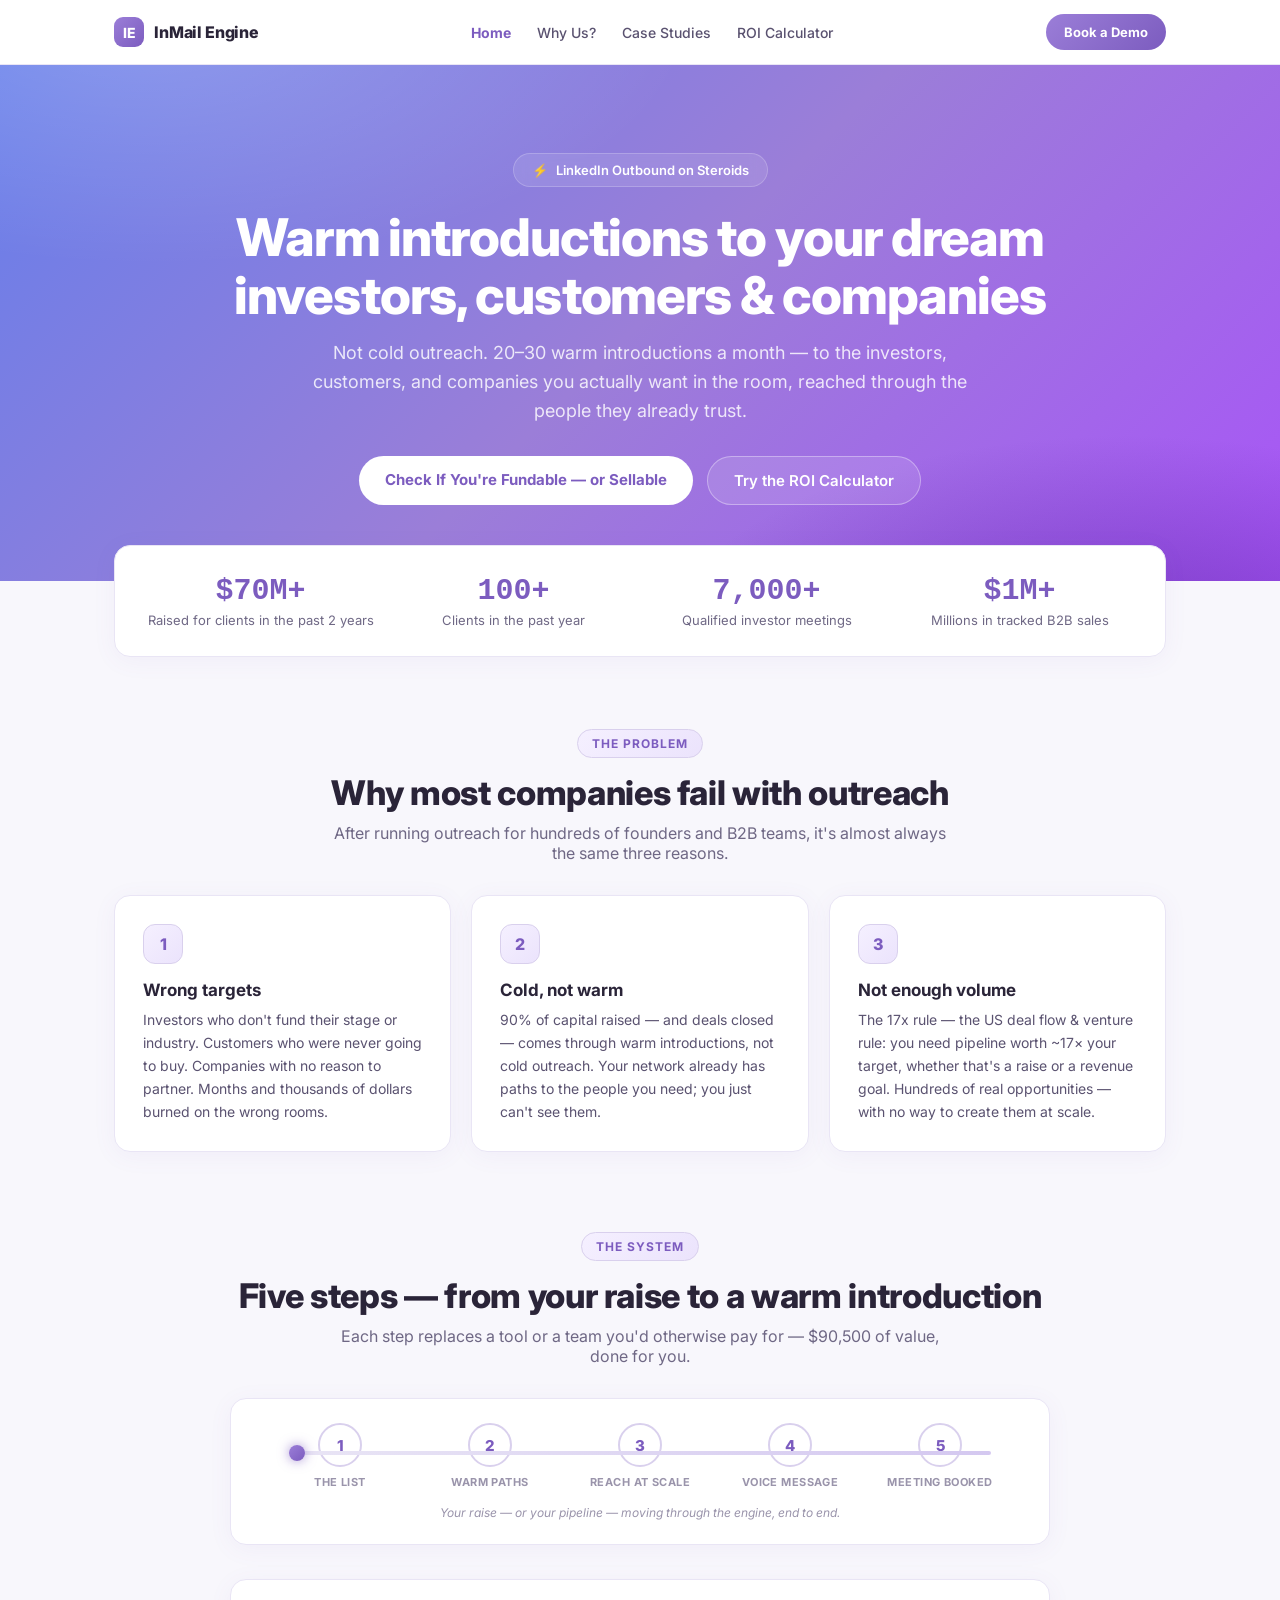
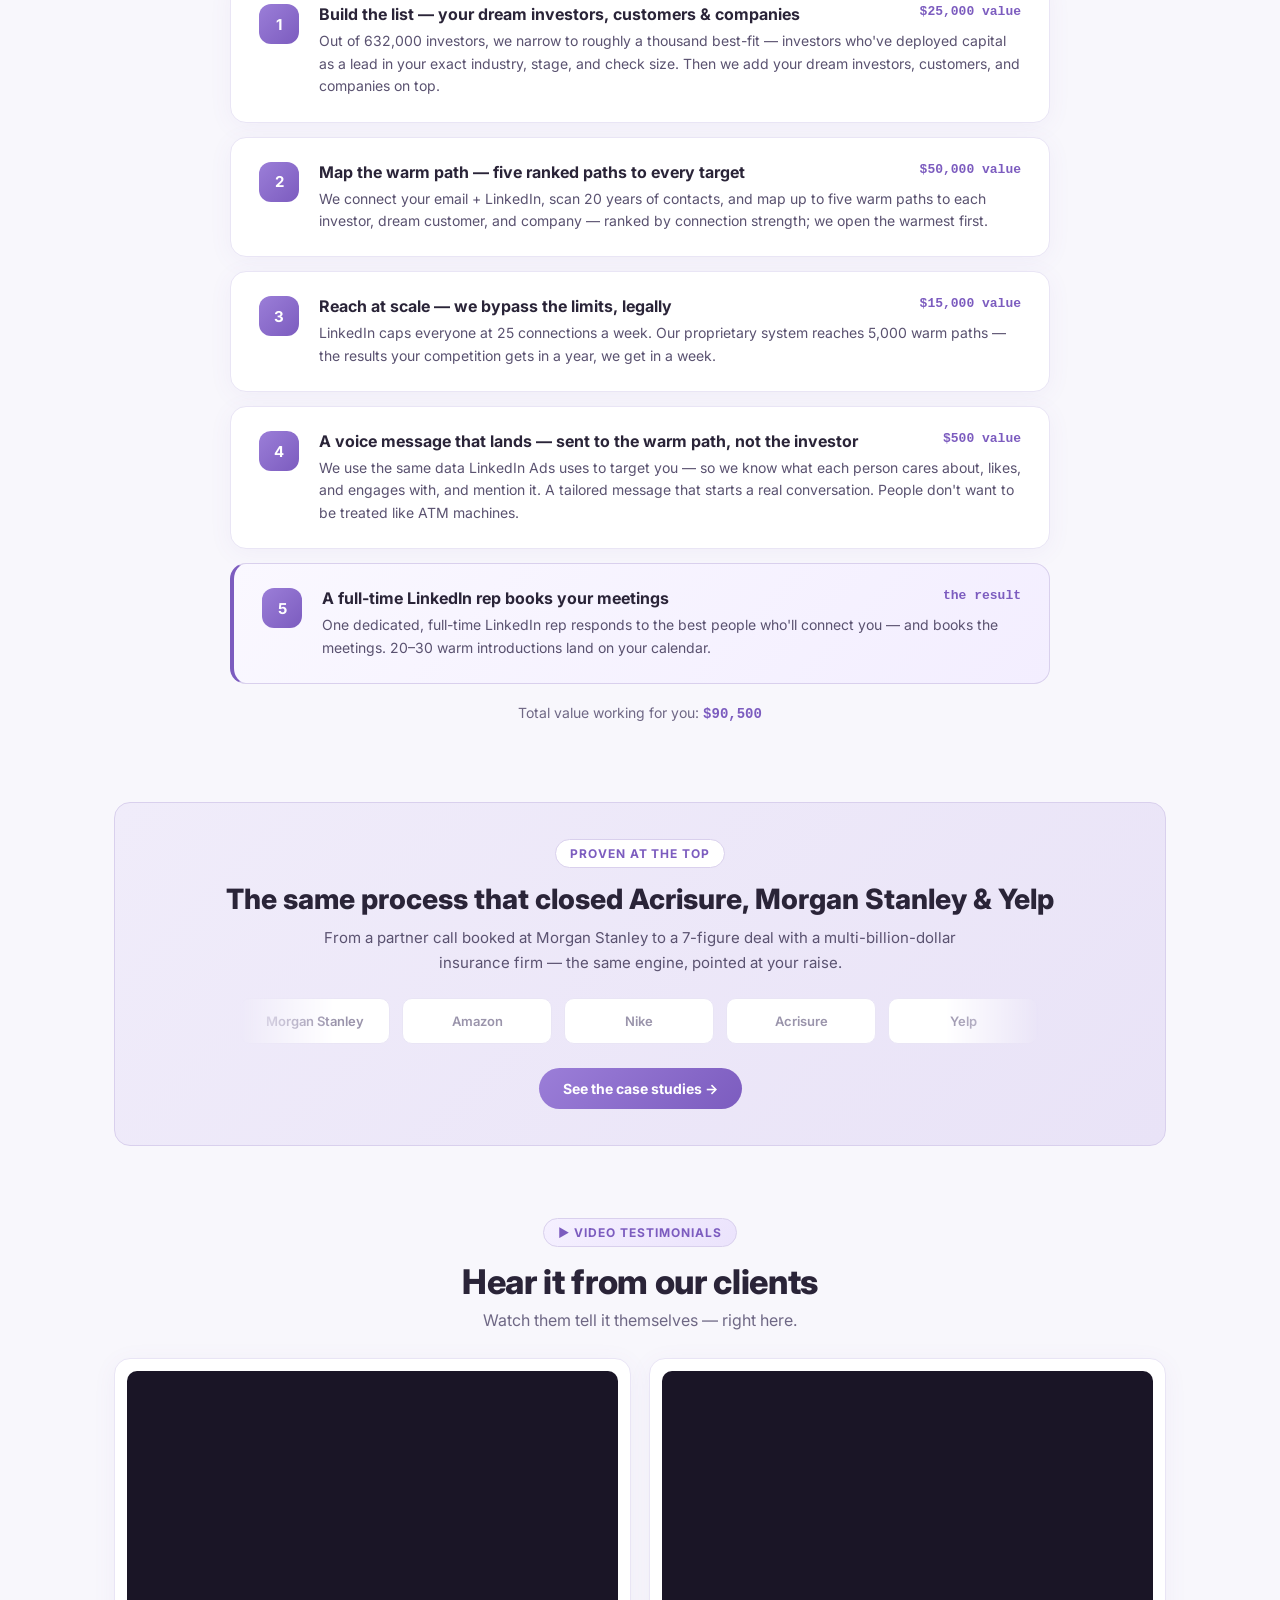
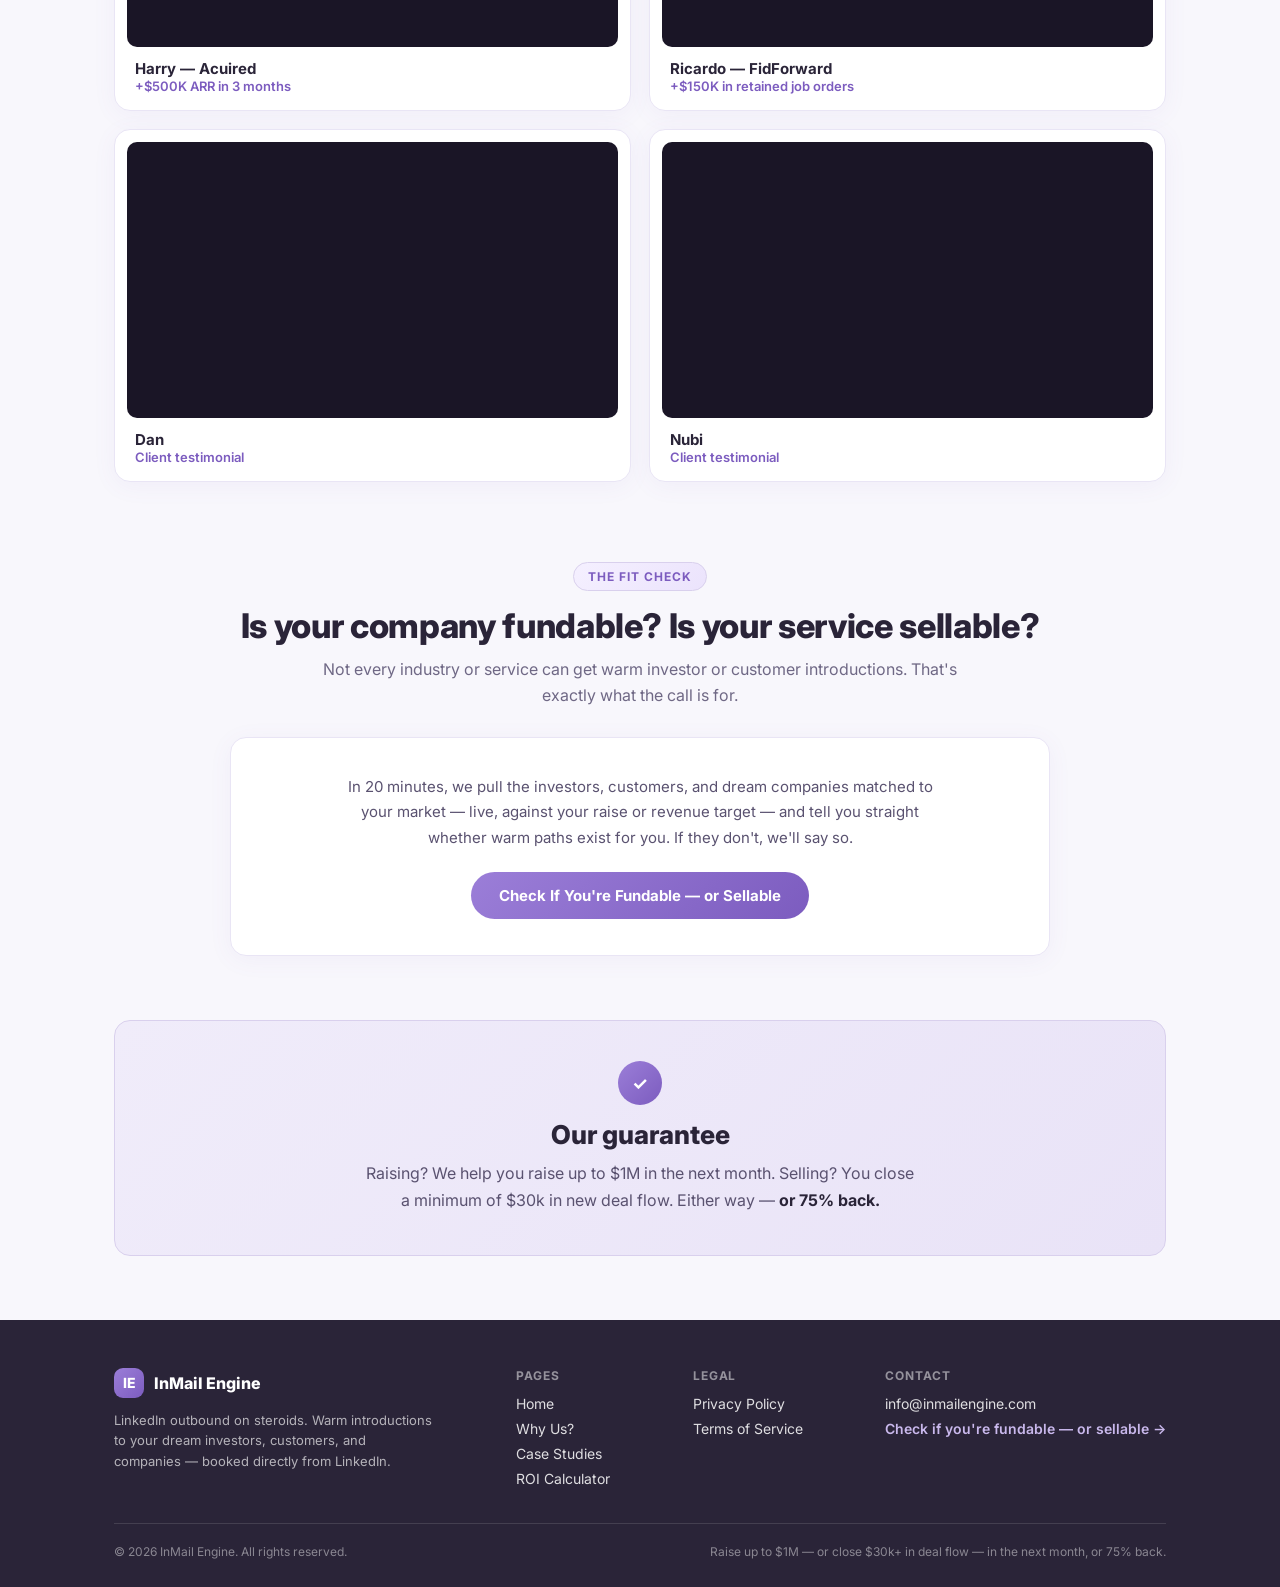
<file: index.html>
<!DOCTYPE html>
<html lang="en">
<head>
<meta charset="utf-8">
<meta name="viewport" content="width=device-width, initial-scale=1">
<title>InMail Engine — Warm Introductions to Your Dream Investors, Customers &amp; Companies</title>
<meta name="description" content="Not cold outreach. 20–30 warm introductions a month — to the investors, customers, and companies you actually want in the room, reached through the people they already trust.">
<link rel="preconnect" href="https://fonts.googleapis.com">
<link rel="preconnect" href="https://fonts.gstatic.com" crossorigin>
<link href="https://fonts.googleapis.com/css2?family=Inter:wght@300;400;500;600;700;800&display=swap" rel="stylesheet">
<link rel="stylesheet" href="/assets/site.css">
<style>
  @media (max-width: 640px) { .ie-hero-h1 { font-size: 32px !important; } }
</style>
</head>
<body>

<!-- NAV -->
<nav class="ie-nav">
  <div class="ie-nav-inner">
    <a href="/" class="ie-logo">
      <span class="ie-logo-mark">IE</span>
      <span style="font-weight: 800; font-size: 16px; letter-spacing: -0.01em">InMail Engine</span>
    </a>
    <div class="ie-nav-links">
      <a href="/" class="ie-nav-link active">Home</a>
      <a href="/why-us" class="ie-nav-link">Why Us?</a>
      <a href="/case-studies" class="ie-nav-link">Case Studies</a>
      <a href="/calculator" class="ie-nav-link">ROI Calculator</a>
    </div>
    <a href="https://calendly.com/inmailengine/funding-fit-audit-with-hezekiah" target="_blank" rel="noopener" class="ie-btn-nav">Book a Demo</a>
  </div>
</nav>

<!-- HERO -->
<div style="background: radial-gradient(900px 420px at 12% -10%, rgba(255,255,255,0.22), transparent 60%), radial-gradient(760px 360px at 88% 115%, rgba(76,29,149,0.5), transparent 62%), linear-gradient(135deg, #667eea 0%, #9b7ed8 50%, #a855f7 100%); color: #ffffff; text-align: center; padding: 88px 24px 76px">
  <div style="display: inline-flex; align-items: center; gap: 8px; background: rgba(255,255,255,0.1); border: 1px solid rgba(255,255,255,0.2); backdrop-filter: blur(8px); border-radius: 999px; padding: 8px 18px; font-size: 13px; font-weight: 600">
    <span>&#9889;</span><span>LinkedIn Outbound on Steroids</span>
  </div>
  <h1 class="ie-hero-h1" style="font-size: 52px; font-weight: 800; margin: 22px auto 14px; letter-spacing: -0.02em; max-width: 820px; line-height: 1.12">Warm introductions to your dream investors, customers &amp; companies</h1>
  <p style="color: rgba(255,255,255,0.82); font-size: 18px; max-width: 680px; margin: 0 auto 30px; line-height: 1.6">Not cold outreach. 20–30 warm introductions a month — to the investors, customers, and companies you actually want in the room, reached through the people they already trust.</p>
  <div style="display: flex; gap: 14px; justify-content: center; flex-wrap: wrap">
    <a href="https://calendly.com/inmailengine/funding-fit-audit-with-hezekiah" target="_blank" rel="noopener" class="ie-btn-hero-primary">Check If You're Fundable — or Sellable</a>
    <a href="/calculator" class="ie-btn-hero-secondary">Try the ROI Calculator</a>
  </div>
</div>

<!-- STATS STRIP -->
<div style="max-width: 1100px; margin: -36px auto 0; padding: 0 24px; position: relative">
  <div class="ie-grid3 ie-card" style="padding: 28px; display: grid; grid-template-columns: repeat(4, 1fr); gap: 18px; text-align: center">
    <div>
      <div class="ie-count" data-val="70" data-prefix="$" data-suffix="M+" style="font-size: 30px; font-weight: 800; color: #7c5cbf; font-family: 'SF Mono', Monaco, monospace">$70M+</div>
      <div style="font-size: 13px; color: #6f6885; margin-top: 4px">Raised for clients in the past 2 years</div>
    </div>
    <div>
      <div class="ie-count" data-val="100" data-suffix="+" style="font-size: 30px; font-weight: 800; color: #7c5cbf; font-family: 'SF Mono', Monaco, monospace">100+</div>
      <div style="font-size: 13px; color: #6f6885; margin-top: 4px">Clients in the past year</div>
    </div>
    <div>
      <div class="ie-count" data-val="7000" data-suffix="+" style="font-size: 30px; font-weight: 800; color: #7c5cbf; font-family: 'SF Mono', Monaco, monospace">7,000+</div>
      <div style="font-size: 13px; color: #6f6885; margin-top: 4px">Qualified investor meetings</div>
    </div>
    <div>
      <div class="ie-count" data-val="1" data-prefix="$" data-suffix="M+" style="font-size: 30px; font-weight: 800; color: #7c5cbf; font-family: 'SF Mono', Monaco, monospace">$1M+</div>
      <div style="font-size: 13px; color: #6f6885; margin-top: 4px">Millions in tracked B2B sales</div>
    </div>
  </div>
</div>

<div style="max-width: 1100px; margin: 0 auto; padding: 0 24px">

  <!-- PROBLEM -->
  <div class="ie-reveal" style="text-align: center; margin: 72px 0 32px">
    <div style="display: inline-flex; align-items: center; gap: 6px; background: linear-gradient(135deg, #f5f0ff, #ebe3fc); border: 1px solid #d9d0ed; color: #7c5cbf; border-radius: 999px; padding: 6px 14px; font-size: 12px; font-weight: 700; letter-spacing: 0.08em">THE PROBLEM</div>
    <h2 style="font-size: 34px; font-weight: 800; margin: 14px 0 10px; letter-spacing: -0.01em">Why most companies fail with outreach</h2>
    <p style="color: #6f6885; font-size: 16px; margin: 0 auto; max-width: 620px">After running outreach for hundreds of founders and B2B teams, it's almost always the same three reasons.</p>
  </div>
  <div class="ie-grid3 ie-reveal" style="display: grid; grid-template-columns: repeat(3, 1fr); gap: 20px">
    <div class="ie-card ie-card-lift" style="padding: 28px">
      <div style="width: 40px; height: 40px; border-radius: 12px; background: linear-gradient(135deg, #f5f0ff, #ebe3fc); border: 1px solid #d9d0ed; color: #7c5cbf; display: flex; align-items: center; justify-content: center; font-weight: 800; font-size: 16px; margin-bottom: 16px">1</div>
      <div style="font-weight: 700; font-size: 17px; margin-bottom: 8px">Wrong targets</div>
      <div style="font-size: 14px; color: #5a5270; line-height: 1.65">Investors who don't fund their stage or industry. Customers who were never going to buy. Companies with no reason to partner. Months and thousands of dollars burned on the wrong rooms.</div>
    </div>
    <div class="ie-card ie-card-lift" style="padding: 28px">
      <div style="width: 40px; height: 40px; border-radius: 12px; background: linear-gradient(135deg, #f5f0ff, #ebe3fc); border: 1px solid #d9d0ed; color: #7c5cbf; display: flex; align-items: center; justify-content: center; font-weight: 800; font-size: 16px; margin-bottom: 16px">2</div>
      <div style="font-weight: 700; font-size: 17px; margin-bottom: 8px">Cold, not warm</div>
      <div style="font-size: 14px; color: #5a5270; line-height: 1.65">90% of capital raised — and deals closed — comes through warm introductions, not cold outreach. Your network already has paths to the people you need; you just can't see them.</div>
    </div>
    <div class="ie-card ie-card-lift" style="padding: 28px">
      <div style="width: 40px; height: 40px; border-radius: 12px; background: linear-gradient(135deg, #f5f0ff, #ebe3fc); border: 1px solid #d9d0ed; color: #7c5cbf; display: flex; align-items: center; justify-content: center; font-weight: 800; font-size: 16px; margin-bottom: 16px">3</div>
      <div style="font-weight: 700; font-size: 17px; margin-bottom: 8px">Not enough volume</div>
      <div style="font-size: 14px; color: #5a5270; line-height: 1.65">The 17x rule — the US deal flow &amp; venture rule: you need pipeline worth ~17× your target, whether that's a raise or a revenue goal. Hundreds of real opportunities — with no way to create them at scale.</div>
    </div>
  </div>

  <!-- SYSTEM -->
  <div class="ie-reveal" style="text-align: center; margin: 80px 0 32px">
    <div style="display: inline-flex; align-items: center; gap: 6px; background: linear-gradient(135deg, #f5f0ff, #ebe3fc); border: 1px solid #d9d0ed; color: #7c5cbf; border-radius: 999px; padding: 6px 14px; font-size: 12px; font-weight: 700; letter-spacing: 0.08em">THE SYSTEM</div>
    <h2 style="font-size: 34px; font-weight: 800; margin: 14px 0 10px; letter-spacing: -0.01em">Five steps — from your raise to a warm introduction</h2>
    <p style="color: #6f6885; font-size: 16px; margin: 0 auto; max-width: 620px">Each step replaces a tool or a team you'd otherwise pay for — $90,500 of value, done for you.</p>
  </div>

  <!-- ANIMATED PIPELINE -->
  <div class="ie-reveal ie-card" style="max-width: 820px; margin: 0 auto 34px; padding: 30px 34px 24px">
    <div style="position: relative; height: 4px; background: linear-gradient(90deg, #e9e5f5, #d4c8f0); border-radius: 2px; margin: 22px 24px 0">
      <div style="position: absolute; top: -6px; width: 16px; height: 16px; border-radius: 50%; background: linear-gradient(135deg, #9b7ed8, #7c5cbf); box-shadow: 0 0 12px rgba(124,92,191,0.65); animation: ie-flow 8s linear infinite"></div>
    </div>
    <div style="display: flex; justify-content: space-between; margin-top: -32px">
      <div style="display: flex; flex-direction: column; align-items: center; gap: 8px; width: 20%">
        <div style="width: 44px; height: 44px; border-radius: 50%; background: #ffffff; border: 2px solid #d9d0ed; color: #7c5cbf; display: flex; align-items: center; justify-content: center; font-weight: 800; font-size: 15px; animation: ie-nodeflash 8s linear infinite; animation-delay: 0s">1</div>
        <div style="font-size: 11px; font-weight: 700; color: #9a94ab; text-align: center; letter-spacing: 0.04em; animation: ie-labelflash 8s linear infinite; animation-delay: 0s">THE LIST</div>
      </div>
      <div style="display: flex; flex-direction: column; align-items: center; gap: 8px; width: 20%">
        <div style="width: 44px; height: 44px; border-radius: 50%; background: #ffffff; border: 2px solid #d9d0ed; color: #7c5cbf; display: flex; align-items: center; justify-content: center; font-weight: 800; font-size: 15px; animation: ie-nodeflash 8s linear infinite; animation-delay: 1.85s">2</div>
        <div style="font-size: 11px; font-weight: 700; color: #9a94ab; text-align: center; letter-spacing: 0.04em; animation: ie-labelflash 8s linear infinite; animation-delay: 1.85s">WARM PATHS</div>
      </div>
      <div style="display: flex; flex-direction: column; align-items: center; gap: 8px; width: 20%">
        <div style="width: 44px; height: 44px; border-radius: 50%; background: #ffffff; border: 2px solid #d9d0ed; color: #7c5cbf; display: flex; align-items: center; justify-content: center; font-weight: 800; font-size: 15px; animation: ie-nodeflash 8s linear infinite; animation-delay: 3.75s">3</div>
        <div style="font-size: 11px; font-weight: 700; color: #9a94ab; text-align: center; letter-spacing: 0.04em; animation: ie-labelflash 8s linear infinite; animation-delay: 3.75s">REACH AT SCALE</div>
      </div>
      <div style="display: flex; flex-direction: column; align-items: center; gap: 8px; width: 20%">
        <div style="width: 44px; height: 44px; border-radius: 50%; background: #ffffff; border: 2px solid #d9d0ed; color: #7c5cbf; display: flex; align-items: center; justify-content: center; font-weight: 800; font-size: 15px; animation: ie-nodeflash 8s linear infinite; animation-delay: 5.65s">4</div>
        <div style="font-size: 11px; font-weight: 700; color: #9a94ab; text-align: center; letter-spacing: 0.04em; animation: ie-labelflash 8s linear infinite; animation-delay: 5.65s">VOICE MESSAGE</div>
      </div>
      <div style="display: flex; flex-direction: column; align-items: center; gap: 8px; width: 20%">
        <div style="width: 44px; height: 44px; border-radius: 50%; background: #ffffff; border: 2px solid #d9d0ed; color: #7c5cbf; display: flex; align-items: center; justify-content: center; font-weight: 800; font-size: 15px; animation: ie-nodeflash 8s linear infinite; animation-delay: 7.55s">5</div>
        <div style="font-size: 11px; font-weight: 700; color: #9a94ab; text-align: center; letter-spacing: 0.04em; animation: ie-labelflash 8s linear infinite; animation-delay: 7.55s">MEETING BOOKED</div>
      </div>
    </div>
    <div style="text-align: center; font-size: 12px; color: #9a94ab; font-style: italic; margin-top: 16px">Your raise — or your pipeline — moving through the engine, end to end.</div>
  </div>
  <div style="max-width: 820px; margin: 0 auto; display: flex; flex-direction: column; gap: 14px">
    <div class="ie-reveal ie-card" style="padding: 24px 28px; display: flex; gap: 20px; align-items: flex-start; transition-delay: 0s">
      <div style="flex: 0 0 auto; width: 40px; height: 40px; border-radius: 12px; background: linear-gradient(135deg, #9b7ed8, #7c5cbf); color: #ffffff; display: flex; align-items: center; justify-content: center; font-weight: 700; font-size: 15px">1</div>
      <div style="flex: 1">
        <div style="display: flex; justify-content: space-between; gap: 12px; flex-wrap: wrap">
          <div style="font-weight: 700; font-size: 16px">Build the list — your dream investors, customers &amp; companies</div>
          <div style="font-size: 13px; font-weight: 700; color: #7c5cbf; font-family: 'SF Mono', Monaco, monospace">$25,000 value</div>
        </div>
        <div style="font-size: 14px; color: #5a5270; line-height: 1.6; margin-top: 6px">Out of 632,000 investors, we narrow to roughly a thousand best-fit — investors who've deployed capital as a lead in your exact industry, stage, and check size. Then we add your dream investors, customers, and companies on top.</div>
      </div>
    </div>
    <div class="ie-reveal ie-card" style="padding: 24px 28px; display: flex; gap: 20px; align-items: flex-start; transition-delay: 0.12s">
      <div style="flex: 0 0 auto; width: 40px; height: 40px; border-radius: 12px; background: linear-gradient(135deg, #9b7ed8, #7c5cbf); color: #ffffff; display: flex; align-items: center; justify-content: center; font-weight: 700; font-size: 15px">2</div>
      <div style="flex: 1">
        <div style="display: flex; justify-content: space-between; gap: 12px; flex-wrap: wrap">
          <div style="font-weight: 700; font-size: 16px">Map the warm path — five ranked paths to every target</div>
          <div style="font-size: 13px; font-weight: 700; color: #7c5cbf; font-family: 'SF Mono', Monaco, monospace">$50,000 value</div>
        </div>
        <div style="font-size: 14px; color: #5a5270; line-height: 1.6; margin-top: 6px">We connect your email + LinkedIn, scan 20 years of contacts, and map up to five warm paths to each investor, dream customer, and company — ranked by connection strength; we open the warmest first.</div>
      </div>
    </div>
    <div class="ie-reveal ie-card" style="padding: 24px 28px; display: flex; gap: 20px; align-items: flex-start; transition-delay: 0.24s">
      <div style="flex: 0 0 auto; width: 40px; height: 40px; border-radius: 12px; background: linear-gradient(135deg, #9b7ed8, #7c5cbf); color: #ffffff; display: flex; align-items: center; justify-content: center; font-weight: 700; font-size: 15px">3</div>
      <div style="flex: 1">
        <div style="display: flex; justify-content: space-between; gap: 12px; flex-wrap: wrap">
          <div style="font-weight: 700; font-size: 16px">Reach at scale — we bypass the limits, legally</div>
          <div style="font-size: 13px; font-weight: 700; color: #7c5cbf; font-family: 'SF Mono', Monaco, monospace">$15,000 value</div>
        </div>
        <div style="font-size: 14px; color: #5a5270; line-height: 1.6; margin-top: 6px">LinkedIn caps everyone at 25 connections a week. Our proprietary system reaches 5,000 warm paths — the results your competition gets in a year, we get in a week.</div>
      </div>
    </div>
    <div class="ie-reveal ie-card" style="padding: 24px 28px; display: flex; gap: 20px; align-items: flex-start; transition-delay: 0.36s">
      <div style="flex: 0 0 auto; width: 40px; height: 40px; border-radius: 12px; background: linear-gradient(135deg, #9b7ed8, #7c5cbf); color: #ffffff; display: flex; align-items: center; justify-content: center; font-weight: 700; font-size: 15px">4</div>
      <div style="flex: 1">
        <div style="display: flex; justify-content: space-between; gap: 12px; flex-wrap: wrap">
          <div style="font-weight: 700; font-size: 16px">A voice message that lands — sent to the warm path, not the investor</div>
          <div style="font-size: 13px; font-weight: 700; color: #7c5cbf; font-family: 'SF Mono', Monaco, monospace">$500 value</div>
        </div>
        <div style="font-size: 14px; color: #5a5270; line-height: 1.6; margin-top: 6px">We use the same data LinkedIn Ads uses to target you — so we know what each person cares about, likes, and engages with, and mention it. A tailored message that starts a real conversation. People don't want to be treated like ATM machines.</div>
      </div>
    </div>
    <div class="ie-reveal" style="background: linear-gradient(135deg, #faf8ff, #f3eeff); border: 1px solid #d9d0ed; border-left: 4px solid #7c5cbf; border-radius: 16px; padding: 24px 28px; display: flex; gap: 20px; align-items: flex-start; transition-delay: 0.48s">
      <div style="flex: 0 0 auto; width: 40px; height: 40px; border-radius: 12px; background: linear-gradient(135deg, #9b7ed8, #7c5cbf); color: #ffffff; display: flex; align-items: center; justify-content: center; font-weight: 700; font-size: 15px">5</div>
      <div style="flex: 1">
        <div style="display: flex; justify-content: space-between; gap: 12px; flex-wrap: wrap">
          <div style="font-weight: 700; font-size: 16px">A full-time LinkedIn rep books your meetings</div>
          <div style="font-size: 13px; font-weight: 700; color: #7c5cbf; font-family: 'SF Mono', Monaco, monospace">the result</div>
        </div>
        <div style="font-size: 14px; color: #5a5270; line-height: 1.6; margin-top: 6px">One dedicated, full-time LinkedIn rep responds to the best people who'll connect you — and books the meetings. 20–30 warm introductions land on your calendar.</div>
      </div>
    </div>
    <div style="text-align: center; font-size: 14px; color: #6f6885; padding-top: 6px">Total value working for you: <span style="font-weight: 800; color: #7c5cbf; font-family: 'SF Mono', Monaco, monospace">$90,500</span></div>
  </div>

  <!-- BIG CASE STUDY STRIP -->
  <div class="ie-reveal" style="background: linear-gradient(135deg, #f0ecfa, #e9e3f7); border: 1px solid #d9d0ed; border-radius: 16px; padding: 36px 32px; margin-top: 80px; text-align: center">
    <div style="display: inline-flex; align-items: center; gap: 6px; background: #ffffff; border: 1px solid #d9d0ed; color: #7c5cbf; border-radius: 999px; padding: 6px 14px; font-size: 12px; font-weight: 700; letter-spacing: 0.08em">PROVEN AT THE TOP</div>
    <h2 style="font-size: 28px; font-weight: 800; margin: 14px 0 10px">The same process that closed Acrisure, Morgan Stanley &amp; Yelp</h2>
    <p style="color: #5a5270; font-size: 15px; max-width: 640px; margin: 0 auto 22px; line-height: 1.65">From a partner call booked at Morgan Stanley to a 7-figure deal with a multi-billion-dollar insurance firm — the same engine, pointed at your raise.</p>
    <div style="overflow: hidden; max-width: 800px; margin: 0 auto 24px; mask-image: linear-gradient(90deg, transparent, #000 12%, #000 88%, transparent); -webkit-mask-image: linear-gradient(90deg, transparent, #000 12%, #000 88%, transparent)">
      <div style="display: flex; gap: 12px; width: max-content; animation: ie-marquee 20s linear infinite">
        <div style="min-width: 150px; background: #ffffff; border: 1px solid #e9e5f5; border-radius: 10px; padding: 14px 16px; font-size: 13px; font-weight: 600; color: #9a94ab; text-align: center; white-space: nowrap">Morgan Stanley</div>
        <div style="min-width: 150px; background: #ffffff; border: 1px solid #e9e5f5; border-radius: 10px; padding: 14px 16px; font-size: 13px; font-weight: 600; color: #9a94ab; text-align: center; white-space: nowrap">Amazon</div>
        <div style="min-width: 150px; background: #ffffff; border: 1px solid #e9e5f5; border-radius: 10px; padding: 14px 16px; font-size: 13px; font-weight: 600; color: #9a94ab; text-align: center; white-space: nowrap">Nike</div>
        <div style="min-width: 150px; background: #ffffff; border: 1px solid #e9e5f5; border-radius: 10px; padding: 14px 16px; font-size: 13px; font-weight: 600; color: #9a94ab; text-align: center; white-space: nowrap">Acrisure</div>
        <div style="min-width: 150px; background: #ffffff; border: 1px solid #e9e5f5; border-radius: 10px; padding: 14px 16px; font-size: 13px; font-weight: 600; color: #9a94ab; text-align: center; white-space: nowrap">Yelp</div>
        <div style="min-width: 150px; background: #ffffff; border: 1px solid #e9e5f5; border-radius: 10px; padding: 14px 16px; font-size: 13px; font-weight: 600; color: #9a94ab; text-align: center; white-space: nowrap">Morgan Stanley</div>
        <div style="min-width: 150px; background: #ffffff; border: 1px solid #e9e5f5; border-radius: 10px; padding: 14px 16px; font-size: 13px; font-weight: 600; color: #9a94ab; text-align: center; white-space: nowrap">Amazon</div>
        <div style="min-width: 150px; background: #ffffff; border: 1px solid #e9e5f5; border-radius: 10px; padding: 14px 16px; font-size: 13px; font-weight: 600; color: #9a94ab; text-align: center; white-space: nowrap">Nike</div>
        <div style="min-width: 150px; background: #ffffff; border: 1px solid #e9e5f5; border-radius: 10px; padding: 14px 16px; font-size: 13px; font-weight: 600; color: #9a94ab; text-align: center; white-space: nowrap">Acrisure</div>
        <div style="min-width: 150px; background: #ffffff; border: 1px solid #e9e5f5; border-radius: 10px; padding: 14px 16px; font-size: 13px; font-weight: 600; color: #9a94ab; text-align: center; white-space: nowrap">Yelp</div>
      </div>
    </div>
    <a href="/case-studies" class="ie-btn-gradient" style="font-size: 14px; padding: 12px 24px">See the case studies →</a>
  </div>

  <!-- VIDEO TESTIMONIALS -->
  <div class="ie-reveal" style="text-align: center; margin: 72px 0 28px">
    <div style="display: inline-flex; align-items: center; gap: 6px; background: linear-gradient(135deg, #f5f0ff, #ebe3fc); border: 1px solid #d9d0ed; color: #7c5cbf; border-radius: 999px; padding: 6px 14px; font-size: 12px; font-weight: 700; letter-spacing: 0.08em">&#9654; VIDEO TESTIMONIALS</div>
    <h2 style="font-size: 34px; font-weight: 800; margin: 14px 0 8px; letter-spacing: -0.01em">Hear it from our clients</h2>
    <p style="color: #6f6885; font-size: 16px; margin: 0">Watch them tell it themselves — right here.</p>
  </div>
  <div class="ie-grid2 ie-reveal" style="display: grid; grid-template-columns: 1fr 1fr; gap: 18px">
    <div class="ie-card" style="padding: 12px 12px 16px">
      <div style="position: relative; padding-bottom: 56.25%; height: 0; border-radius: 10px; overflow: hidden; background: #1a1526">
        <iframe src="https://player.vimeo.com/video/1075993790" frameborder="0" allow="autoplay; fullscreen; picture-in-picture" allowfullscreen style="position: absolute; top: 0; left: 0; width: 100%; height: 100%"></iframe>
      </div>
      <div style="padding: 12px 8px 0">
        <div style="font-weight: 700; font-size: 15px">Harry — Acuired</div>
        <div style="font-size: 13px; color: #7c5cbf; font-weight: 600">+$500K ARR in 3 months</div>
      </div>
    </div>
    <div class="ie-card" style="padding: 12px 12px 16px">
      <div style="position: relative; padding-bottom: 56.25%; height: 0; border-radius: 10px; overflow: hidden; background: #1a1526">
        <iframe src="https://player.vimeo.com/video/1149347819" frameborder="0" allow="autoplay; fullscreen; picture-in-picture" allowfullscreen style="position: absolute; top: 0; left: 0; width: 100%; height: 100%"></iframe>
      </div>
      <div style="padding: 12px 8px 0">
        <div style="font-weight: 700; font-size: 15px">Ricardo — FidForward</div>
        <div style="font-size: 13px; color: #7c5cbf; font-weight: 600">+$150K in retained job orders</div>
      </div>
    </div>
    <div class="ie-card" style="padding: 12px 12px 16px">
      <div style="position: relative; padding-bottom: 56.25%; height: 0; border-radius: 10px; overflow: hidden; background: #1a1526">
        <iframe src="https://player.vimeo.com/video/925294931" frameborder="0" allow="autoplay; fullscreen; picture-in-picture" allowfullscreen style="position: absolute; top: 0; left: 0; width: 100%; height: 100%"></iframe>
      </div>
      <div style="padding: 12px 8px 0">
        <div style="font-weight: 700; font-size: 15px">Dan</div>
        <div style="font-size: 13px; color: #7c5cbf; font-weight: 600">Client testimonial</div>
      </div>
    </div>
    <div class="ie-card" style="padding: 12px 12px 16px">
      <div style="position: relative; padding-bottom: 56.25%; height: 0; border-radius: 10px; overflow: hidden; background: #1a1526">
        <iframe src="https://player.vimeo.com/video/1149346822" frameborder="0" allow="autoplay; fullscreen; picture-in-picture" allowfullscreen style="position: absolute; top: 0; left: 0; width: 100%; height: 100%"></iframe>
      </div>
      <div style="padding: 12px 8px 0">
        <div style="font-weight: 700; font-size: 15px">Nubi</div>
        <div style="font-size: 13px; color: #7c5cbf; font-weight: 600">Client testimonial</div>
      </div>
    </div>
  </div>

  <!-- FIT CHECK -->
  <div class="ie-reveal" style="text-align: center; margin: 80px 0 28px">
    <div style="display: inline-flex; align-items: center; gap: 6px; background: linear-gradient(135deg, #f5f0ff, #ebe3fc); border: 1px solid #d9d0ed; color: #7c5cbf; border-radius: 999px; padding: 6px 14px; font-size: 12px; font-weight: 700; letter-spacing: 0.08em">THE FIT CHECK</div>
    <h2 style="font-size: 34px; font-weight: 800; margin: 14px 0 10px; letter-spacing: -0.01em">Is your company fundable? Is your service sellable?</h2>
    <p style="color: #6f6885; font-size: 16px; margin: 0 auto; max-width: 640px; line-height: 1.65">Not every industry or service can get warm investor or customer introductions. That's exactly what the call is for.</p>
  </div>
  <div class="ie-reveal ie-card" style="padding: 36px 32px; max-width: 820px; margin: 0 auto; text-align: center">
    <p style="font-size: 15px; color: #5a5270; line-height: 1.7; max-width: 620px; margin: 0 auto 22px">In 20 minutes, we pull the investors, customers, and dream companies matched to your market — live, against your raise or revenue target — and tell you straight whether warm paths exist for you. If they don't, we'll say so.</p>
    <a href="https://calendly.com/inmailengine/funding-fit-audit-with-hezekiah" target="_blank" rel="noopener" class="ie-btn-gradient" style="font-size: 15px; padding: 14px 28px">Check If You're Fundable — or Sellable</a>
  </div>

  <!-- GUARANTEE -->
  <div class="ie-reveal" style="background: linear-gradient(135deg, #f0ecfa, #e9e3f7); border: 1px solid #d9d0ed; border-radius: 16px; padding: 40px 32px; margin-top: 64px; text-align: center">
    <div style="width: 44px; height: 44px; border-radius: 50%; background: linear-gradient(135deg, #9b7ed8, #7c5cbf); color: #ffffff; display: flex; align-items: center; justify-content: center; font-size: 18px; font-weight: 700; margin: 0 auto 14px">&#10003;</div>
    <h2 style="font-size: 26px; font-weight: 800; margin: 0 0 10px">Our guarantee</h2>
    <p style="font-size: 16px; color: #5a5270; line-height: 1.7; max-width: 560px; margin: 0 auto">Raising? We help you raise up to $1M in the next month. Selling? You close a minimum of $30k in new deal flow. Either way — <strong style="color: #2a2438">or 75% back.</strong></p>
  </div>
</div>

<!-- FOOTER -->
<footer style="background: #2a2438; color: #ffffff; margin-top: 64px">
  <div style="max-width: 1100px; margin: 0 auto; padding: 48px 24px 28px">
    <div style="display: flex; flex-wrap: wrap; gap: 40px; justify-content: space-between">
      <div style="max-width: 320px">
        <div style="display: flex; align-items: center; gap: 10px; margin-bottom: 12px">
          <span class="ie-logo-mark">IE</span>
          <span style="font-weight: 800; font-size: 16px">InMail Engine</span>
        </div>
        <div style="font-size: 13px; color: rgba(255,255,255,0.65); line-height: 1.6">LinkedIn outbound on steroids. Warm introductions to your dream investors, customers, and companies — booked directly from LinkedIn.</div>
      </div>
      <div>
        <div style="font-size: 12px; font-weight: 700; letter-spacing: 0.08em; color: rgba(255,255,255,0.5); margin-bottom: 12px">PAGES</div>
        <div style="display: flex; flex-direction: column; gap: 8px">
          <a href="/" class="ie-footer-link">Home</a>
          <a href="/why-us" class="ie-footer-link">Why Us?</a>
          <a href="/case-studies" class="ie-footer-link">Case Studies</a>
          <a href="/calculator" class="ie-footer-link">ROI Calculator</a>
        </div>
      </div>
      <div>
        <div style="font-size: 12px; font-weight: 700; letter-spacing: 0.08em; color: rgba(255,255,255,0.5); margin-bottom: 12px">LEGAL</div>
        <div style="display: flex; flex-direction: column; gap: 8px">
          <a href="/privacy-policy" class="ie-footer-link">Privacy Policy</a>
          <a href="/terms-of-service" class="ie-footer-link">Terms of Service</a>
        </div>
      </div>
      <div>
        <div style="font-size: 12px; font-weight: 700; letter-spacing: 0.08em; color: rgba(255,255,255,0.5); margin-bottom: 12px">CONTACT</div>
        <div style="display: flex; flex-direction: column; gap: 8px">
          <a href="mailto:info@inmailengine.com" class="ie-footer-link">info@inmailengine.com</a>
          <a href="https://calendly.com/inmailengine/funding-fit-audit-with-hezekiah" target="_blank" rel="noopener" class="ie-footer-cta">Check if you're fundable — or sellable →</a>
        </div>
      </div>
    </div>
    <div style="border-top: 1px solid rgba(255,255,255,0.12); margin-top: 36px; padding-top: 20px; display: flex; flex-wrap: wrap; gap: 12px; justify-content: space-between; font-size: 12px; color: rgba(255,255,255,0.45)">
      <span>© 2026 InMail Engine. All rights reserved.</span>
      <span>Raise up to $1M — or close $30k+ in deal flow — in the next month, or 75% back.</span>
    </div>
  </div>
</footer>

<script src="/assets/site.js"></script>
</body>
</html>
</file>
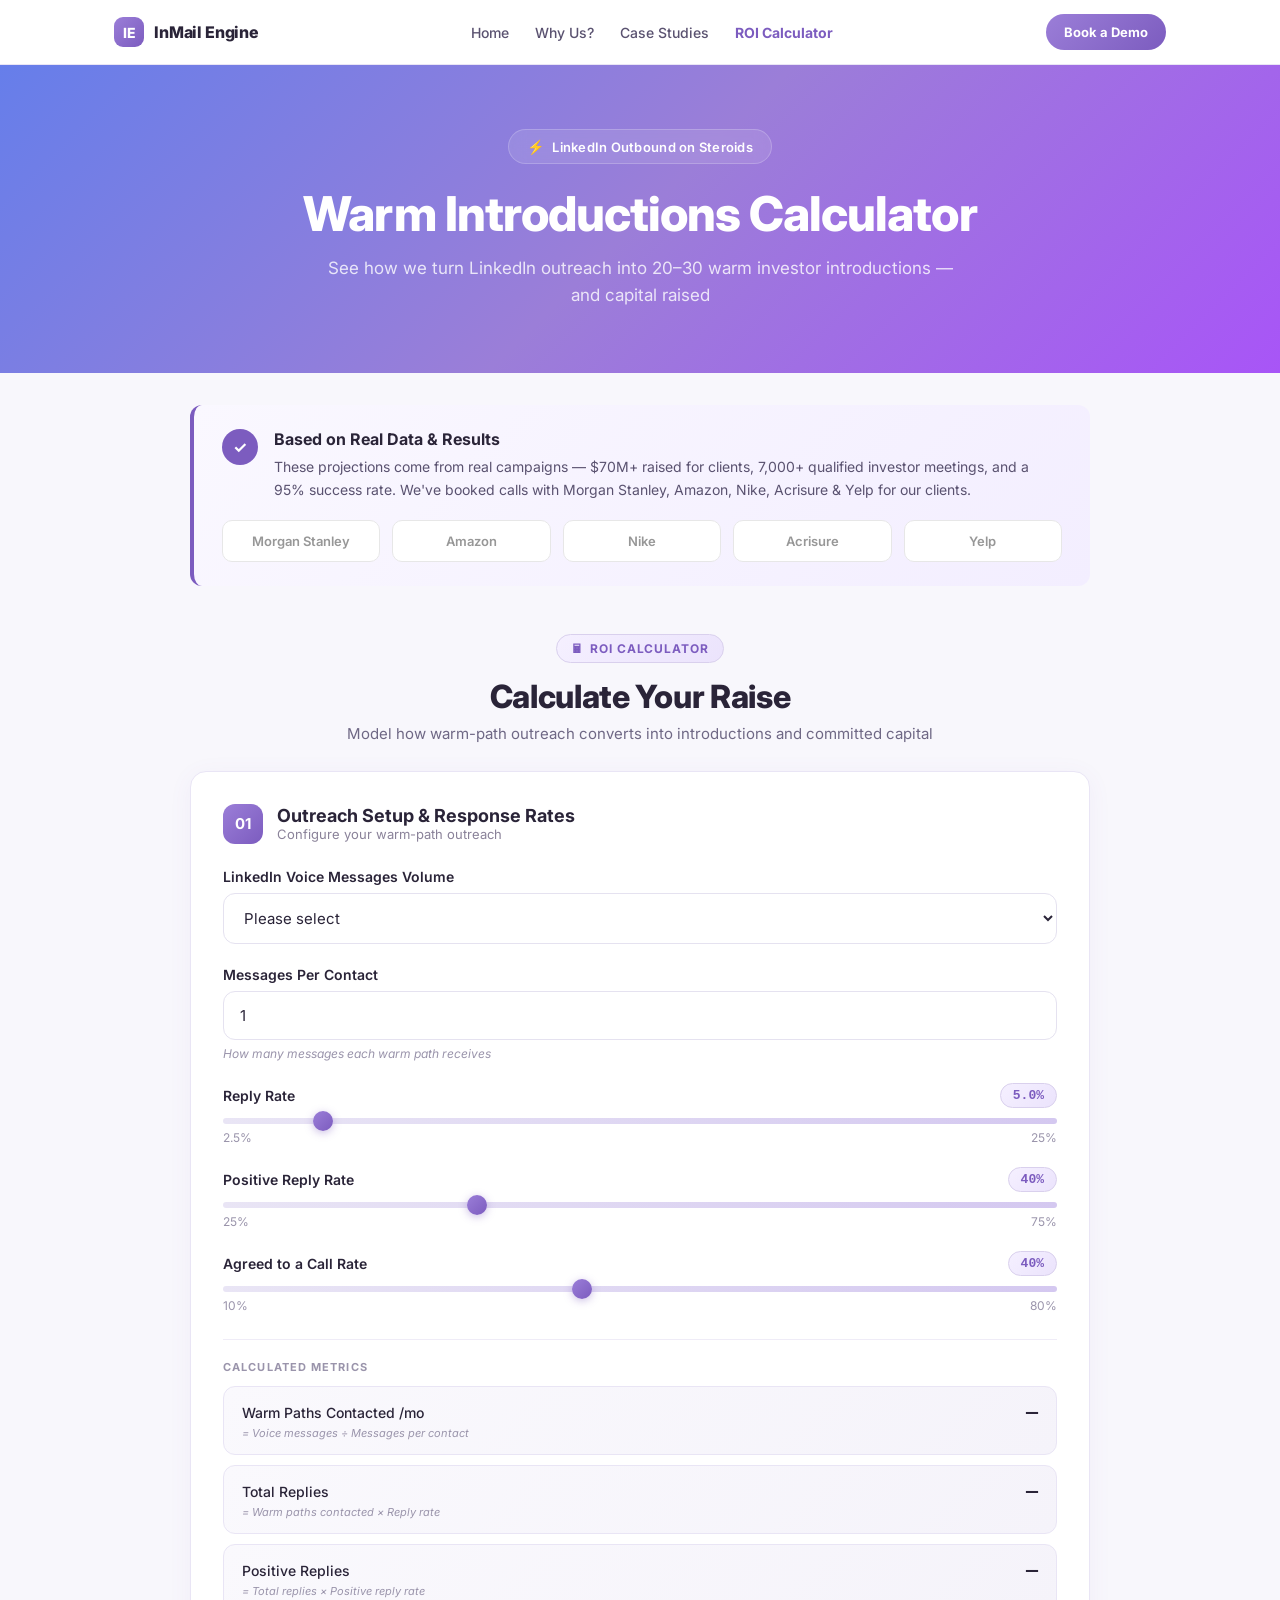
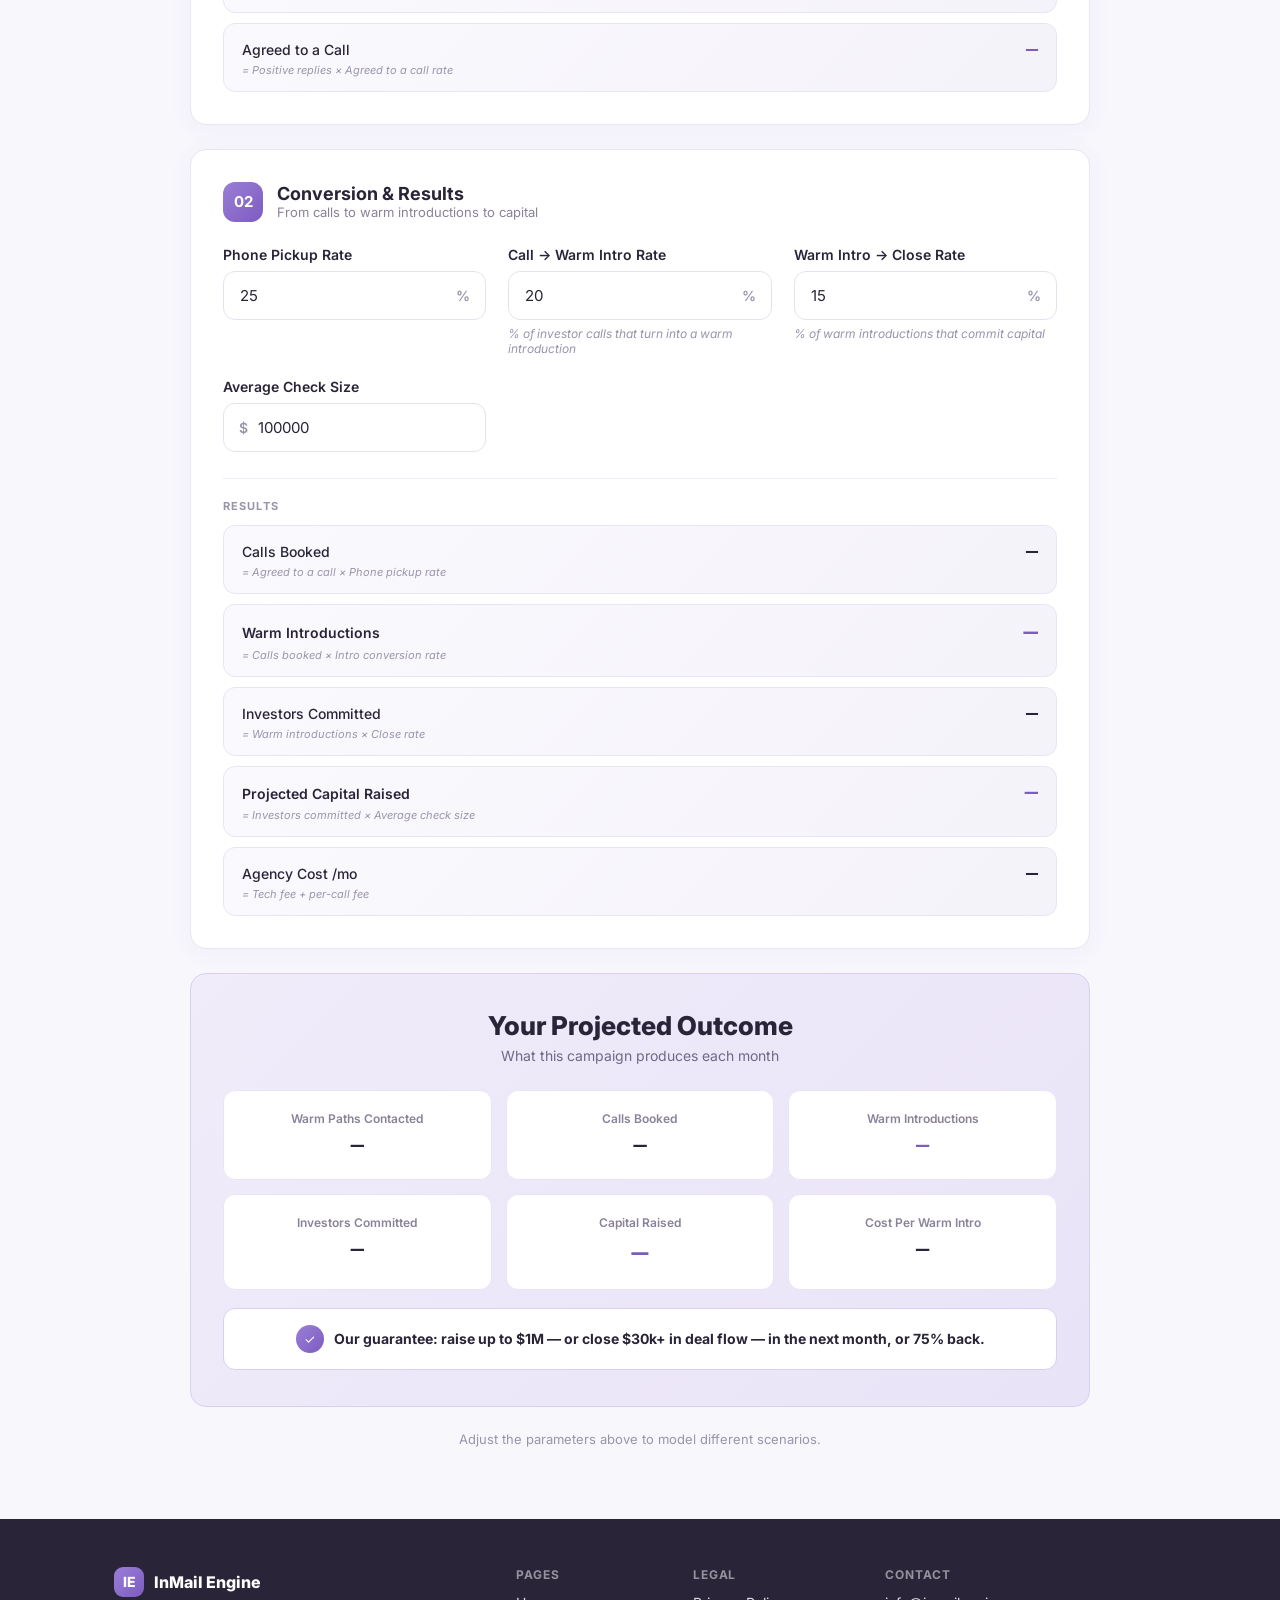
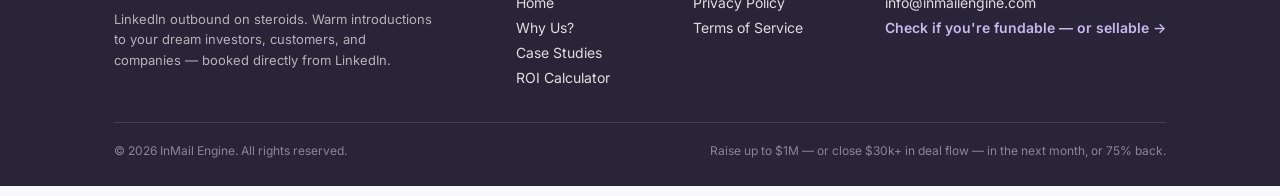
<file: calculator.html>
<!DOCTYPE html>
<html lang="en">
<head>
<meta charset="utf-8">
<meta name="viewport" content="width=device-width, initial-scale=1">
<title>Warm Introductions Calculator — InMail Engine</title>
<meta name="description" content="See how we turn LinkedIn outreach into 20–30 warm investor introductions — and capital raised. Model your raise with real campaign data.">
<link rel="preconnect" href="https://fonts.googleapis.com">
<link rel="preconnect" href="https://fonts.gstatic.com" crossorigin>
<link href="https://fonts.googleapis.com/css2?family=Inter:wght@300;400;500;600;700;800&display=swap" rel="stylesheet">
<link rel="stylesheet" href="/assets/site.css">
<style>
  input[type="range"].wi-slider {
    -webkit-appearance: none; appearance: none; width: 100%; height: 6px; border-radius: 3px;
    background: linear-gradient(90deg, #e9e5f5, #d4c8f0); outline: none; margin: 10px 0 6px;
  }
  input[type="range"].wi-slider::-webkit-slider-thumb {
    -webkit-appearance: none; appearance: none; width: 20px; height: 20px; border-radius: 50%;
    background: linear-gradient(135deg, #9b7ed8, #7c5cbf); cursor: pointer; border: none;
    box-shadow: 0 2px 8px rgba(124,92,191,0.4); transition: transform 0.2s;
  }
  input[type="range"].wi-slider::-webkit-slider-thumb:hover { transform: scale(1.1); }
  input[type="range"].wi-slider::-moz-range-thumb {
    width: 20px; height: 20px; border-radius: 50%;
    background: linear-gradient(135deg, #9b7ed8, #7c5cbf); cursor: pointer; border: none;
    box-shadow: 0 2px 8px rgba(124,92,191,0.4); transition: transform 0.2s;
  }
  input[type="range"].wi-slider::-moz-range-thumb:hover { transform: scale(1.1); }
  .wi-input { width: 100%; background: #ffffff; border: 1px solid #e5e2f0; border-radius: 12px; padding: 14px 16px; font-size: 15px; font-family: 'Inter', sans-serif; color: #2a2438; transition: border-color 0.2s, box-shadow 0.2s; }
  .wi-input:focus { border-color: #9b7ed8 !important; box-shadow: 0 0 0 3px rgba(155,126,216,0.15) !important; outline: none; }
  .wi-metric { background: linear-gradient(135deg, #faf9fd, #f5f3fa); border: 1px solid #e9e5f5; border-radius: 12px; padding: 14px 18px; }
  .wi-pill { background: linear-gradient(135deg, #f5f0ff, #ebe3fc); border: 1px solid #d9d0ed; color: #7c5cbf; border-radius: 999px; padding: 4px 12px; font-size: 13px; font-weight: 700; font-family: 'SF Mono', Monaco, monospace; }
  .wi-summary-cell { background: #ffffff; border: 1px solid #e9e5f5; border-radius: 12px; padding: 20px 14px; text-align: center; transition: transform 0.2s; }
  .wi-summary-cell:hover { transform: translateY(-2px); }
  @media (max-width: 640px) {
    .wi-card { padding: 24px !important; }
    .wi-summary-grid { grid-template-columns: 1fr !important; }
    .wi-logo-strip { flex-wrap: wrap !important; }
  }
</style>
</head>
<body>

<!-- NAV -->
<nav class="ie-nav">
  <div class="ie-nav-inner">
    <a href="/" class="ie-logo">
      <span class="ie-logo-mark">IE</span>
      <span style="font-weight: 800; font-size: 16px; letter-spacing: -0.01em">InMail Engine</span>
    </a>
    <div class="ie-nav-links">
      <a href="/" class="ie-nav-link">Home</a>
      <a href="/why-us" class="ie-nav-link">Why Us?</a>
      <a href="/case-studies" class="ie-nav-link">Case Studies</a>
      <a href="/calculator" class="ie-nav-link active">ROI Calculator</a>
    </div>
    <a href="https://calendly.com/inmailengine/funding-fit-audit-with-hezekiah" target="_blank" rel="noopener" class="ie-btn-nav">Book a Demo</a>
  </div>
</nav>

<!-- HERO -->
<div style="background: linear-gradient(135deg, #667eea 0%, #9b7ed8 50%, #a855f7 100%); color: #ffffff; text-align: center; padding: 64px 24px">
  <div style="display: inline-flex; align-items: center; gap: 8px; background: rgba(255,255,255,0.1); border: 1px solid rgba(255,255,255,0.2); backdrop-filter: blur(8px); border-radius: 999px; padding: 8px 18px; font-size: 13px; font-weight: 600; letter-spacing: 0.02em">
    <span style="font-size: 14px">&#9889;</span>
    <span>LinkedIn Outbound on Steroids</span>
  </div>
  <h1 class="ie-hero-h1" style="font-size: 48px; font-weight: 800; margin: 20px 0 12px; letter-spacing: -0.02em">Warm Introductions Calculator</h1>
  <p style="color: rgba(255,255,255,0.8); font-size: 17px; max-width: 640px; margin: 0 auto; line-height: 1.6">See how we turn LinkedIn outreach into 20–30 warm investor introductions — and capital raised</p>
</div>

<div style="max-width: 1100px; margin: 0 auto; padding: 0 24px">

  <!-- CREDIBILITY BANNER -->
  <div style="background: linear-gradient(135deg, #faf8ff, #f3eeff); border-left: 4px solid #7c5cbf; border-radius: 12px; padding: 24px 28px; margin: 32px auto 0; max-width: 900px">
    <div style="display: flex; gap: 16px; align-items: flex-start">
      <div style="flex: 0 0 auto; width: 36px; height: 36px; border-radius: 50%; background: #7c5cbf; color: #ffffff; display: flex; align-items: center; justify-content: center; font-size: 16px; font-weight: 700">&#10003;</div>
      <div>
        <div style="font-weight: 700; font-size: 16px; margin-bottom: 6px">Based on Real Data &amp; Results</div>
        <div style="font-size: 14px; line-height: 1.65; color: #5a5270">These projections come from real campaigns — $70M+ raised for clients, 7,000+ qualified investor meetings, and a 95% success rate. We've booked calls with Morgan Stanley, Amazon, Nike, Acrisure &amp; Yelp for our clients.</div>
      </div>
    </div>
    <div class="wi-logo-strip" style="display: flex; gap: 12px; margin-top: 18px; justify-content: space-between">
      <div style="flex: 1; min-width: 120px; background: #ffffff; border: 1px solid #e9e5f5; border-radius: 10px; padding: 12px 8px; text-align: center; font-size: 13px; font-weight: 600; color: #9a94ab; filter: grayscale(1)">Morgan Stanley</div>
      <div style="flex: 1; min-width: 120px; background: #ffffff; border: 1px solid #e9e5f5; border-radius: 10px; padding: 12px 8px; text-align: center; font-size: 13px; font-weight: 600; color: #9a94ab; filter: grayscale(1)">Amazon</div>
      <div style="flex: 1; min-width: 120px; background: #ffffff; border: 1px solid #e9e5f5; border-radius: 10px; padding: 12px 8px; text-align: center; font-size: 13px; font-weight: 600; color: #9a94ab; filter: grayscale(1)">Nike</div>
      <div style="flex: 1; min-width: 120px; background: #ffffff; border: 1px solid #e9e5f5; border-radius: 10px; padding: 12px 8px; text-align: center; font-size: 13px; font-weight: 600; color: #9a94ab; filter: grayscale(1)">Acrisure</div>
      <div style="flex: 1; min-width: 120px; background: #ffffff; border: 1px solid #e9e5f5; border-radius: 10px; padding: 12px 8px; text-align: center; font-size: 13px; font-weight: 600; color: #9a94ab; filter: grayscale(1)">Yelp</div>
    </div>
  </div>

  <!-- CALCULATOR HEADER -->
  <div style="text-align: center; margin: 48px 0 28px">
    <div class="ie-badge"><span>&#128425;</span><span>ROI CALCULATOR</span></div>
    <h2 style="font-size: 32px; font-weight: 800; margin: 14px 0 8px; letter-spacing: -0.01em">Calculate Your Raise</h2>
    <p style="color: #6f6885; font-size: 15px; margin: 0">Model how warm-path outreach converts into introductions and committed capital</p>
  </div>

  <div style="max-width: 900px; margin: 0 auto; display: flex; flex-direction: column; gap: 24px">

    <!-- CARD 01 -->
    <div class="wi-card ie-card" style="padding: 32px">
      <div style="display: flex; align-items: center; gap: 14px; margin-bottom: 24px">
        <div style="width: 40px; height: 40px; border-radius: 12px; background: linear-gradient(135deg, #9b7ed8, #7c5cbf); color: #ffffff; display: flex; align-items: center; justify-content: center; font-weight: 700; font-size: 15px">01</div>
        <div>
          <div style="font-weight: 700; font-size: 18px">Outreach Setup &amp; Response Rates</div>
          <div style="font-size: 13px; color: #8a8299">Configure your warm-path outreach</div>
        </div>
      </div>

      <div style="display: flex; flex-direction: column; gap: 22px">
        <div>
          <label style="display: block; font-size: 14px; font-weight: 600; margin-bottom: 8px" for="wi-volume">LinkedIn Voice Messages Volume</label>
          <select class="wi-input" id="wi-volume" style="cursor: pointer">
            <option value="0" selected>Please select</option>
            <option value="10000">10,000 LinkedIn Voice Messages / mo</option>
            <option value="20000">20,000 LinkedIn Voice Messages / mo</option>
            <option value="60000">60,000 LinkedIn Voice Messages / mo</option>
          </select>
        </div>

        <div>
          <label style="display: block; font-size: 14px; font-weight: 600; margin-bottom: 8px" for="wi-mpc">Messages Per Contact</label>
          <input class="wi-input" id="wi-mpc" type="number" min="1" max="10" step="1" value="1">
          <div style="font-size: 12px; color: #9a94ab; font-style: italic; margin-top: 6px">How many messages each warm path receives</div>
        </div>

        <div>
          <div style="display: flex; justify-content: space-between; align-items: center">
            <label style="font-size: 14px; font-weight: 600" for="wi-reply">Reply Rate</label>
            <span class="wi-pill" id="wi-reply-label">5.0%</span>
          </div>
          <input type="range" class="wi-slider" id="wi-reply" min="2.5" max="25" step="0.5" value="5">
          <div style="display: flex; justify-content: space-between; font-size: 12px; color: #9a94ab">
            <span>2.5%</span><span>25%</span>
          </div>
        </div>

        <div>
          <div style="display: flex; justify-content: space-between; align-items: center">
            <label style="font-size: 14px; font-weight: 600" for="wi-posreply">Positive Reply Rate</label>
            <span class="wi-pill" id="wi-posreply-label">40%</span>
          </div>
          <input type="range" class="wi-slider" id="wi-posreply" min="25" max="75" step="1" value="40">
          <div style="display: flex; justify-content: space-between; font-size: 12px; color: #9a94ab">
            <span>25%</span><span>75%</span>
          </div>
        </div>

        <div>
          <div style="display: flex; justify-content: space-between; align-items: center">
            <label style="font-size: 14px; font-weight: 600" for="wi-agreed">Agreed to a Call Rate</label>
            <span class="wi-pill" id="wi-agreed-label">40%</span>
          </div>
          <input type="range" class="wi-slider" id="wi-agreed" min="10" max="80" step="1" value="40">
          <div style="display: flex; justify-content: space-between; font-size: 12px; color: #9a94ab">
            <span>10%</span><span>80%</span>
          </div>
        </div>
      </div>

      <div style="border-top: 1px solid #efecf7; margin-top: 26px; padding-top: 20px">
        <div style="font-size: 11px; font-weight: 700; letter-spacing: 0.1em; color: #9a94ab; margin-bottom: 12px">CALCULATED METRICS</div>
        <div style="display: flex; flex-direction: column; gap: 10px">
          <div class="wi-metric">
            <div style="display: flex; justify-content: space-between; align-items: center; gap: 12px">
              <span style="font-size: 14px; font-weight: 500">Warm Paths Contacted /mo</span>
              <span style="font-family: 'SF Mono', Monaco, monospace; font-size: 20px; font-weight: 700" id="wi-contacted">—</span>
            </div>
            <div style="font-size: 11px; font-style: italic; color: #9a94ab; margin-top: 2px">= Voice messages ÷ Messages per contact</div>
          </div>
          <div class="wi-metric">
            <div style="display: flex; justify-content: space-between; align-items: center; gap: 12px">
              <span style="font-size: 14px; font-weight: 500">Total Replies</span>
              <span style="font-family: 'SF Mono', Monaco, monospace; font-size: 20px; font-weight: 700" id="wi-replies">—</span>
            </div>
            <div style="font-size: 11px; font-style: italic; color: #9a94ab; margin-top: 2px">= Warm paths contacted × Reply rate</div>
          </div>
          <div class="wi-metric">
            <div style="display: flex; justify-content: space-between; align-items: center; gap: 12px">
              <span style="font-size: 14px; font-weight: 500">Positive Replies</span>
              <span style="font-family: 'SF Mono', Monaco, monospace; font-size: 20px; font-weight: 700" id="wi-posreplies">—</span>
            </div>
            <div style="font-size: 11px; font-style: italic; color: #9a94ab; margin-top: 2px">= Total replies × Positive reply rate</div>
          </div>
          <div class="wi-metric">
            <div style="display: flex; justify-content: space-between; align-items: center; gap: 12px">
              <span style="font-size: 14px; font-weight: 500">Agreed to a Call</span>
              <span style="font-family: 'SF Mono', Monaco, monospace; font-size: 20px; font-weight: 700; color: #7c5cbf" id="wi-agreedcount">—</span>
            </div>
            <div style="font-size: 11px; font-style: italic; color: #9a94ab; margin-top: 2px">= Positive replies × Agreed to a call rate</div>
          </div>
        </div>
      </div>
    </div>

    <!-- CARD 02 -->
    <div class="wi-card ie-card" style="padding: 32px">
      <div style="display: flex; align-items: center; gap: 14px; margin-bottom: 24px">
        <div style="width: 40px; height: 40px; border-radius: 12px; background: linear-gradient(135deg, #9b7ed8, #7c5cbf); color: #ffffff; display: flex; align-items: center; justify-content: center; font-weight: 700; font-size: 15px">02</div>
        <div>
          <div style="font-weight: 700; font-size: 18px">Conversion &amp; Results</div>
          <div style="font-size: 13px; color: #8a8299">From calls to warm introductions to capital</div>
        </div>
      </div>

      <div style="display: grid; grid-template-columns: repeat(auto-fit, minmax(240px, 1fr)); gap: 22px">
        <div>
          <label style="display: block; font-size: 14px; font-weight: 600; margin-bottom: 8px" for="wi-pickup">Phone Pickup Rate</label>
          <div style="position: relative">
            <input class="wi-input" id="wi-pickup" type="number" min="0" max="100" step="1" value="25" style="padding-right: 42px">
            <span style="position: absolute; right: 16px; top: 50%; transform: translateY(-50%); color: #9a94ab; font-size: 14px; font-weight: 600; pointer-events: none">%</span>
          </div>
        </div>
        <div>
          <label style="display: block; font-size: 14px; font-weight: 600; margin-bottom: 8px" for="wi-introrate">Call → Warm Intro Rate</label>
          <div style="position: relative">
            <input class="wi-input" id="wi-introrate" type="number" min="0" max="100" step="1" value="20" style="padding-right: 42px">
            <span style="position: absolute; right: 16px; top: 50%; transform: translateY(-50%); color: #9a94ab; font-size: 14px; font-weight: 600; pointer-events: none">%</span>
          </div>
          <div style="font-size: 12px; color: #9a94ab; font-style: italic; margin-top: 6px">% of investor calls that turn into a warm introduction</div>
        </div>
        <div>
          <label style="display: block; font-size: 14px; font-weight: 600; margin-bottom: 8px" for="wi-closerate">Warm Intro → Close Rate</label>
          <div style="position: relative">
            <input class="wi-input" id="wi-closerate" type="number" min="0" max="100" step="1" value="15" style="padding-right: 42px">
            <span style="position: absolute; right: 16px; top: 50%; transform: translateY(-50%); color: #9a94ab; font-size: 14px; font-weight: 600; pointer-events: none">%</span>
          </div>
          <div style="font-size: 12px; color: #9a94ab; font-style: italic; margin-top: 6px">% of warm introductions that commit capital</div>
        </div>
        <div>
          <label style="display: block; font-size: 14px; font-weight: 600; margin-bottom: 8px" for="wi-checksize">Average Check Size</label>
          <div style="position: relative">
            <span style="position: absolute; left: 16px; top: 50%; transform: translateY(-50%); color: #9a94ab; font-size: 14px; font-weight: 600; pointer-events: none">$</span>
            <input class="wi-input" id="wi-checksize" type="number" min="0" step="5000" value="100000" style="padding-left: 34px">
          </div>
        </div>
      </div>

      <div style="border-top: 1px solid #efecf7; margin-top: 26px; padding-top: 20px">
        <div style="font-size: 11px; font-weight: 700; letter-spacing: 0.1em; color: #9a94ab; margin-bottom: 12px">RESULTS</div>
        <div style="display: flex; flex-direction: column; gap: 10px">
          <div class="wi-metric">
            <div style="display: flex; justify-content: space-between; align-items: center; gap: 12px">
              <span style="font-size: 14px; font-weight: 500">Calls Booked</span>
              <span style="font-family: 'SF Mono', Monaco, monospace; font-size: 20px; font-weight: 700" id="wi-callsbooked">—</span>
            </div>
            <div style="font-size: 11px; font-style: italic; color: #9a94ab; margin-top: 2px">= Agreed to a call × Phone pickup rate</div>
          </div>
          <div class="wi-metric">
            <div style="display: flex; justify-content: space-between; align-items: center; gap: 12px">
              <span style="font-size: 14px; font-weight: 600">Warm Introductions</span>
              <span style="font-family: 'SF Mono', Monaco, monospace; font-size: 24px; font-weight: 700; color: #7c5cbf" id="wi-warmintros">—</span>
            </div>
            <div style="font-size: 11px; font-style: italic; color: #9a94ab; margin-top: 2px">= Calls booked × Intro conversion rate</div>
          </div>
          <div class="wi-metric">
            <div style="display: flex; justify-content: space-between; align-items: center; gap: 12px">
              <span style="font-size: 14px; font-weight: 500">Investors Committed</span>
              <span style="font-family: 'SF Mono', Monaco, monospace; font-size: 20px; font-weight: 700" id="wi-committed">—</span>
            </div>
            <div style="font-size: 11px; font-style: italic; color: #9a94ab; margin-top: 2px">= Warm introductions × Close rate</div>
          </div>
          <div class="wi-metric">
            <div style="display: flex; justify-content: space-between; align-items: center; gap: 12px">
              <span style="font-size: 14px; font-weight: 600">Projected Capital Raised</span>
              <span style="font-family: 'SF Mono', Monaco, monospace; font-size: 22px; font-weight: 700; color: #7c5cbf" id="wi-capital">—</span>
            </div>
            <div style="font-size: 11px; font-style: italic; color: #9a94ab; margin-top: 2px">= Investors committed × Average check size</div>
          </div>
          <div class="wi-metric">
            <div style="display: flex; justify-content: space-between; align-items: center; gap: 12px">
              <span style="font-size: 14px; font-weight: 500">Agency Cost /mo</span>
              <span style="font-family: 'SF Mono', Monaco, monospace; font-size: 20px; font-weight: 700" id="wi-agencycost">—</span>
            </div>
            <div style="font-size: 11px; font-style: italic; color: #9a94ab; margin-top: 2px">= Tech fee + per-call fee</div>
          </div>
        </div>
      </div>
    </div>

    <!-- SUMMARY -->
    <div class="wi-card" style="background: linear-gradient(135deg, #f0ecfa, #e9e3f7); border: 1px solid #d9d0ed; border-radius: 16px; padding: 36px 32px">
      <div style="text-align: center; margin-bottom: 26px">
        <h2 style="font-size: 26px; font-weight: 800; margin: 0 0 6px">Your Projected Outcome</h2>
        <p style="color: #6f6885; font-size: 14px; margin: 0">What this campaign produces each month</p>
      </div>
      <div class="wi-summary-grid" style="display: grid; grid-template-columns: repeat(3, 1fr); gap: 14px">
        <div class="wi-summary-cell">
          <div style="font-size: 12px; font-weight: 600; color: #8a8299; margin-bottom: 8px">Warm Paths Contacted</div>
          <div style="font-family: 'SF Mono', Monaco, monospace; font-size: 22px; font-weight: 700" id="wi-s-contacted">—</div>
        </div>
        <div class="wi-summary-cell">
          <div style="font-size: 12px; font-weight: 600; color: #8a8299; margin-bottom: 8px">Calls Booked</div>
          <div style="font-family: 'SF Mono', Monaco, monospace; font-size: 22px; font-weight: 700" id="wi-s-callsbooked">—</div>
        </div>
        <div class="wi-summary-cell">
          <div style="font-size: 12px; font-weight: 600; color: #8a8299; margin-bottom: 8px">Warm Introductions</div>
          <div style="font-family: 'SF Mono', Monaco, monospace; font-size: 22px; font-weight: 700; color: #7c5cbf" id="wi-s-warmintros">—</div>
        </div>
        <div class="wi-summary-cell">
          <div style="font-size: 12px; font-weight: 600; color: #8a8299; margin-bottom: 8px">Investors Committed</div>
          <div style="font-family: 'SF Mono', Monaco, monospace; font-size: 22px; font-weight: 700" id="wi-s-committed">—</div>
        </div>
        <div class="wi-summary-cell">
          <div style="font-size: 12px; font-weight: 600; color: #8a8299; margin-bottom: 8px">Capital Raised</div>
          <div style="font-family: 'SF Mono', Monaco, monospace; font-size: 28px; font-weight: 800; color: #7c5cbf" id="wi-s-capital">—</div>
        </div>
        <div class="wi-summary-cell">
          <div style="font-size: 12px; font-weight: 600; color: #8a8299; margin-bottom: 8px">Cost Per Warm Intro</div>
          <div style="font-family: 'SF Mono', Monaco, monospace; font-size: 22px; font-weight: 700" id="wi-s-costperintro">—</div>
        </div>
      </div>
      <div style="display: flex; align-items: center; justify-content: center; gap: 10px; background: #ffffff; border: 1px solid #d9d0ed; border-radius: 12px; padding: 16px 20px; margin-top: 18px">
        <span style="width: 28px; height: 28px; border-radius: 50%; background: linear-gradient(135deg, #9b7ed8, #7c5cbf); color: #ffffff; display: flex; align-items: center; justify-content: center; font-size: 13px; flex: 0 0 auto">&#10003;</span>
        <span style="font-weight: 700; font-size: 14px; text-align: center">Our guarantee: raise up to $1M — or close $30k+ in deal flow — in the next month, or 75% back.</span>
      </div>
    </div>

    <div style="text-align: center; font-size: 13px; color: #9a94ab; padding-bottom: 8px">Adjust the parameters above to model different scenarios.</div>
  </div>
</div>

<!-- FOOTER -->
<footer style="background: #2a2438; color: #ffffff; margin-top: 64px">
  <div style="max-width: 1100px; margin: 0 auto; padding: 48px 24px 28px">
    <div style="display: flex; flex-wrap: wrap; gap: 40px; justify-content: space-between">
      <div style="max-width: 320px">
        <div style="display: flex; align-items: center; gap: 10px; margin-bottom: 12px">
          <span class="ie-logo-mark">IE</span>
          <span style="font-weight: 800; font-size: 16px">InMail Engine</span>
        </div>
        <div style="font-size: 13px; color: rgba(255,255,255,0.65); line-height: 1.6">LinkedIn outbound on steroids. Warm introductions to your dream investors, customers, and companies — booked directly from LinkedIn.</div>
      </div>
      <div>
        <div style="font-size: 12px; font-weight: 700; letter-spacing: 0.08em; color: rgba(255,255,255,0.5); margin-bottom: 12px">PAGES</div>
        <div style="display: flex; flex-direction: column; gap: 8px">
          <a href="/" class="ie-footer-link">Home</a>
          <a href="/why-us" class="ie-footer-link">Why Us?</a>
          <a href="/case-studies" class="ie-footer-link">Case Studies</a>
          <a href="/calculator" class="ie-footer-link">ROI Calculator</a>
        </div>
      </div>
      <div>
        <div style="font-size: 12px; font-weight: 700; letter-spacing: 0.08em; color: rgba(255,255,255,0.5); margin-bottom: 12px">LEGAL</div>
        <div style="display: flex; flex-direction: column; gap: 8px">
          <a href="/privacy-policy" class="ie-footer-link">Privacy Policy</a>
          <a href="/terms-of-service" class="ie-footer-link">Terms of Service</a>
        </div>
      </div>
      <div>
        <div style="font-size: 12px; font-weight: 700; letter-spacing: 0.08em; color: rgba(255,255,255,0.5); margin-bottom: 12px">CONTACT</div>
        <div style="display: flex; flex-direction: column; gap: 8px">
          <a href="mailto:info@inmailengine.com" class="ie-footer-link">info@inmailengine.com</a>
          <a href="https://calendly.com/inmailengine/funding-fit-audit-with-hezekiah" target="_blank" rel="noopener" class="ie-footer-cta">Check if you're fundable — or sellable →</a>
        </div>
      </div>
    </div>
    <div style="border-top: 1px solid rgba(255,255,255,0.12); margin-top: 36px; padding-top: 20px; display: flex; flex-wrap: wrap; gap: 12px; justify-content: space-between; font-size: 12px; color: rgba(255,255,255,0.45)">
      <span>© 2026 InMail Engine. All rights reserved.</span>
      <span>Raise up to $1M — or close $30k+ in deal flow — in the next month, or 75% back.</span>
    </div>
  </div>
</footer>

<script src="/assets/site.js"></script>
<script>
(function () {
  var PACKAGE_COST = { 10000: 1240, 20000: 2390, 60000: 7240 };
  var PER_CALL_FEE = 300;
  var DASH = '—';

  function $(id) { return document.getElementById(id); }
  function fmtNum(n) { return n.toLocaleString('en-US'); }
  function fmtCur(n) {
    return new Intl.NumberFormat('en-US', { style: 'currency', currency: 'USD', maximumFractionDigits: 0 }).format(n);
  }
  function clampInt(v, min, max) {
    var n = Math.floor(Number(v));
    if (isNaN(n)) return min;
    return Math.min(max, Math.max(min, n));
  }

  function update() {
    var volume = Number($('wi-volume').value);
    var mpc = clampInt($('wi-mpc').value, 1, 10);
    var replyRate = Number($('wi-reply').value);
    var posReplyRate = Number($('wi-posreply').value);
    var agreedRate = Number($('wi-agreed').value);
    var pickupRate = clampInt($('wi-pickup').value, 0, 100);
    var introRate = clampInt($('wi-introrate').value, 0, 100);
    var closeRate = clampInt($('wi-closerate').value, 0, 100);
    var checkSize = Math.max(0, Number($('wi-checksize').value) || 0);

    $('wi-reply-label').textContent = replyRate.toFixed(1) + '%';
    $('wi-posreply-label').textContent = Math.round(posReplyRate) + '%';
    $('wi-agreed-label').textContent = Math.round(agreedRate) + '%';

    var selected = volume > 0;
    var contacted = 0, replies = 0, posReplies = 0, agreed = 0, callsBooked = 0,
        warmIntros = 0, committed = 0, capital = 0, agencyCost = 0;
    var costPerIntro = DASH;

    if (selected) {
      contacted = Math.floor(volume / mpc);
      replies = Math.floor(contacted * replyRate / 100);
      posReplies = Math.floor(replies * posReplyRate / 100);
      agreed = Math.floor(posReplies * agreedRate / 100);
      callsBooked = Math.floor(agreed * pickupRate / 100);
      warmIntros = Math.floor(callsBooked * introRate / 100);
      committed = Math.floor(warmIntros * closeRate / 100);
      capital = committed * checkSize;
      agencyCost = (PACKAGE_COST[volume] || 0) + callsBooked * PER_CALL_FEE;
      costPerIntro = warmIntros > 0 ? fmtCur(agencyCost / warmIntros) : DASH;
    }

    $('wi-contacted').textContent = selected ? fmtNum(contacted) : DASH;
    $('wi-replies').textContent = selected ? fmtNum(replies) : DASH;
    $('wi-posreplies').textContent = selected ? fmtNum(posReplies) : DASH;
    $('wi-agreedcount').textContent = selected ? fmtNum(agreed) : DASH;
    $('wi-callsbooked').textContent = selected ? fmtNum(callsBooked) : DASH;
    $('wi-warmintros').textContent = selected ? fmtNum(warmIntros) : DASH;
    $('wi-committed').textContent = selected ? fmtNum(committed) : DASH;
    $('wi-capital').textContent = selected ? fmtCur(capital) : DASH;
    $('wi-agencycost').textContent = selected ? fmtCur(agencyCost) : DASH;

    $('wi-s-contacted').textContent = selected ? fmtNum(contacted) : DASH;
    $('wi-s-callsbooked').textContent = selected ? fmtNum(callsBooked) : DASH;
    $('wi-s-warmintros').textContent = selected ? fmtNum(warmIntros) : DASH;
    $('wi-s-committed').textContent = selected ? fmtNum(committed) : DASH;
    $('wi-s-capital').textContent = selected ? fmtCur(capital) : DASH;
    $('wi-s-costperintro').textContent = costPerIntro;
  }

  ['wi-volume', 'wi-mpc', 'wi-reply', 'wi-posreply', 'wi-agreed', 'wi-pickup', 'wi-introrate', 'wi-closerate', 'wi-checksize']
    .forEach(function (id) {
      $(id).addEventListener('input', update);
      $(id).addEventListener('change', update);
    });
  update();
})();
</script>
</body>
</html>
</file>
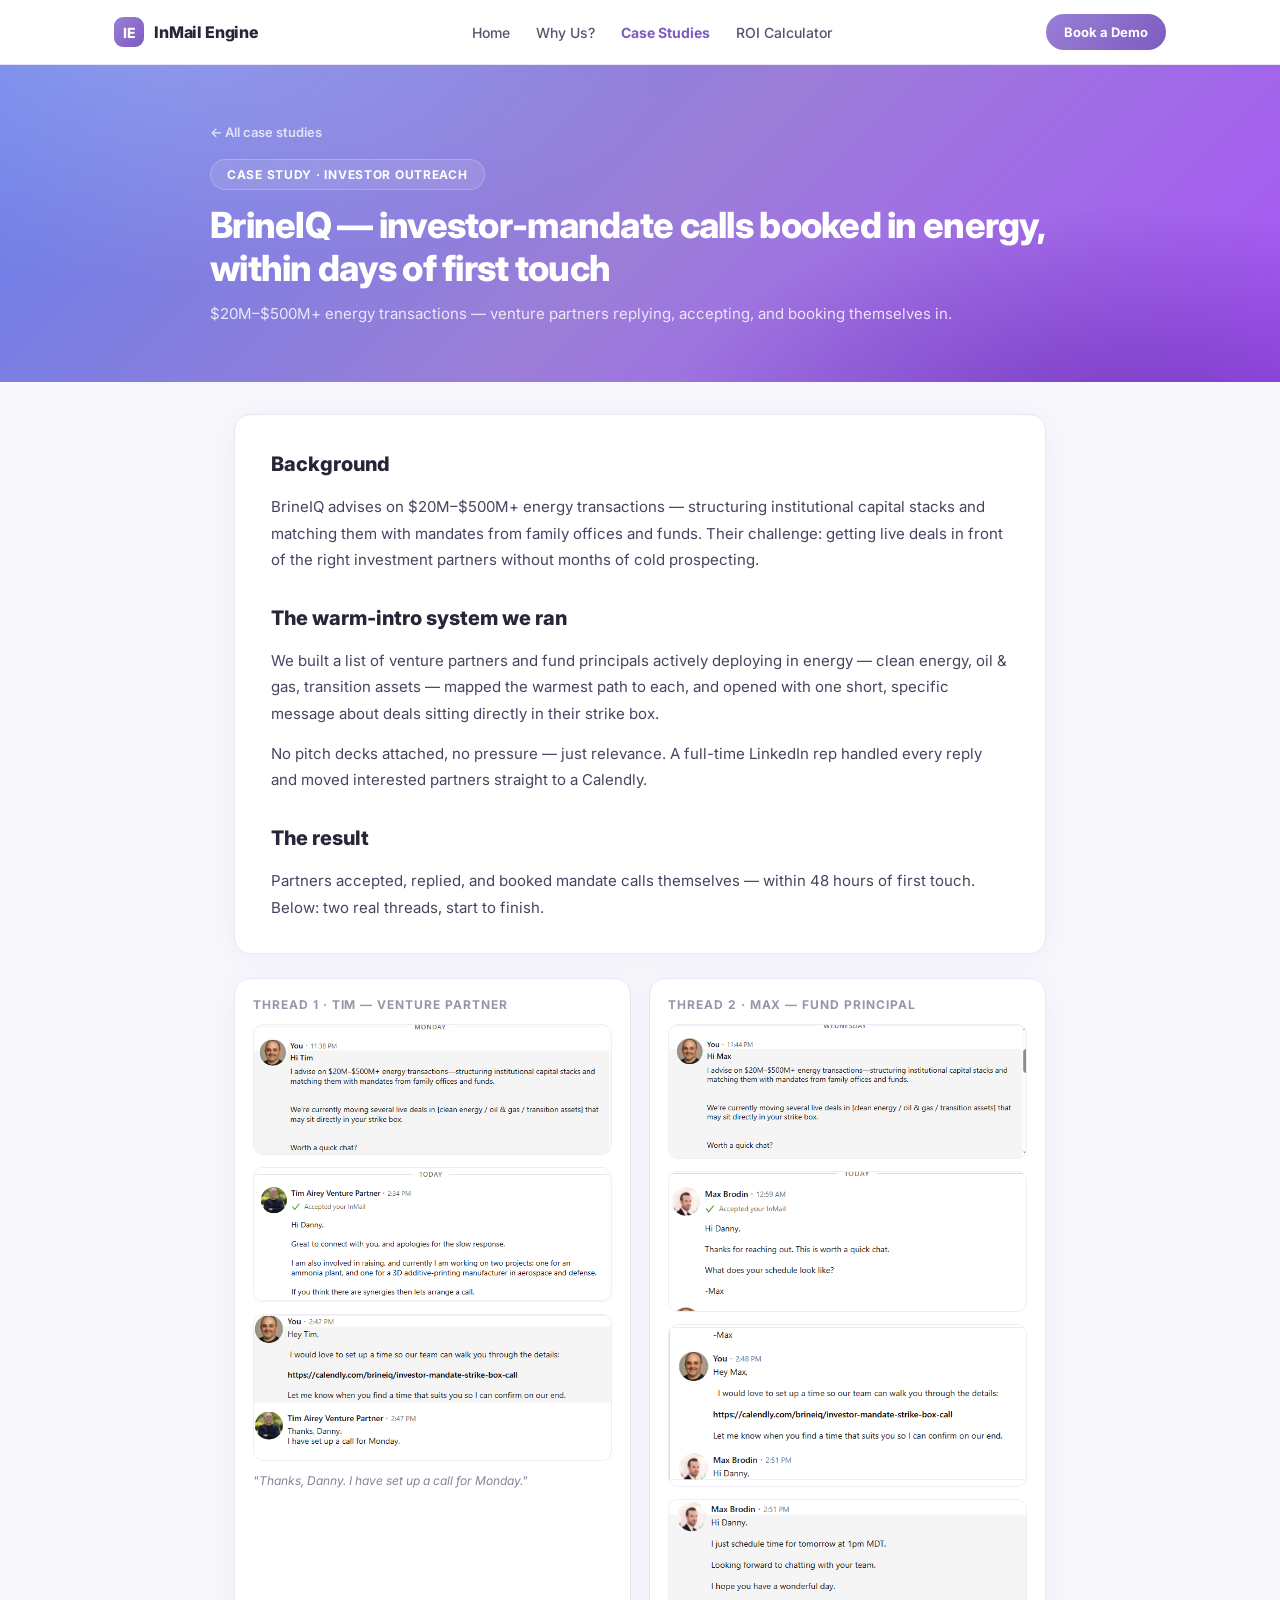
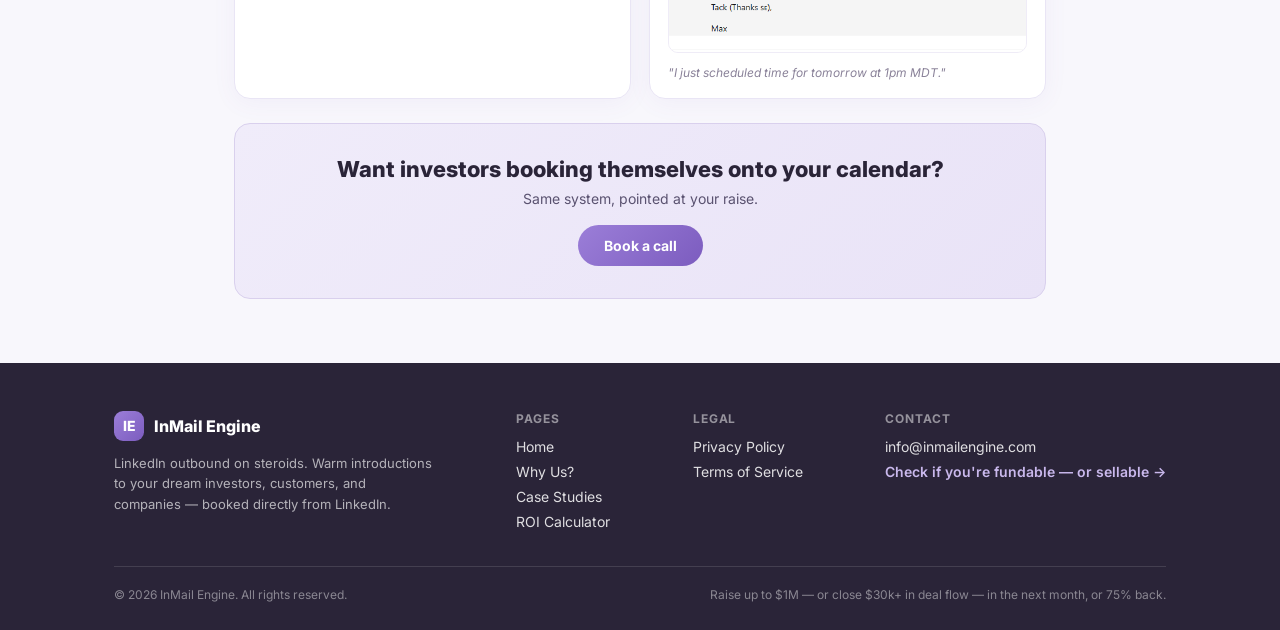
<file: case-brineiq.html>
<!DOCTYPE html>
<html lang="en">
<head>
<meta charset="utf-8">
<meta name="viewport" content="width=device-width, initial-scale=1">
<title>Case Study: BrineIQ — InMail Engine</title>
<meta name="description" content="BrineIQ — investor-mandate calls booked in energy, within days of first touch. $20M–$500M+ energy transactions.">
<link rel="preconnect" href="https://fonts.googleapis.com">
<link rel="preconnect" href="https://fonts.gstatic.com" crossorigin>
<link href="https://fonts.googleapis.com/css2?family=Inter:wght@300;400;500;600;700;800&display=swap" rel="stylesheet">
<link rel="stylesheet" href="/assets/site.css">
<style>
  @media (max-width: 640px) { .ie-hero-h1 { font-size: 28px !important; } }
</style>
</head>
<body>

<!-- NAV -->
<nav class="ie-nav">
  <div class="ie-nav-inner">
    <a href="/" class="ie-logo">
      <span class="ie-logo-mark">IE</span>
      <span style="font-weight: 800; font-size: 16px; letter-spacing: -0.01em">InMail Engine</span>
    </a>
    <div class="ie-nav-links">
      <a href="/" class="ie-nav-link">Home</a>
      <a href="/why-us" class="ie-nav-link">Why Us?</a>
      <a href="/case-studies" class="ie-nav-link active">Case Studies</a>
      <a href="/calculator" class="ie-nav-link">ROI Calculator</a>
    </div>
    <a href="https://calendly.com/inmailengine/funding-fit-audit-with-hezekiah" target="_blank" rel="noopener" class="ie-btn-nav">Book a Demo</a>
  </div>
</nav>

<!-- HERO -->
<div style="background: radial-gradient(900px 420px at 12% -10%, rgba(255,255,255,0.22), transparent 60%), radial-gradient(760px 360px at 88% 115%, rgba(76,29,149,0.5), transparent 62%), linear-gradient(135deg, #667eea 0%, #9b7ed8 50%, #a855f7 100%); color: #ffffff; padding: 56px 24px">
  <div style="max-width: 860px; margin: 0 auto">
    <a href="/case-studies" style="color: rgba(255,255,255,0.75); font-size: 13px; font-weight: 600">← All case studies</a>
    <div style="display: flex; align-items: center; gap: 8px; background: rgba(255,255,255,0.1); border: 1px solid rgba(255,255,255,0.2); border-radius: 999px; padding: 7px 16px; font-size: 12px; font-weight: 700; letter-spacing: 0.06em; margin: 18px 0 0; width: fit-content">CASE STUDY · INVESTOR OUTREACH</div>
    <h1 class="ie-hero-h1" style="font-size: 36px; font-weight: 800; margin: 14px 0 12px; letter-spacing: -0.02em; line-height: 1.2">BrineIQ — investor-mandate calls booked in energy, within days of first touch</h1>
    <p style="color: rgba(255,255,255,0.82); font-size: 15px; margin: 0; line-height: 1.6">$20M–$500M+ energy transactions — venture partners replying, accepting, and booking themselves in.</p>
  </div>
</div>

<div style="max-width: 860px; margin: 0 auto; padding: 0 24px">

  <div class="ie-reveal ie-card" style="padding: 32px 36px; margin-top: 32px; font-size: 15px; color: #4a4360; line-height: 1.75">
    <h2 style="font-size: 20px; font-weight: 800; color: #2a2438; margin: 0 0 12px">Background</h2>
    <p style="margin: 0">BrineIQ advises on $20M–$500M+ energy transactions — structuring institutional capital stacks and matching them with mandates from family offices and funds. Their challenge: getting live deals in front of the right investment partners without months of cold prospecting.</p>

    <h2 style="font-size: 20px; font-weight: 800; color: #2a2438; margin: 28px 0 12px">The warm-intro system we ran</h2>
    <p style="margin: 0 0 14px">We built a list of venture partners and fund principals actively deploying in energy — clean energy, oil &amp; gas, transition assets — mapped the warmest path to each, and opened with one short, specific message about deals sitting directly in their strike box.</p>
    <p style="margin: 0">No pitch decks attached, no pressure — just relevance. A full-time LinkedIn rep handled every reply and moved interested partners straight to a Calendly.</p>

    <h2 style="font-size: 20px; font-weight: 800; color: #2a2438; margin: 28px 0 12px">The result</h2>
    <p style="margin: 0">Partners accepted, replied, and booked mandate calls themselves — within 48 hours of first touch. Below: two real threads, start to finish.</p>
  </div>

  <div class="ie-grid2 ie-reveal" style="display: grid; grid-template-columns: 1fr 1fr; gap: 18px; margin-top: 24px">
    <div class="ie-card" style="padding: 18px; display: flex; flex-direction: column; gap: 12px">
      <div style="font-size: 12px; font-weight: 700; letter-spacing: 0.08em; color: #9a94ab">THREAD 1 · TIM — VENTURE PARTNER</div>
      <img src="/assets/case-studies/brineiq-tim-1.png" alt="First-touch message to Tim" style="width: 100%; border-radius: 10px; display: block; border: 1px solid #efecf7" onerror="this.style.display='none'">
      <img src="/assets/case-studies/brineiq-tim-2.png" alt="Tim accepts the InMail and replies" style="width: 100%; border-radius: 10px; display: block; border: 1px solid #efecf7" onerror="this.style.display='none'">
      <img src="/assets/case-studies/brineiq-tim-3.png" alt="Tim books a call for Monday" style="width: 100%; border-radius: 10px; display: block; border: 1px solid #efecf7" onerror="this.style.display='none'">
      <div style="font-size: 12px; color: #8a8299; font-style: italic">"Thanks, Danny. I have set up a call for Monday."</div>
    </div>
    <div class="ie-card" style="padding: 18px; display: flex; flex-direction: column; gap: 12px">
      <div style="font-size: 12px; font-weight: 700; letter-spacing: 0.08em; color: #9a94ab">THREAD 2 · MAX — FUND PRINCIPAL</div>
      <img src="/assets/case-studies/brineiq-max-1.png" alt="First-touch message to Max" style="width: 100%; border-radius: 10px; display: block; border: 1px solid #efecf7" onerror="this.style.display='none'">
      <img src="/assets/case-studies/brineiq-max-2.png" alt="Max accepts the InMail and replies" style="width: 100%; border-radius: 10px; display: block; border: 1px solid #efecf7" onerror="this.style.display='none'">
      <img src="/assets/case-studies/brineiq-max-3.png" alt="Calendly sent to Max" style="width: 100%; border-radius: 10px; display: block; border: 1px solid #efecf7" onerror="this.style.display='none'">
      <img src="/assets/case-studies/brineiq-max-4.png" alt="Max schedules for 1pm the next day" style="width: 100%; border-radius: 10px; display: block; border: 1px solid #efecf7" onerror="this.style.display='none'">
      <div style="font-size: 12px; color: #8a8299; font-style: italic">"I just scheduled time for tomorrow at 1pm MDT."</div>
    </div>
  </div>

  <div class="ie-reveal" style="background: linear-gradient(135deg, #f0ecfa, #e9e3f7); border: 1px solid #d9d0ed; border-radius: 16px; padding: 32px; margin-top: 24px; text-align: center">
    <h2 style="font-size: 22px; font-weight: 800; margin: 0 0 8px">Want investors booking themselves onto your calendar?</h2>
    <p style="color: #5a5270; font-size: 14px; margin: 0 0 18px">Same system, pointed at your raise.</p>
    <a href="https://calendly.com/inmailengine/funding-fit-audit-with-hezekiah" target="_blank" rel="noopener" class="ie-btn-gradient" style="font-size: 14px; padding: 12px 26px">Book a call</a>
  </div>
</div>

<!-- FOOTER -->
<footer style="background: #2a2438; color: #ffffff; margin-top: 64px">
  <div style="max-width: 1100px; margin: 0 auto; padding: 48px 24px 28px">
    <div style="display: flex; flex-wrap: wrap; gap: 40px; justify-content: space-between">
      <div style="max-width: 320px">
        <div style="display: flex; align-items: center; gap: 10px; margin-bottom: 12px">
          <span class="ie-logo-mark">IE</span>
          <span style="font-weight: 800; font-size: 16px">InMail Engine</span>
        </div>
        <div style="font-size: 13px; color: rgba(255,255,255,0.65); line-height: 1.6">LinkedIn outbound on steroids. Warm introductions to your dream investors, customers, and companies — booked directly from LinkedIn.</div>
      </div>
      <div>
        <div style="font-size: 12px; font-weight: 700; letter-spacing: 0.08em; color: rgba(255,255,255,0.5); margin-bottom: 12px">PAGES</div>
        <div style="display: flex; flex-direction: column; gap: 8px">
          <a href="/" class="ie-footer-link">Home</a>
          <a href="/why-us" class="ie-footer-link">Why Us?</a>
          <a href="/case-studies" class="ie-footer-link">Case Studies</a>
          <a href="/calculator" class="ie-footer-link">ROI Calculator</a>
        </div>
      </div>
      <div>
        <div style="font-size: 12px; font-weight: 700; letter-spacing: 0.08em; color: rgba(255,255,255,0.5); margin-bottom: 12px">LEGAL</div>
        <div style="display: flex; flex-direction: column; gap: 8px">
          <a href="/privacy-policy" class="ie-footer-link">Privacy Policy</a>
          <a href="/terms-of-service" class="ie-footer-link">Terms of Service</a>
        </div>
      </div>
      <div>
        <div style="font-size: 12px; font-weight: 700; letter-spacing: 0.08em; color: rgba(255,255,255,0.5); margin-bottom: 12px">CONTACT</div>
        <div style="display: flex; flex-direction: column; gap: 8px">
          <a href="mailto:info@inmailengine.com" class="ie-footer-link">info@inmailengine.com</a>
          <a href="https://calendly.com/inmailengine/funding-fit-audit-with-hezekiah" target="_blank" rel="noopener" class="ie-footer-cta">Check if you're fundable — or sellable →</a>
        </div>
      </div>
    </div>
    <div style="border-top: 1px solid rgba(255,255,255,0.12); margin-top: 36px; padding-top: 20px; display: flex; flex-wrap: wrap; gap: 12px; justify-content: space-between; font-size: 12px; color: rgba(255,255,255,0.45)">
      <span>© 2026 InMail Engine. All rights reserved.</span>
      <span>Raise up to $1M — or close $30k+ in deal flow — in the next month, or 75% back.</span>
    </div>
  </div>
</footer>

<script src="/assets/site.js"></script>
</body>
</html>
</file>
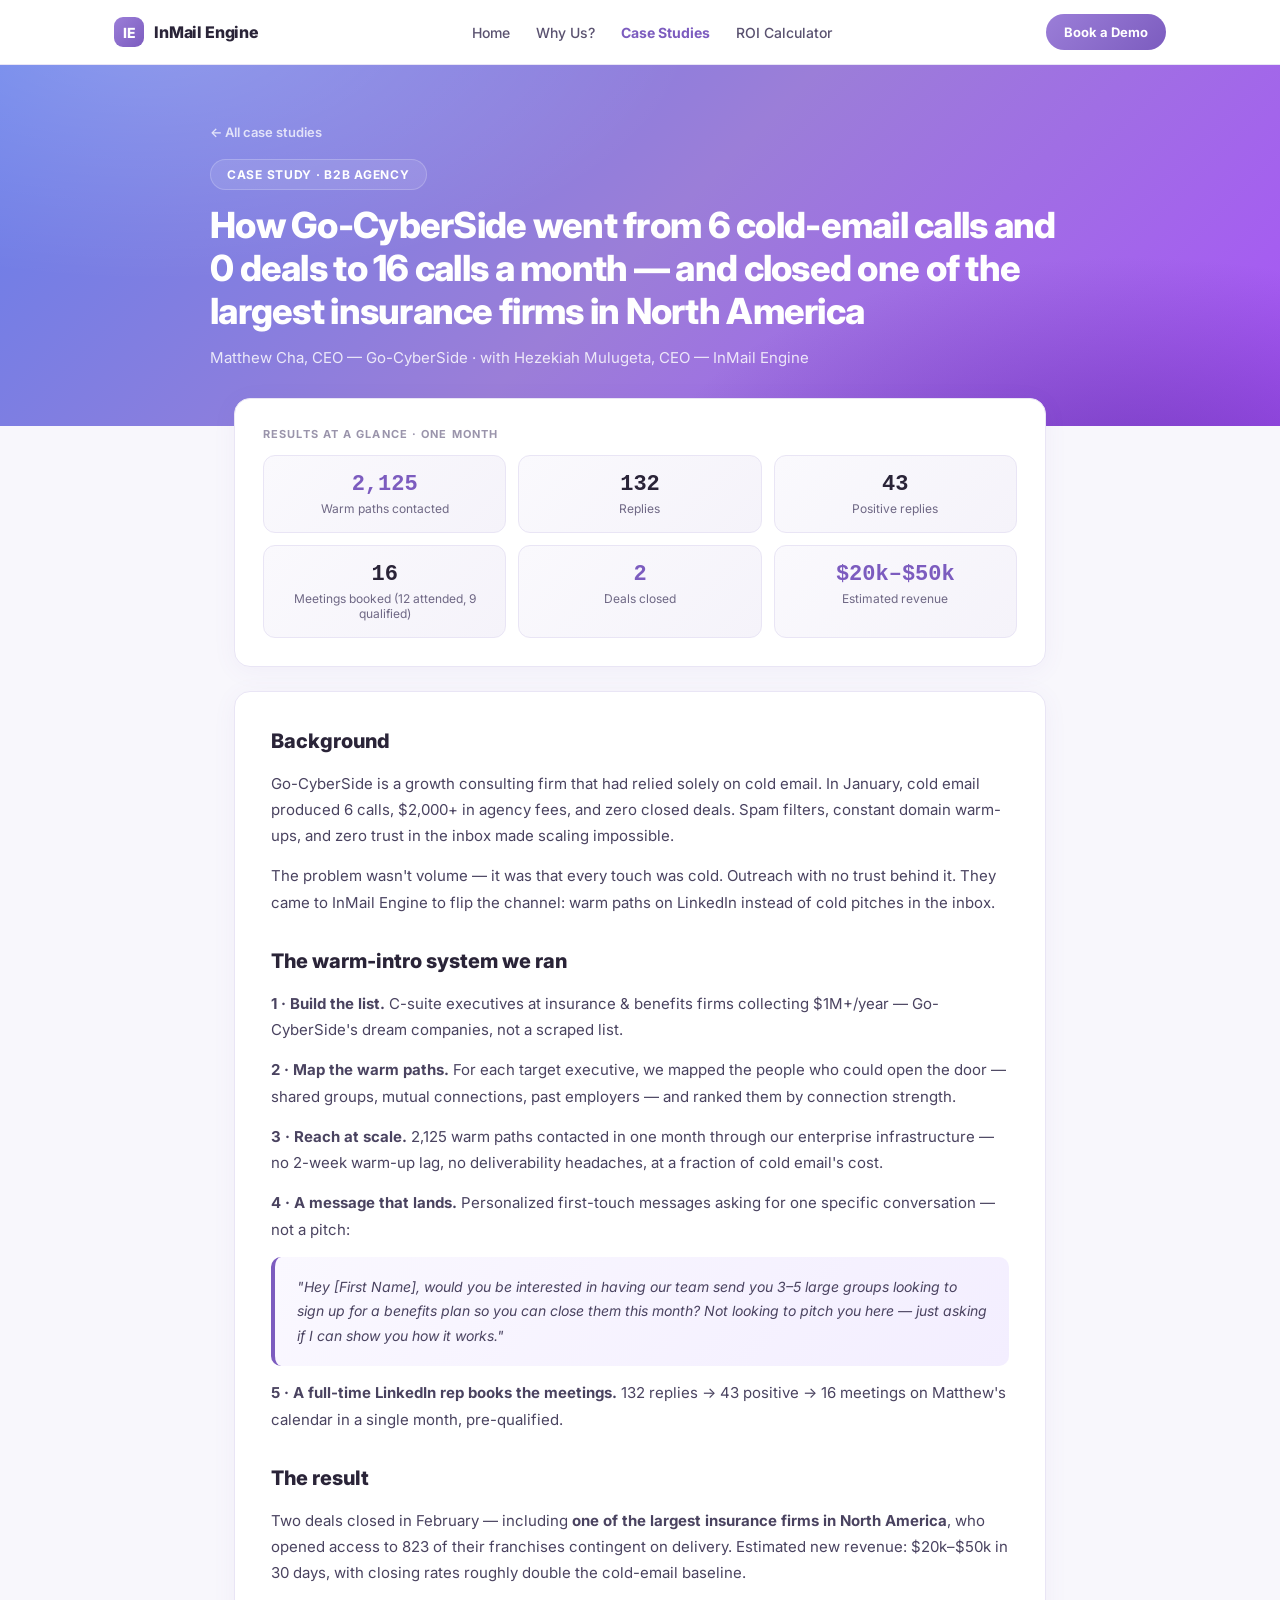
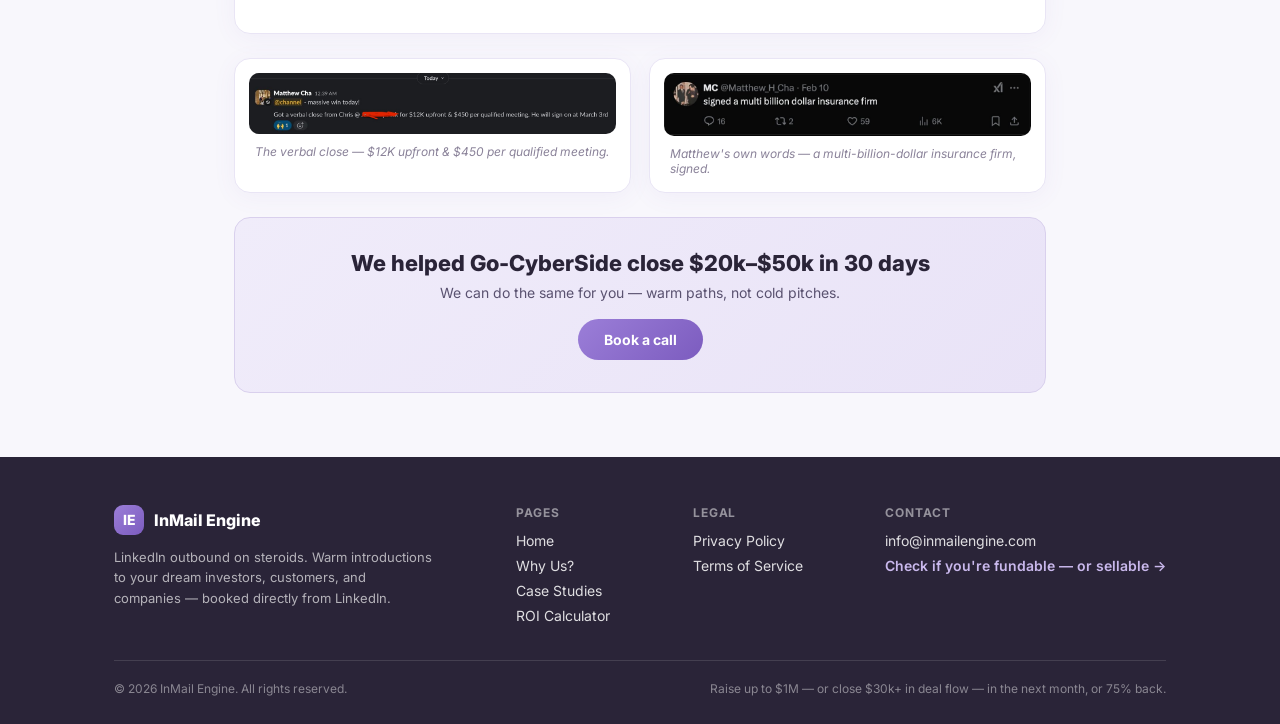
<file: case-go-cyberside.html>
<!DOCTYPE html>
<html lang="en">
<head>
<meta charset="utf-8">
<meta name="viewport" content="width=device-width, initial-scale=1">
<title>Case Study: Go-CyberSide — InMail Engine</title>
<meta name="description" content="How Go-CyberSide went from 6 cold-email calls and 0 deals to 16 calls a month — and closed one of the largest insurance firms in North America.">
<link rel="preconnect" href="https://fonts.googleapis.com">
<link rel="preconnect" href="https://fonts.gstatic.com" crossorigin>
<link href="https://fonts.googleapis.com/css2?family=Inter:wght@300;400;500;600;700;800&display=swap" rel="stylesheet">
<link rel="stylesheet" href="/assets/site.css">
<style>
  @media (max-width: 640px) { .ie-hero-h1 { font-size: 28px !important; } }
</style>
</head>
<body>

<!-- NAV -->
<nav class="ie-nav">
  <div class="ie-nav-inner">
    <a href="/" class="ie-logo">
      <span class="ie-logo-mark">IE</span>
      <span style="font-weight: 800; font-size: 16px; letter-spacing: -0.01em">InMail Engine</span>
    </a>
    <div class="ie-nav-links">
      <a href="/" class="ie-nav-link">Home</a>
      <a href="/why-us" class="ie-nav-link">Why Us?</a>
      <a href="/case-studies" class="ie-nav-link active">Case Studies</a>
      <a href="/calculator" class="ie-nav-link">ROI Calculator</a>
    </div>
    <a href="https://calendly.com/inmailengine/funding-fit-audit-with-hezekiah" target="_blank" rel="noopener" class="ie-btn-nav">Book a Demo</a>
  </div>
</nav>

<!-- HERO -->
<div style="background: radial-gradient(900px 420px at 12% -10%, rgba(255,255,255,0.22), transparent 60%), radial-gradient(760px 360px at 88% 115%, rgba(76,29,149,0.5), transparent 62%), linear-gradient(135deg, #667eea 0%, #9b7ed8 50%, #a855f7 100%); color: #ffffff; padding: 56px 24px">
  <div style="max-width: 860px; margin: 0 auto">
    <a href="/case-studies" style="color: rgba(255,255,255,0.75); font-size: 13px; font-weight: 600">← All case studies</a>
    <div style="display: flex; align-items: center; gap: 8px; background: rgba(255,255,255,0.1); border: 1px solid rgba(255,255,255,0.2); border-radius: 999px; padding: 7px 16px; font-size: 12px; font-weight: 700; letter-spacing: 0.06em; margin: 18px 0 0; width: fit-content">CASE STUDY · B2B AGENCY</div>
    <h1 class="ie-hero-h1" style="font-size: 36px; font-weight: 800; margin: 14px 0 12px; letter-spacing: -0.02em; line-height: 1.2">How Go-CyberSide went from 6 cold-email calls and 0 deals to 16 calls a month — and closed one of the largest insurance firms in North America</h1>
    <p style="color: rgba(255,255,255,0.82); font-size: 15px; margin: 0; line-height: 1.6">Matthew Cha, CEO — Go-CyberSide · with Hezekiah Mulugeta, CEO — InMail Engine</p>
  </div>
</div>

<div style="max-width: 860px; margin: 0 auto; padding: 0 24px">

  <div class="ie-card" style="padding: 28px; margin-top: -28px; position: relative">
    <div style="font-size: 11px; font-weight: 700; letter-spacing: 0.1em; color: #9a94ab; margin-bottom: 14px">RESULTS AT A GLANCE · ONE MONTH</div>
    <div class="ie-grid3" style="display: grid; grid-template-columns: repeat(3, 1fr); gap: 12px">
      <div style="background: linear-gradient(135deg, #faf9fd, #f5f3fa); border: 1px solid #e9e5f5; border-radius: 12px; padding: 16px; text-align: center">
        <div style="font-family: 'SF Mono', Monaco, monospace; font-size: 22px; font-weight: 800; color: #7c5cbf">2,125</div>
        <div style="font-size: 12px; color: #6f6885; margin-top: 4px">Warm paths contacted</div>
      </div>
      <div style="background: linear-gradient(135deg, #faf9fd, #f5f3fa); border: 1px solid #e9e5f5; border-radius: 12px; padding: 16px; text-align: center">
        <div style="font-family: 'SF Mono', Monaco, monospace; font-size: 22px; font-weight: 800">132</div>
        <div style="font-size: 12px; color: #6f6885; margin-top: 4px">Replies</div>
      </div>
      <div style="background: linear-gradient(135deg, #faf9fd, #f5f3fa); border: 1px solid #e9e5f5; border-radius: 12px; padding: 16px; text-align: center">
        <div style="font-family: 'SF Mono', Monaco, monospace; font-size: 22px; font-weight: 800">43</div>
        <div style="font-size: 12px; color: #6f6885; margin-top: 4px">Positive replies</div>
      </div>
      <div style="background: linear-gradient(135deg, #faf9fd, #f5f3fa); border: 1px solid #e9e5f5; border-radius: 12px; padding: 16px; text-align: center">
        <div style="font-family: 'SF Mono', Monaco, monospace; font-size: 22px; font-weight: 800">16</div>
        <div style="font-size: 12px; color: #6f6885; margin-top: 4px">Meetings booked (12 attended, 9 qualified)</div>
      </div>
      <div style="background: linear-gradient(135deg, #faf9fd, #f5f3fa); border: 1px solid #e9e5f5; border-radius: 12px; padding: 16px; text-align: center">
        <div style="font-family: 'SF Mono', Monaco, monospace; font-size: 22px; font-weight: 800; color: #7c5cbf">2</div>
        <div style="font-size: 12px; color: #6f6885; margin-top: 4px">Deals closed</div>
      </div>
      <div style="background: linear-gradient(135deg, #faf9fd, #f5f3fa); border: 1px solid #e9e5f5; border-radius: 12px; padding: 16px; text-align: center">
        <div style="font-family: 'SF Mono', Monaco, monospace; font-size: 22px; font-weight: 800; color: #7c5cbf">$20k–$50k</div>
        <div style="font-size: 12px; color: #6f6885; margin-top: 4px">Estimated revenue</div>
      </div>
    </div>
  </div>

  <div class="ie-reveal ie-card" style="padding: 32px 36px; margin-top: 24px; font-size: 15px; color: #4a4360; line-height: 1.75">
    <h2 style="font-size: 20px; font-weight: 800; color: #2a2438; margin: 0 0 12px">Background</h2>
    <p style="margin: 0 0 14px">Go-CyberSide is a growth consulting firm that had relied solely on cold email. In January, cold email produced 6 calls, $2,000+ in agency fees, and zero closed deals. Spam filters, constant domain warm-ups, and zero trust in the inbox made scaling impossible.</p>
    <p style="margin: 0">The problem wasn't volume — it was that every touch was cold. Outreach with no trust behind it. They came to InMail Engine to flip the channel: warm paths on LinkedIn instead of cold pitches in the inbox.</p>

    <h2 style="font-size: 20px; font-weight: 800; color: #2a2438; margin: 28px 0 12px">The warm-intro system we ran</h2>
    <p style="margin: 0 0 14px"><strong>1 · Build the list.</strong> C-suite executives at insurance &amp; benefits firms collecting $1M+/year — Go-CyberSide's dream companies, not a scraped list.</p>
    <p style="margin: 0 0 14px"><strong>2 · Map the warm paths.</strong> For each target executive, we mapped the people who could open the door — shared groups, mutual connections, past employers — and ranked them by connection strength.</p>
    <p style="margin: 0 0 14px"><strong>3 · Reach at scale.</strong> 2,125 warm paths contacted in one month through our enterprise infrastructure — no 2-week warm-up lag, no deliverability headaches, at a fraction of cold email's cost.</p>
    <p style="margin: 0 0 14px"><strong>4 · A message that lands.</strong> Personalized first-touch messages asking for one specific conversation — not a pitch:</p>
    <div style="background: linear-gradient(135deg, #faf8ff, #f3eeff); border-left: 4px solid #7c5cbf; border-radius: 10px; padding: 18px 22px; margin: 0 0 14px; font-size: 14px; font-style: italic">"Hey [First Name], would you be interested in having our team send you 3–5 large groups looking to sign up for a benefits plan so you can close them this month? Not looking to pitch you here — just asking if I can show you how it works."</div>
    <p style="margin: 0"><strong>5 · A full-time LinkedIn rep books the meetings.</strong> 132 replies → 43 positive → 16 meetings on Matthew's calendar in a single month, pre-qualified.</p>

    <h2 style="font-size: 20px; font-weight: 800; color: #2a2438; margin: 28px 0 12px">The result</h2>
    <p style="margin: 0 0 14px">Two deals closed in February — including <strong>one of the largest insurance firms in North America</strong>, who opened access to 823 of their franchises contingent on delivery. Estimated new revenue: $20k–$50k in 30 days, with closing rates roughly double the cold-email baseline.</p>
  </div>

  <div class="ie-grid2 ie-reveal" style="display: grid; grid-template-columns: 1fr 1fr; gap: 18px; margin-top: 24px">
    <div class="ie-card" style="padding: 14px">
      <img src="/assets/case-studies/gocyberside-slack.jpeg" alt="Slack message from Matthew Cha announcing a verbal close" style="width: 100%; border-radius: 10px; display: block" onerror="this.style.display='none'">
      <div style="font-size: 12px; color: #8a8299; padding: 10px 6px 2px; font-style: italic">The verbal close — $12K upfront &amp; $450 per qualified meeting.</div>
    </div>
    <div class="ie-card" style="padding: 14px">
      <img src="/assets/case-studies/gocyberside-tweet.jpeg" alt="Tweet from Matthew Cha: signed a multi billion dollar insurance firm" style="width: 100%; border-radius: 10px; display: block" onerror="this.style.display='none'">
      <div style="font-size: 12px; color: #8a8299; padding: 10px 6px 2px; font-style: italic">Matthew's own words — a multi-billion-dollar insurance firm, signed.</div>
    </div>
  </div>

  <div class="ie-reveal" style="background: linear-gradient(135deg, #f0ecfa, #e9e3f7); border: 1px solid #d9d0ed; border-radius: 16px; padding: 32px; margin-top: 24px; text-align: center">
    <h2 style="font-size: 22px; font-weight: 800; margin: 0 0 8px">We helped Go-CyberSide close $20k–$50k in 30 days</h2>
    <p style="color: #5a5270; font-size: 14px; margin: 0 0 18px">We can do the same for you — warm paths, not cold pitches.</p>
    <a href="https://calendly.com/inmailengine/funding-fit-audit-with-hezekiah" target="_blank" rel="noopener" class="ie-btn-gradient" style="font-size: 14px; padding: 12px 26px">Book a call</a>
  </div>
</div>

<!-- FOOTER -->
<footer style="background: #2a2438; color: #ffffff; margin-top: 64px">
  <div style="max-width: 1100px; margin: 0 auto; padding: 48px 24px 28px">
    <div style="display: flex; flex-wrap: wrap; gap: 40px; justify-content: space-between">
      <div style="max-width: 320px">
        <div style="display: flex; align-items: center; gap: 10px; margin-bottom: 12px">
          <span class="ie-logo-mark">IE</span>
          <span style="font-weight: 800; font-size: 16px">InMail Engine</span>
        </div>
        <div style="font-size: 13px; color: rgba(255,255,255,0.65); line-height: 1.6">LinkedIn outbound on steroids. Warm introductions to your dream investors, customers, and companies — booked directly from LinkedIn.</div>
      </div>
      <div>
        <div style="font-size: 12px; font-weight: 700; letter-spacing: 0.08em; color: rgba(255,255,255,0.5); margin-bottom: 12px">PAGES</div>
        <div style="display: flex; flex-direction: column; gap: 8px">
          <a href="/" class="ie-footer-link">Home</a>
          <a href="/why-us" class="ie-footer-link">Why Us?</a>
          <a href="/case-studies" class="ie-footer-link">Case Studies</a>
          <a href="/calculator" class="ie-footer-link">ROI Calculator</a>
        </div>
      </div>
      <div>
        <div style="font-size: 12px; font-weight: 700; letter-spacing: 0.08em; color: rgba(255,255,255,0.5); margin-bottom: 12px">LEGAL</div>
        <div style="display: flex; flex-direction: column; gap: 8px">
          <a href="/privacy-policy" class="ie-footer-link">Privacy Policy</a>
          <a href="/terms-of-service" class="ie-footer-link">Terms of Service</a>
        </div>
      </div>
      <div>
        <div style="font-size: 12px; font-weight: 700; letter-spacing: 0.08em; color: rgba(255,255,255,0.5); margin-bottom: 12px">CONTACT</div>
        <div style="display: flex; flex-direction: column; gap: 8px">
          <a href="mailto:info@inmailengine.com" class="ie-footer-link">info@inmailengine.com</a>
          <a href="https://calendly.com/inmailengine/funding-fit-audit-with-hezekiah" target="_blank" rel="noopener" class="ie-footer-cta">Check if you're fundable — or sellable →</a>
        </div>
      </div>
    </div>
    <div style="border-top: 1px solid rgba(255,255,255,0.12); margin-top: 36px; padding-top: 20px; display: flex; flex-wrap: wrap; gap: 12px; justify-content: space-between; font-size: 12px; color: rgba(255,255,255,0.45)">
      <span>© 2026 InMail Engine. All rights reserved.</span>
      <span>Raise up to $1M — or close $30k+ in deal flow — in the next month, or 75% back.</span>
    </div>
  </div>
</footer>

<script src="/assets/site.js"></script>
</body>
</html>
</file>
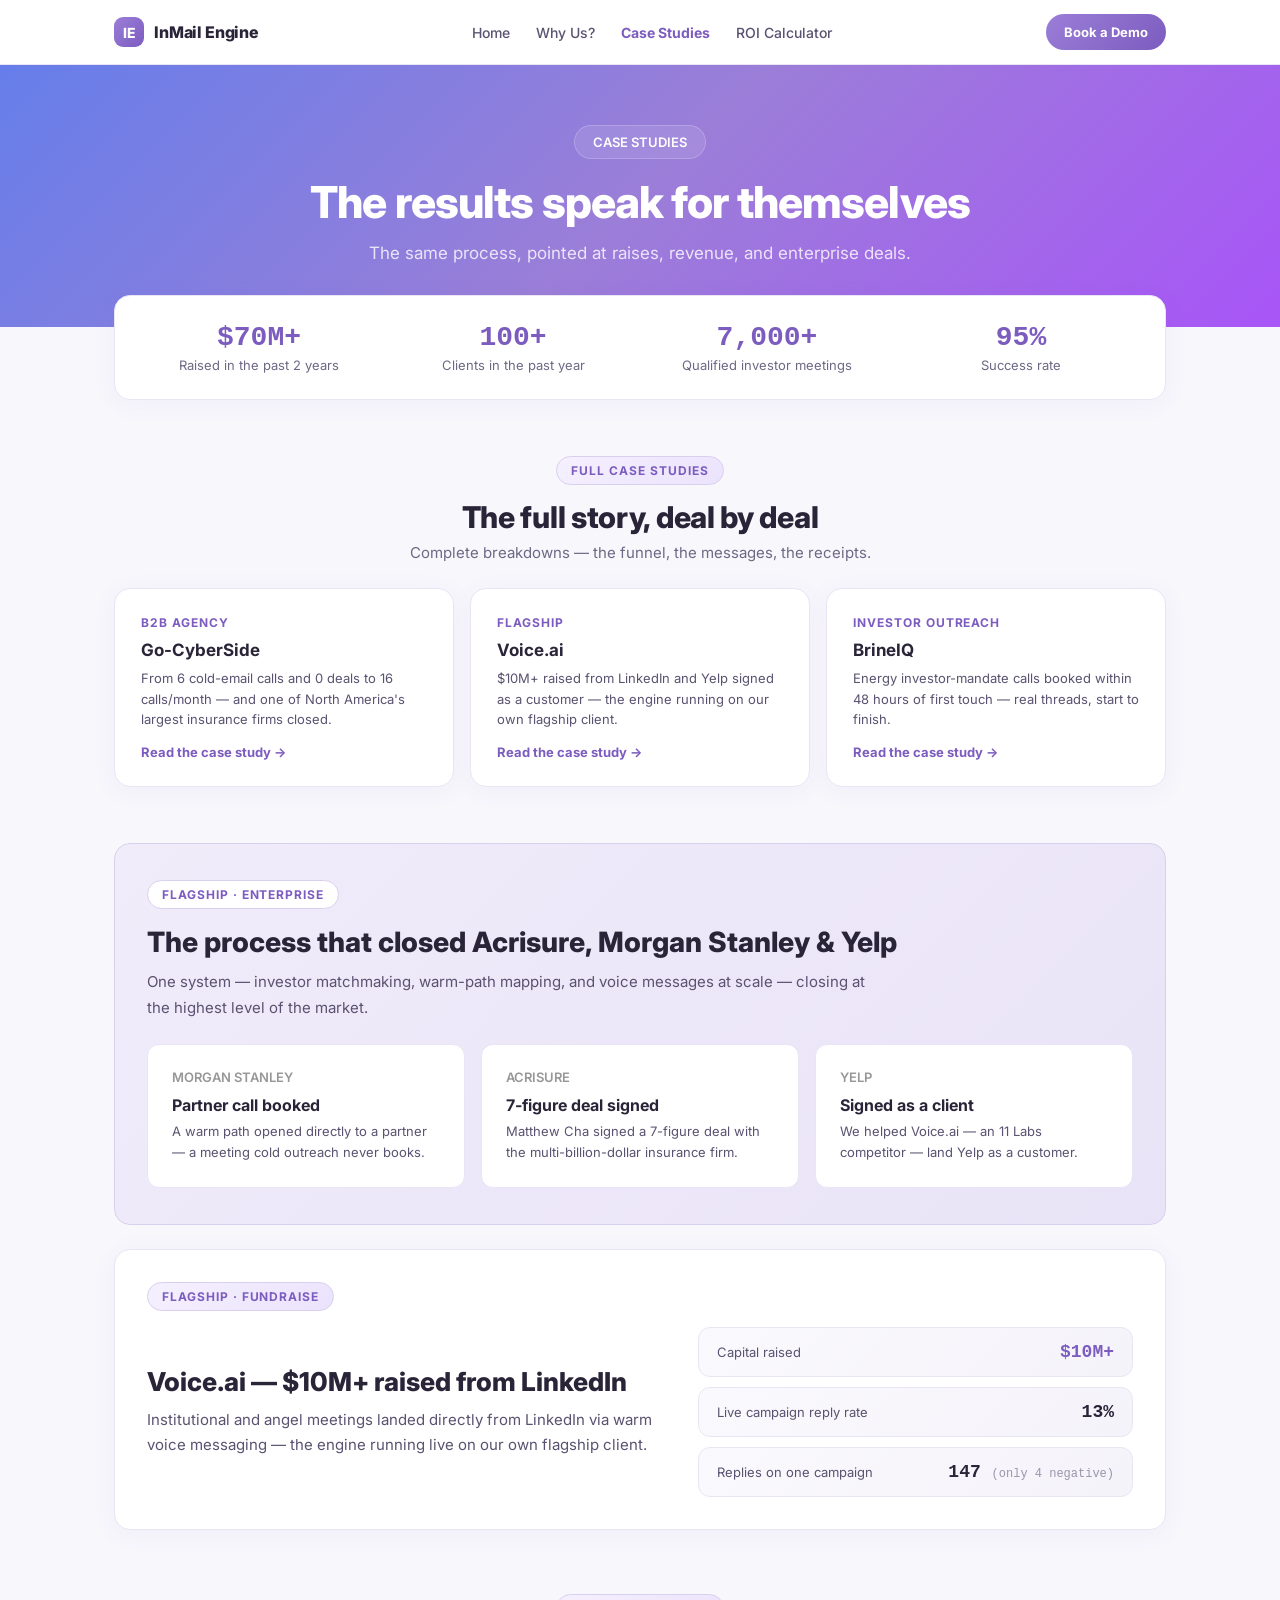
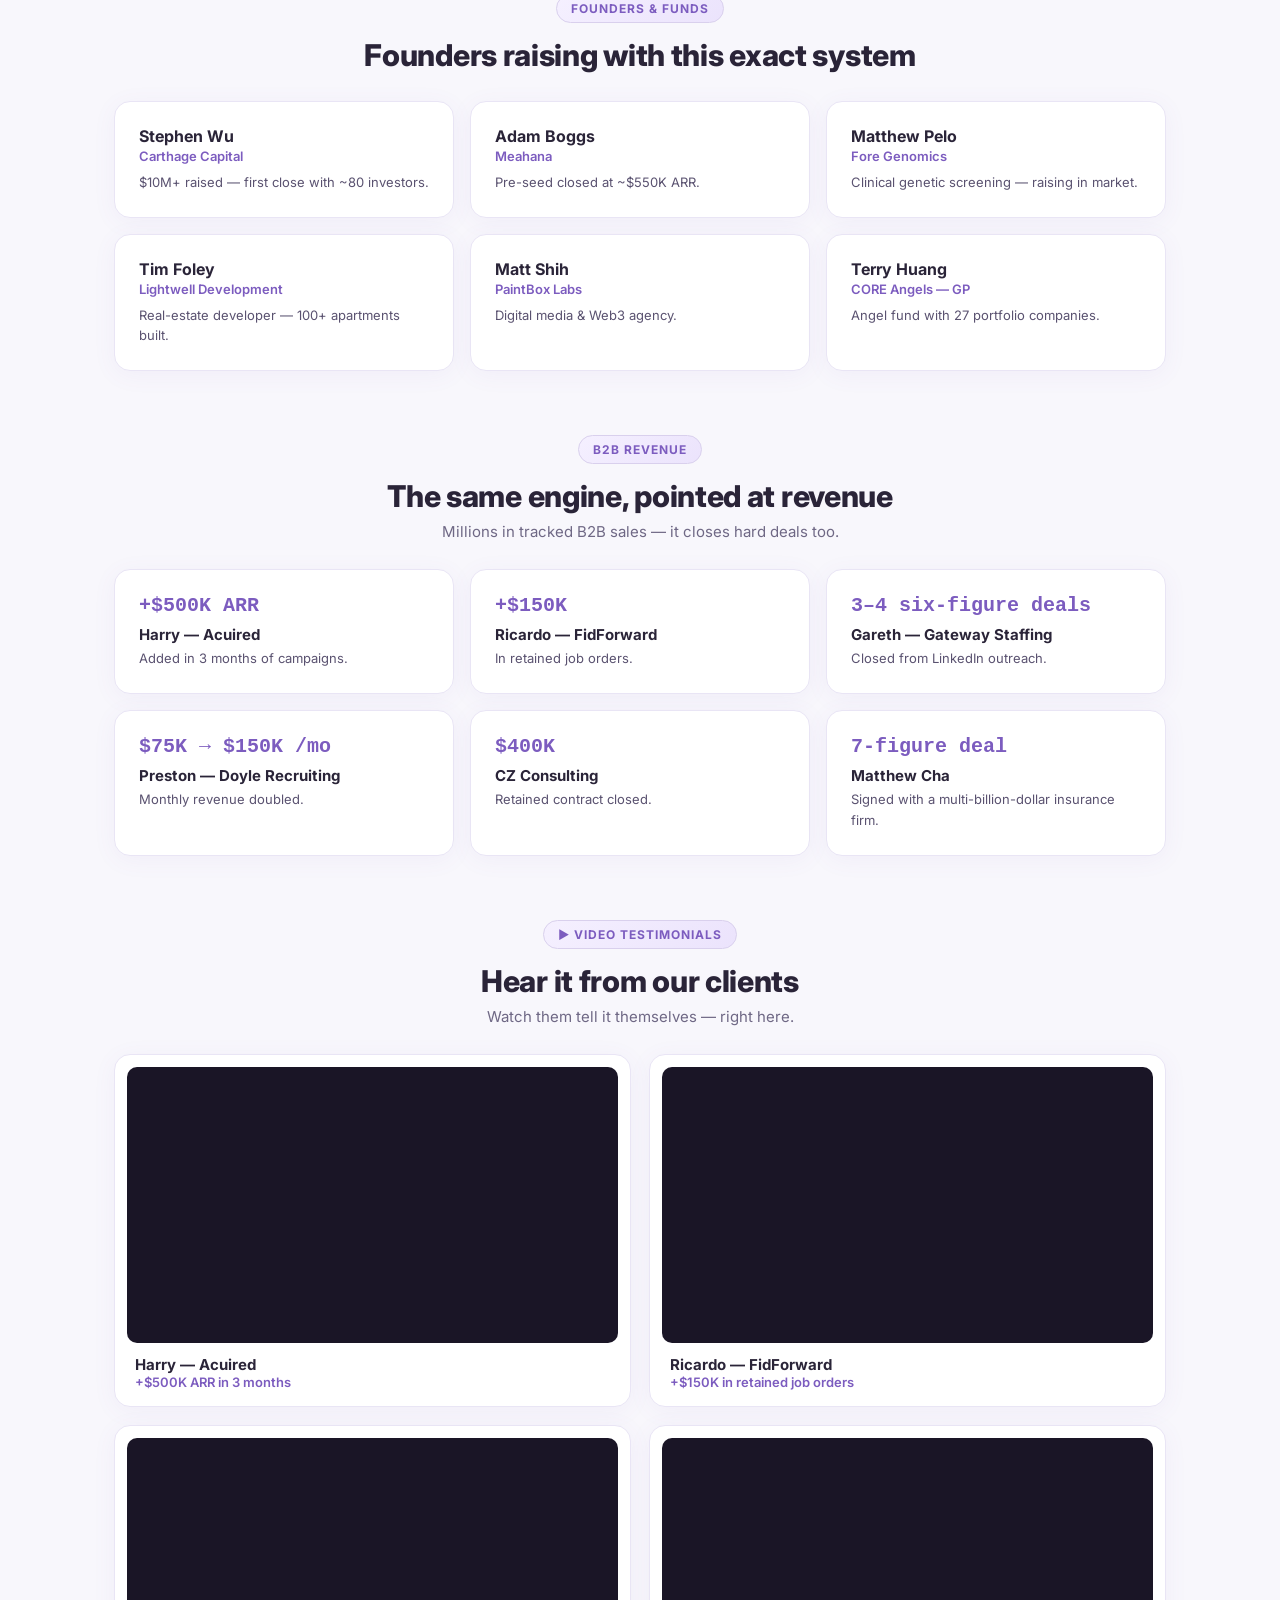
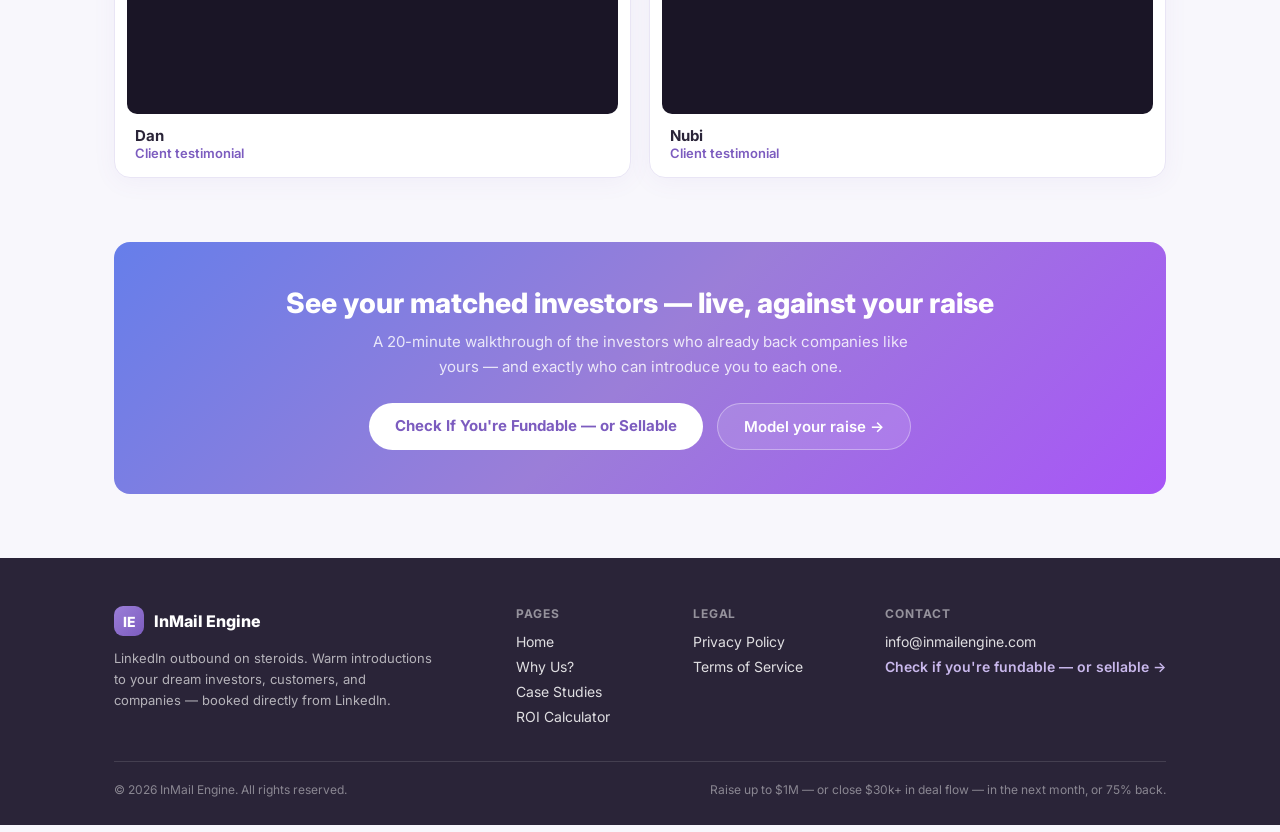
<file: case-studies.html>
<!DOCTYPE html>
<html lang="en">
<head>
<meta charset="utf-8">
<meta name="viewport" content="width=device-width, initial-scale=1">
<title>Case Studies — InMail Engine</title>
<meta name="description" content="The results speak for themselves — $70M+ raised, 7,000+ qualified investor meetings, and enterprise deals with Acrisure, Morgan Stanley &amp; Yelp.">
<link rel="preconnect" href="https://fonts.googleapis.com">
<link rel="preconnect" href="https://fonts.gstatic.com" crossorigin>
<link href="https://fonts.googleapis.com/css2?family=Inter:wght@300;400;500;600;700;800&display=swap" rel="stylesheet">
<link rel="stylesheet" href="/assets/site.css">
</head>
<body>

<!-- NAV -->
<nav class="ie-nav">
  <div class="ie-nav-inner">
    <a href="/" class="ie-logo">
      <span class="ie-logo-mark">IE</span>
      <span style="font-weight: 800; font-size: 16px; letter-spacing: -0.01em">InMail Engine</span>
    </a>
    <div class="ie-nav-links">
      <a href="/" class="ie-nav-link">Home</a>
      <a href="/why-us" class="ie-nav-link">Why Us?</a>
      <a href="/case-studies" class="ie-nav-link active">Case Studies</a>
      <a href="/calculator" class="ie-nav-link">ROI Calculator</a>
    </div>
    <a href="https://calendly.com/inmailengine/funding-fit-audit-with-hezekiah" target="_blank" rel="noopener" class="ie-btn-nav">Book a Demo</a>
  </div>
</nav>

<!-- HERO -->
<div style="background: linear-gradient(135deg, #667eea 0%, #9b7ed8 50%, #a855f7 100%); color: #ffffff; text-align: center; padding: 60px 24px">
  <div style="display: inline-flex; align-items: center; gap: 8px; background: rgba(255,255,255,0.1); border: 1px solid rgba(255,255,255,0.2); backdrop-filter: blur(8px); border-radius: 999px; padding: 8px 18px; font-size: 13px; font-weight: 600">CASE STUDIES</div>
  <h1 class="ie-hero-h1" style="font-size: 44px; font-weight: 800; margin: 18px auto 12px; letter-spacing: -0.02em; max-width: 720px; line-height: 1.15">The results speak for themselves</h1>
  <p style="color: rgba(255,255,255,0.8); font-size: 17px; max-width: 620px; margin: 0 auto; line-height: 1.6">The same process, pointed at raises, revenue, and enterprise deals.</p>
</div>

<!-- STATS -->
<div style="max-width: 1100px; margin: -32px auto 0; padding: 0 24px; position: relative">
  <div class="ie-grid4 ie-card" style="padding: 26px; display: grid; grid-template-columns: repeat(4, 1fr); gap: 18px; text-align: center">
    <div>
      <div class="ie-count" data-val="70" data-prefix="$" data-suffix="M+" style="font-size: 28px; font-weight: 800; color: #7c5cbf; font-family: 'SF Mono', Monaco, monospace">$70M+</div>
      <div style="font-size: 13px; color: #6f6885; margin-top: 4px">Raised in the past 2 years</div>
    </div>
    <div>
      <div class="ie-count" data-val="100" data-suffix="+" style="font-size: 28px; font-weight: 800; color: #7c5cbf; font-family: 'SF Mono', Monaco, monospace">100+</div>
      <div style="font-size: 13px; color: #6f6885; margin-top: 4px">Clients in the past year</div>
    </div>
    <div>
      <div class="ie-count" data-val="7000" data-suffix="+" style="font-size: 28px; font-weight: 800; color: #7c5cbf; font-family: 'SF Mono', Monaco, monospace">7,000+</div>
      <div style="font-size: 13px; color: #6f6885; margin-top: 4px">Qualified investor meetings</div>
    </div>
    <div>
      <div class="ie-count" data-val="95" data-suffix="%" style="font-size: 28px; font-weight: 800; color: #7c5cbf; font-family: 'SF Mono', Monaco, monospace">95%</div>
      <div style="font-size: 13px; color: #6f6885; margin-top: 4px">Success rate</div>
    </div>
  </div>
</div>

<div style="max-width: 1100px; margin: 0 auto; padding: 0 24px">

  <!-- FULL CASE STUDY DOCS -->
  <div style="text-align: center; margin: 56px 0 26px">
    <div class="ie-badge">FULL CASE STUDIES</div>
    <h2 style="font-size: 30px; font-weight: 800; margin: 14px 0 8px; letter-spacing: -0.01em">The full story, deal by deal</h2>
    <p style="color: #6f6885; font-size: 15px; margin: 0">Complete breakdowns — the funnel, the messages, the receipts.</p>
  </div>
  <div class="ie-grid3" style="display: grid; grid-template-columns: repeat(3, 1fr); gap: 16px">
    <a href="/case-go-cyberside" class="ie-card ie-card-link" style="padding: 26px">
      <div style="font-size: 12px; font-weight: 700; letter-spacing: 0.08em; color: #7c5cbf; margin-bottom: 10px">B2B AGENCY</div>
      <div style="font-weight: 700; font-size: 17px; margin-bottom: 8px">Go-CyberSide</div>
      <div style="font-size: 13px; color: #5a5270; line-height: 1.6">From 6 cold-email calls and 0 deals to 16 calls/month — and one of North America's largest insurance firms closed.</div>
      <div style="font-weight: 700; font-size: 13px; color: #7c5cbf; margin-top: 14px">Read the case study →</div>
    </a>
    <a href="/case-voiceai" class="ie-card ie-card-link" style="padding: 26px">
      <div style="font-size: 12px; font-weight: 700; letter-spacing: 0.08em; color: #7c5cbf; margin-bottom: 10px">FLAGSHIP</div>
      <div style="font-weight: 700; font-size: 17px; margin-bottom: 8px">Voice.ai</div>
      <div style="font-size: 13px; color: #5a5270; line-height: 1.6">$10M+ raised from LinkedIn and Yelp signed as a customer — the engine running on our own flagship client.</div>
      <div style="font-weight: 700; font-size: 13px; color: #7c5cbf; margin-top: 14px">Read the case study →</div>
    </a>
    <a href="/case-brineiq" class="ie-card ie-card-link" style="padding: 26px">
      <div style="font-size: 12px; font-weight: 700; letter-spacing: 0.08em; color: #7c5cbf; margin-bottom: 10px">INVESTOR OUTREACH</div>
      <div style="font-weight: 700; font-size: 17px; margin-bottom: 8px">BrineIQ</div>
      <div style="font-size: 13px; color: #5a5270; line-height: 1.6">Energy investor-mandate calls booked within 48 hours of first touch — real threads, start to finish.</div>
      <div style="font-weight: 700; font-size: 13px; color: #7c5cbf; margin-top: 14px">Read the case study →</div>
    </a>
  </div>

  <!-- FLAGSHIP: BIG NAMES -->
  <div style="background: linear-gradient(135deg, #f0ecfa, #e9e3f7); border: 1px solid #d9d0ed; border-radius: 16px; padding: 36px 32px; margin-top: 56px">
    <div style="display: inline-flex; align-items: center; gap: 6px; background: #ffffff; border: 1px solid #d9d0ed; color: #7c5cbf; border-radius: 999px; padding: 6px 14px; font-size: 12px; font-weight: 700; letter-spacing: 0.08em">FLAGSHIP · ENTERPRISE</div>
    <h2 style="font-size: 28px; font-weight: 800; margin: 16px 0 10px">The process that closed Acrisure, Morgan Stanley &amp; Yelp</h2>
    <p style="color: #5a5270; font-size: 15px; line-height: 1.7; max-width: 720px; margin: 0 0 24px">One system — investor matchmaking, warm-path mapping, and voice messages at scale — closing at the highest level of the market.</p>
    <div class="ie-grid3" style="display: grid; grid-template-columns: repeat(3, 1fr); gap: 16px">
      <div style="background: #ffffff; border: 1px solid #e9e5f5; border-radius: 12px; padding: 24px">
        <div style="font-size: 13px; font-weight: 600; color: #9a94ab; filter: grayscale(1); margin-bottom: 10px">MORGAN STANLEY</div>
        <div style="font-weight: 700; font-size: 16px; margin-bottom: 6px">Partner call booked</div>
        <div style="font-size: 13px; color: #5a5270; line-height: 1.6">A warm path opened directly to a partner — a meeting cold outreach never books.</div>
      </div>
      <div style="background: #ffffff; border: 1px solid #e9e5f5; border-radius: 12px; padding: 24px">
        <div style="font-size: 13px; font-weight: 600; color: #9a94ab; filter: grayscale(1); margin-bottom: 10px">ACRISURE</div>
        <div style="font-weight: 700; font-size: 16px; margin-bottom: 6px">7-figure deal signed</div>
        <div style="font-size: 13px; color: #5a5270; line-height: 1.6">Matthew Cha signed a 7-figure deal with the multi-billion-dollar insurance firm.</div>
      </div>
      <div style="background: #ffffff; border: 1px solid #e9e5f5; border-radius: 12px; padding: 24px">
        <div style="font-size: 13px; font-weight: 600; color: #9a94ab; filter: grayscale(1); margin-bottom: 10px">YELP</div>
        <div style="font-weight: 700; font-size: 16px; margin-bottom: 6px">Signed as a client</div>
        <div style="font-size: 13px; color: #5a5270; line-height: 1.6">We helped Voice.ai — an 11 Labs competitor — land Yelp as a customer.</div>
      </div>
    </div>
  </div>

  <!-- VOICE.AI -->
  <div class="ie-card" style="padding: 32px; margin-top: 24px">
    <div class="ie-badge">FLAGSHIP · FUNDRAISE</div>
    <div class="ie-grid2" style="display: grid; grid-template-columns: 1.2fr 1fr; gap: 28px; margin-top: 16px; align-items: center">
      <div>
        <h2 style="font-size: 26px; font-weight: 800; margin: 0 0 10px">Voice.ai — $10M+ raised from LinkedIn</h2>
        <p style="color: #5a5270; font-size: 15px; line-height: 1.7; margin: 0">Institutional and angel meetings landed directly from LinkedIn via warm voice messaging — the engine running live on our own flagship client.</p>
      </div>
      <div style="display: flex; flex-direction: column; gap: 10px">
        <div style="background: linear-gradient(135deg, #faf9fd, #f5f3fa); border: 1px solid #e9e5f5; border-radius: 12px; padding: 14px 18px; display: flex; justify-content: space-between; align-items: center">
          <span style="font-size: 13px; color: #5a5270">Capital raised</span>
          <span style="font-family: 'SF Mono', Monaco, monospace; font-weight: 700; color: #7c5cbf; font-size: 18px">$10M+</span>
        </div>
        <div style="background: linear-gradient(135deg, #faf9fd, #f5f3fa); border: 1px solid #e9e5f5; border-radius: 12px; padding: 14px 18px; display: flex; justify-content: space-between; align-items: center">
          <span style="font-size: 13px; color: #5a5270">Live campaign reply rate</span>
          <span style="font-family: 'SF Mono', Monaco, monospace; font-weight: 700; font-size: 18px">13%</span>
        </div>
        <div style="background: linear-gradient(135deg, #faf9fd, #f5f3fa); border: 1px solid #e9e5f5; border-radius: 12px; padding: 14px 18px; display: flex; justify-content: space-between; align-items: center">
          <span style="font-size: 13px; color: #5a5270">Replies on one campaign</span>
          <span style="font-family: 'SF Mono', Monaco, monospace; font-weight: 700; font-size: 18px">147 <span style="font-size: 12px; color: #9a94ab; font-weight: 500">(only 4 negative)</span></span>
        </div>
      </div>
    </div>
  </div>

  <!-- FOUNDERS -->
  <div style="text-align: center; margin: 64px 0 28px">
    <div class="ie-badge">FOUNDERS &amp; FUNDS</div>
    <h2 style="font-size: 30px; font-weight: 800; margin: 14px 0 8px; letter-spacing: -0.01em">Founders raising with this exact system</h2>
  </div>
  <div class="ie-grid3 ie-reveal" style="display: grid; grid-template-columns: repeat(3, 1fr); gap: 16px">
    <div class="ie-card ie-card-lift" style="padding: 24px">
      <div style="font-weight: 700; font-size: 16px">Stephen Wu</div>
      <div style="font-size: 13px; color: #7c5cbf; font-weight: 600; margin: 2px 0 8px">Carthage Capital</div>
      <div style="font-size: 13px; color: #5a5270; line-height: 1.6">$10M+ raised — first close with ~80 investors.</div>
    </div>
    <div class="ie-card ie-card-lift" style="padding: 24px">
      <div style="font-weight: 700; font-size: 16px">Adam Boggs</div>
      <div style="font-size: 13px; color: #7c5cbf; font-weight: 600; margin: 2px 0 8px">Meahana</div>
      <div style="font-size: 13px; color: #5a5270; line-height: 1.6">Pre-seed closed at ~$550K ARR.</div>
    </div>
    <div class="ie-card ie-card-lift" style="padding: 24px">
      <div style="font-weight: 700; font-size: 16px">Matthew Pelo</div>
      <div style="font-size: 13px; color: #7c5cbf; font-weight: 600; margin: 2px 0 8px">Fore Genomics</div>
      <div style="font-size: 13px; color: #5a5270; line-height: 1.6">Clinical genetic screening — raising in market.</div>
    </div>
    <div class="ie-card ie-card-lift" style="padding: 24px">
      <div style="font-weight: 700; font-size: 16px">Tim Foley</div>
      <div style="font-size: 13px; color: #7c5cbf; font-weight: 600; margin: 2px 0 8px">Lightwell Development</div>
      <div style="font-size: 13px; color: #5a5270; line-height: 1.6">Real-estate developer — 100+ apartments built.</div>
    </div>
    <div class="ie-card ie-card-lift" style="padding: 24px">
      <div style="font-weight: 700; font-size: 16px">Matt Shih</div>
      <div style="font-size: 13px; color: #7c5cbf; font-weight: 600; margin: 2px 0 8px">PaintBox Labs</div>
      <div style="font-size: 13px; color: #5a5270; line-height: 1.6">Digital media &amp; Web3 agency.</div>
    </div>
    <div class="ie-card ie-card-lift" style="padding: 24px">
      <div style="font-weight: 700; font-size: 16px">Terry Huang</div>
      <div style="font-size: 13px; color: #7c5cbf; font-weight: 600; margin: 2px 0 8px">CORE Angels — GP</div>
      <div style="font-size: 13px; color: #5a5270; line-height: 1.6">Angel fund with 27 portfolio companies.</div>
    </div>
  </div>

  <!-- REVENUE -->
  <div style="text-align: center; margin: 64px 0 28px">
    <div class="ie-badge">B2B REVENUE</div>
    <h2 style="font-size: 30px; font-weight: 800; margin: 14px 0 8px; letter-spacing: -0.01em">The same engine, pointed at revenue</h2>
    <p style="color: #6f6885; font-size: 15px; margin: 0">Millions in tracked B2B sales — it closes hard deals too.</p>
  </div>
  <div class="ie-grid3" style="display: grid; grid-template-columns: repeat(3, 1fr); gap: 16px">
    <div class="ie-card ie-card-lift" style="padding: 24px">
      <div style="font-family: 'SF Mono', Monaco, monospace; font-weight: 700; font-size: 20px; color: #7c5cbf; margin-bottom: 8px">+$500K ARR</div>
      <div style="font-weight: 700; font-size: 15px">Harry — Acuired</div>
      <div style="font-size: 13px; color: #5a5270; line-height: 1.6; margin-top: 4px">Added in 3 months of campaigns.</div>
    </div>
    <div class="ie-card ie-card-lift" style="padding: 24px">
      <div style="font-family: 'SF Mono', Monaco, monospace; font-weight: 700; font-size: 20px; color: #7c5cbf; margin-bottom: 8px">+$150K</div>
      <div style="font-weight: 700; font-size: 15px">Ricardo — FidForward</div>
      <div style="font-size: 13px; color: #5a5270; line-height: 1.6; margin-top: 4px">In retained job orders.</div>
    </div>
    <div class="ie-card ie-card-lift" style="padding: 24px">
      <div style="font-family: 'SF Mono', Monaco, monospace; font-weight: 700; font-size: 20px; color: #7c5cbf; margin-bottom: 8px">3–4 six-figure deals</div>
      <div style="font-weight: 700; font-size: 15px">Gareth — Gateway Staffing</div>
      <div style="font-size: 13px; color: #5a5270; line-height: 1.6; margin-top: 4px">Closed from LinkedIn outreach.</div>
    </div>
    <div class="ie-card ie-card-lift" style="padding: 24px">
      <div style="font-family: 'SF Mono', Monaco, monospace; font-weight: 700; font-size: 20px; color: #7c5cbf; margin-bottom: 8px">$75K → $150K /mo</div>
      <div style="font-weight: 700; font-size: 15px">Preston — Doyle Recruiting</div>
      <div style="font-size: 13px; color: #5a5270; line-height: 1.6; margin-top: 4px">Monthly revenue doubled.</div>
    </div>
    <div class="ie-card ie-card-lift" style="padding: 24px">
      <div style="font-family: 'SF Mono', Monaco, monospace; font-weight: 700; font-size: 20px; color: #7c5cbf; margin-bottom: 8px">$400K</div>
      <div style="font-weight: 700; font-size: 15px">CZ Consulting</div>
      <div style="font-size: 13px; color: #5a5270; line-height: 1.6; margin-top: 4px">Retained contract closed.</div>
    </div>
    <div class="ie-card ie-card-lift" style="padding: 24px">
      <div style="font-family: 'SF Mono', Monaco, monospace; font-weight: 700; font-size: 20px; color: #7c5cbf; margin-bottom: 8px">7-figure deal</div>
      <div style="font-weight: 700; font-size: 15px">Matthew Cha</div>
      <div style="font-size: 13px; color: #5a5270; line-height: 1.6; margin-top: 4px">Signed with a multi-billion-dollar insurance firm.</div>
    </div>
  </div>

  <!-- VIDEO TESTIMONIALS -->
  <div style="text-align: center; margin: 64px 0 28px">
    <div class="ie-badge">&#9654; VIDEO TESTIMONIALS</div>
    <h2 style="font-size: 30px; font-weight: 800; margin: 14px 0 8px; letter-spacing: -0.01em">Hear it from our clients</h2>
    <p style="color: #6f6885; font-size: 15px; margin: 0">Watch them tell it themselves — right here.</p>
  </div>
  <div class="ie-grid2 ie-reveal" style="display: grid; grid-template-columns: 1fr 1fr; gap: 18px">
    <div class="ie-card" style="padding: 12px 12px 16px">
      <div style="position: relative; padding-bottom: 56.25%; height: 0; border-radius: 10px; overflow: hidden; background: #1a1526">
        <iframe src="https://player.vimeo.com/video/1075993790" frameborder="0" allow="autoplay; fullscreen; picture-in-picture" allowfullscreen style="position: absolute; top: 0; left: 0; width: 100%; height: 100%"></iframe>
      </div>
      <div style="padding: 12px 8px 0">
        <div style="font-weight: 700; font-size: 15px">Harry — Acuired</div>
        <div style="font-size: 13px; color: #7c5cbf; font-weight: 600">+$500K ARR in 3 months</div>
      </div>
    </div>
    <div class="ie-card" style="padding: 12px 12px 16px">
      <div style="position: relative; padding-bottom: 56.25%; height: 0; border-radius: 10px; overflow: hidden; background: #1a1526">
        <iframe src="https://player.vimeo.com/video/1149347819" frameborder="0" allow="autoplay; fullscreen; picture-in-picture" allowfullscreen style="position: absolute; top: 0; left: 0; width: 100%; height: 100%"></iframe>
      </div>
      <div style="padding: 12px 8px 0">
        <div style="font-weight: 700; font-size: 15px">Ricardo — FidForward</div>
        <div style="font-size: 13px; color: #7c5cbf; font-weight: 600">+$150K in retained job orders</div>
      </div>
    </div>
    <div class="ie-card" style="padding: 12px 12px 16px">
      <div style="position: relative; padding-bottom: 56.25%; height: 0; border-radius: 10px; overflow: hidden; background: #1a1526">
        <iframe src="https://player.vimeo.com/video/925294931" frameborder="0" allow="autoplay; fullscreen; picture-in-picture" allowfullscreen style="position: absolute; top: 0; left: 0; width: 100%; height: 100%"></iframe>
      </div>
      <div style="padding: 12px 8px 0">
        <div style="font-weight: 700; font-size: 15px">Dan</div>
        <div style="font-size: 13px; color: #7c5cbf; font-weight: 600">Client testimonial</div>
      </div>
    </div>
    <div class="ie-card" style="padding: 12px 12px 16px">
      <div style="position: relative; padding-bottom: 56.25%; height: 0; border-radius: 10px; overflow: hidden; background: #1a1526">
        <iframe src="https://player.vimeo.com/video/1149346822" frameborder="0" allow="autoplay; fullscreen; picture-in-picture" allowfullscreen style="position: absolute; top: 0; left: 0; width: 100%; height: 100%"></iframe>
      </div>
      <div style="padding: 12px 8px 0">
        <div style="font-weight: 700; font-size: 15px">Nubi</div>
        <div style="font-size: 13px; color: #7c5cbf; font-weight: 600">Client testimonial</div>
      </div>
    </div>
  </div>

  <!-- CTA -->
  <div style="background: linear-gradient(135deg, #667eea 0%, #9b7ed8 50%, #a855f7 100%); border-radius: 16px; padding: 44px 32px; margin-top: 64px; text-align: center; color: #ffffff">
    <h2 style="font-size: 28px; font-weight: 800; margin: 0 0 10px">See your matched investors — live, against your raise</h2>
    <p style="color: rgba(255,255,255,0.82); font-size: 15px; max-width: 560px; margin: 0 auto 24px; line-height: 1.65">A 20-minute walkthrough of the investors who already back companies like yours — and exactly who can introduce you to each one.</p>
    <div style="display: flex; gap: 14px; justify-content: center; flex-wrap: wrap">
      <a href="https://calendly.com/inmailengine/funding-fit-audit-with-hezekiah" target="_blank" rel="noopener" class="ie-btn-hero-primary" style="padding: 13px 26px">Check If You're Fundable — or Sellable</a>
      <a href="/calculator" class="ie-btn-hero-secondary" style="padding: 13px 26px">Model your raise →</a>
    </div>
  </div>
</div>

<!-- FOOTER -->
<footer style="background: #2a2438; color: #ffffff; margin-top: 64px">
  <div style="max-width: 1100px; margin: 0 auto; padding: 48px 24px 28px">
    <div style="display: flex; flex-wrap: wrap; gap: 40px; justify-content: space-between">
      <div style="max-width: 320px">
        <div style="display: flex; align-items: center; gap: 10px; margin-bottom: 12px">
          <span class="ie-logo-mark">IE</span>
          <span style="font-weight: 800; font-size: 16px">InMail Engine</span>
        </div>
        <div style="font-size: 13px; color: rgba(255,255,255,0.65); line-height: 1.6">LinkedIn outbound on steroids. Warm introductions to your dream investors, customers, and companies — booked directly from LinkedIn.</div>
      </div>
      <div>
        <div style="font-size: 12px; font-weight: 700; letter-spacing: 0.08em; color: rgba(255,255,255,0.5); margin-bottom: 12px">PAGES</div>
        <div style="display: flex; flex-direction: column; gap: 8px">
          <a href="/" class="ie-footer-link">Home</a>
          <a href="/why-us" class="ie-footer-link">Why Us?</a>
          <a href="/case-studies" class="ie-footer-link">Case Studies</a>
          <a href="/calculator" class="ie-footer-link">ROI Calculator</a>
        </div>
      </div>
      <div>
        <div style="font-size: 12px; font-weight: 700; letter-spacing: 0.08em; color: rgba(255,255,255,0.5); margin-bottom: 12px">LEGAL</div>
        <div style="display: flex; flex-direction: column; gap: 8px">
          <a href="/privacy-policy" class="ie-footer-link">Privacy Policy</a>
          <a href="/terms-of-service" class="ie-footer-link">Terms of Service</a>
        </div>
      </div>
      <div>
        <div style="font-size: 12px; font-weight: 700; letter-spacing: 0.08em; color: rgba(255,255,255,0.5); margin-bottom: 12px">CONTACT</div>
        <div style="display: flex; flex-direction: column; gap: 8px">
          <a href="mailto:info@inmailengine.com" class="ie-footer-link">info@inmailengine.com</a>
          <a href="https://calendly.com/inmailengine/funding-fit-audit-with-hezekiah" target="_blank" rel="noopener" class="ie-footer-cta">Check if you're fundable — or sellable →</a>
        </div>
      </div>
    </div>
    <div style="border-top: 1px solid rgba(255,255,255,0.12); margin-top: 36px; padding-top: 20px; display: flex; flex-wrap: wrap; gap: 12px; justify-content: space-between; font-size: 12px; color: rgba(255,255,255,0.45)">
      <span>© 2026 InMail Engine. All rights reserved.</span>
      <span>Raise up to $1M — or close $30k+ in deal flow — in the next month, or 75% back.</span>
    </div>
  </div>
</footer>

<script src="/assets/site.js"></script>
</body>
</html>
</file>
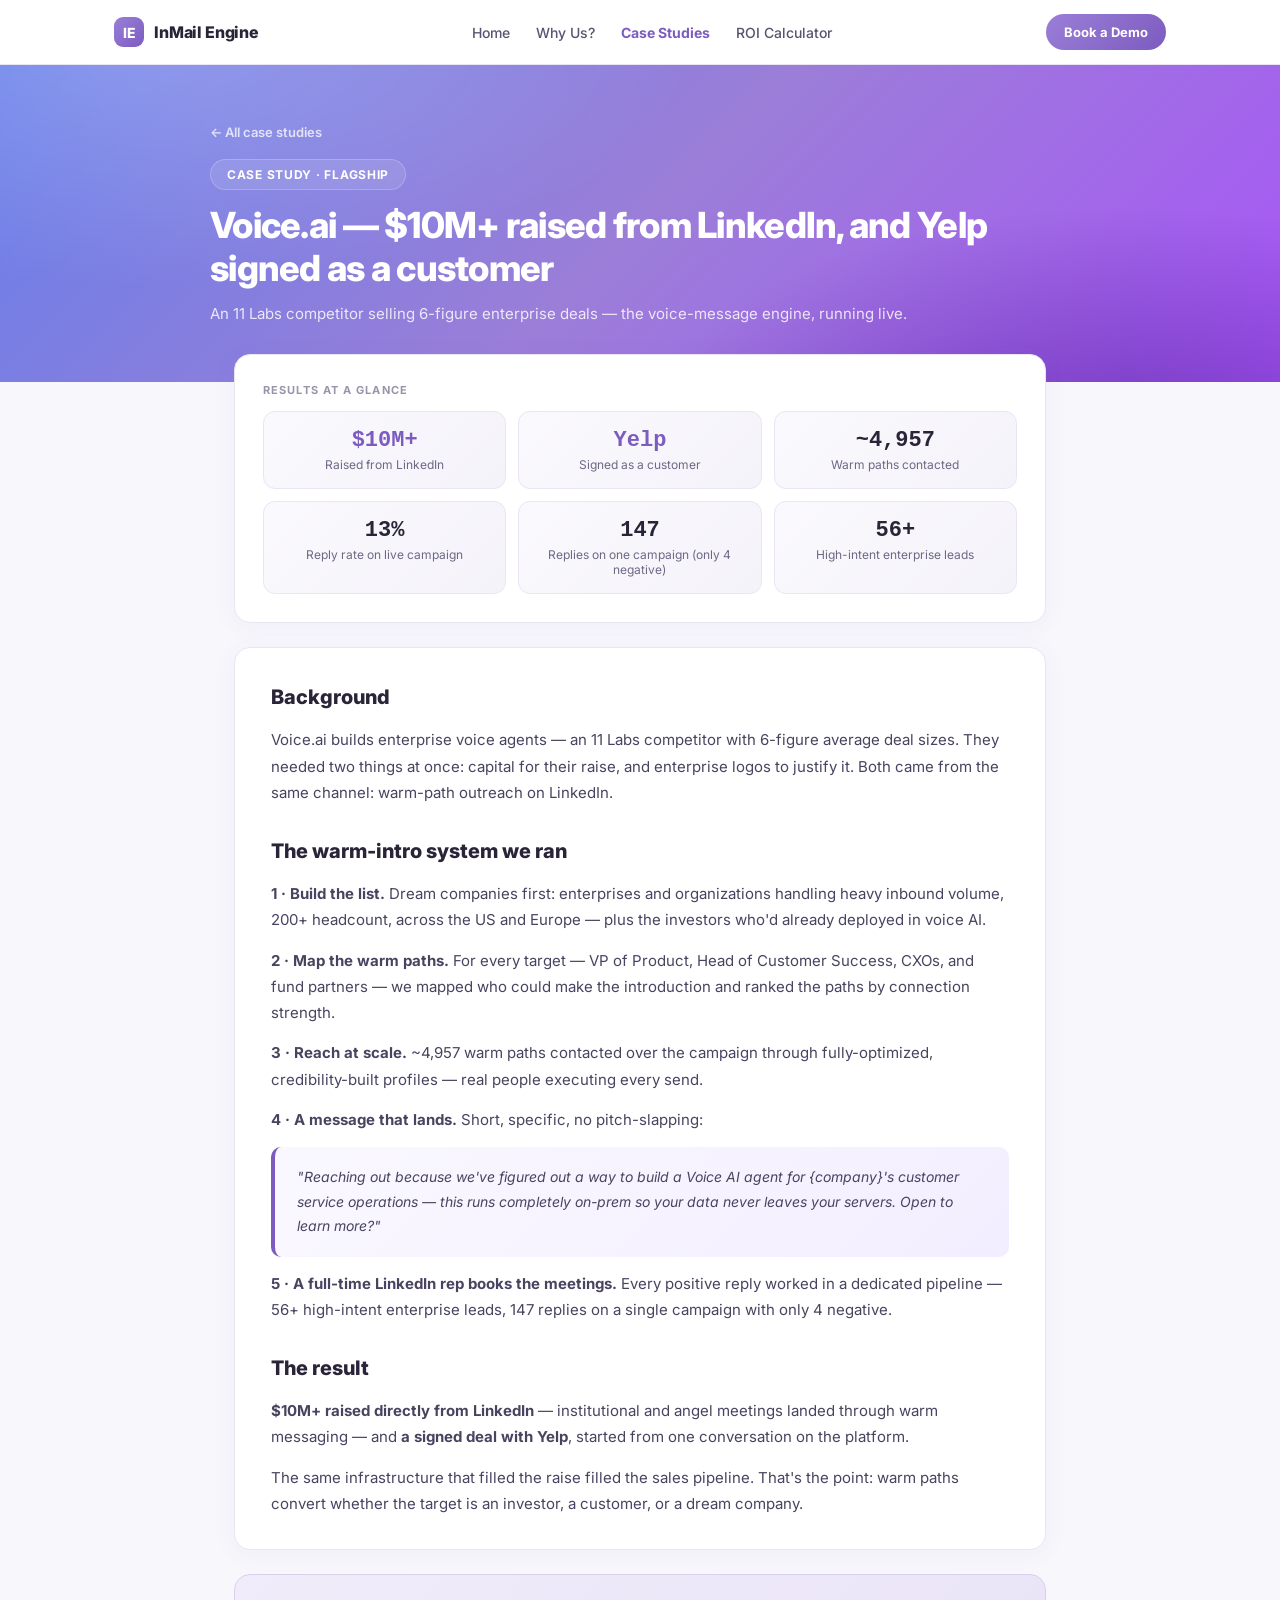
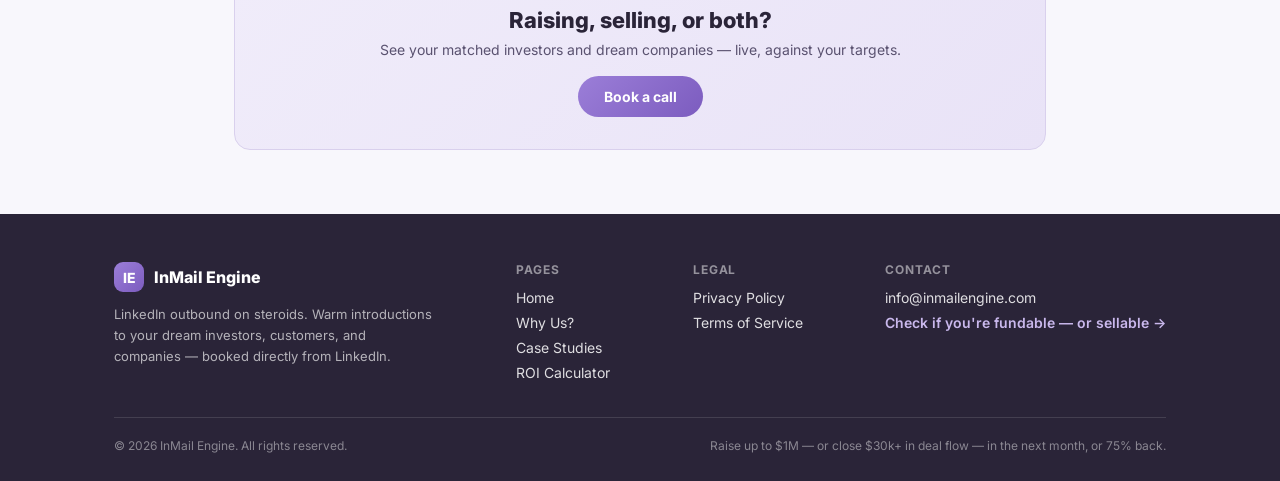
<file: case-voiceai.html>
<!DOCTYPE html>
<html lang="en">
<head>
<meta charset="utf-8">
<meta name="viewport" content="width=device-width, initial-scale=1">
<title>Case Study: Voice.ai — InMail Engine</title>
<meta name="description" content="Voice.ai — $10M+ raised from LinkedIn, and Yelp signed as a customer. The voice-message engine, running live.">
<link rel="preconnect" href="https://fonts.googleapis.com">
<link rel="preconnect" href="https://fonts.gstatic.com" crossorigin>
<link href="https://fonts.googleapis.com/css2?family=Inter:wght@300;400;500;600;700;800&display=swap" rel="stylesheet">
<link rel="stylesheet" href="/assets/site.css">
<style>
  @media (max-width: 640px) { .ie-hero-h1 { font-size: 28px !important; } }
</style>
</head>
<body>

<!-- NAV -->
<nav class="ie-nav">
  <div class="ie-nav-inner">
    <a href="/" class="ie-logo">
      <span class="ie-logo-mark">IE</span>
      <span style="font-weight: 800; font-size: 16px; letter-spacing: -0.01em">InMail Engine</span>
    </a>
    <div class="ie-nav-links">
      <a href="/" class="ie-nav-link">Home</a>
      <a href="/why-us" class="ie-nav-link">Why Us?</a>
      <a href="/case-studies" class="ie-nav-link active">Case Studies</a>
      <a href="/calculator" class="ie-nav-link">ROI Calculator</a>
    </div>
    <a href="https://calendly.com/inmailengine/funding-fit-audit-with-hezekiah" target="_blank" rel="noopener" class="ie-btn-nav">Book a Demo</a>
  </div>
</nav>

<!-- HERO -->
<div style="background: radial-gradient(900px 420px at 12% -10%, rgba(255,255,255,0.22), transparent 60%), radial-gradient(760px 360px at 88% 115%, rgba(76,29,149,0.5), transparent 62%), linear-gradient(135deg, #667eea 0%, #9b7ed8 50%, #a855f7 100%); color: #ffffff; padding: 56px 24px">
  <div style="max-width: 860px; margin: 0 auto">
    <a href="/case-studies" style="color: rgba(255,255,255,0.75); font-size: 13px; font-weight: 600">← All case studies</a>
    <div style="display: flex; align-items: center; gap: 8px; background: rgba(255,255,255,0.1); border: 1px solid rgba(255,255,255,0.2); border-radius: 999px; padding: 7px 16px; font-size: 12px; font-weight: 700; letter-spacing: 0.06em; margin: 18px 0 0; width: fit-content">CASE STUDY · FLAGSHIP</div>
    <h1 class="ie-hero-h1" style="font-size: 36px; font-weight: 800; margin: 14px 0 12px; letter-spacing: -0.02em; line-height: 1.2">Voice.ai — $10M+ raised from LinkedIn, and Yelp signed as a customer</h1>
    <p style="color: rgba(255,255,255,0.82); font-size: 15px; margin: 0; line-height: 1.6">An 11 Labs competitor selling 6-figure enterprise deals — the voice-message engine, running live.</p>
  </div>
</div>

<div style="max-width: 860px; margin: 0 auto; padding: 0 24px">

  <div class="ie-card" style="padding: 28px; margin-top: -28px; position: relative">
    <div style="font-size: 11px; font-weight: 700; letter-spacing: 0.1em; color: #9a94ab; margin-bottom: 14px">RESULTS AT A GLANCE</div>
    <div class="ie-grid3" style="display: grid; grid-template-columns: repeat(3, 1fr); gap: 12px">
      <div style="background: linear-gradient(135deg, #faf9fd, #f5f3fa); border: 1px solid #e9e5f5; border-radius: 12px; padding: 16px; text-align: center">
        <div style="font-family: 'SF Mono', Monaco, monospace; font-size: 22px; font-weight: 800; color: #7c5cbf">$10M+</div>
        <div style="font-size: 12px; color: #6f6885; margin-top: 4px">Raised from LinkedIn</div>
      </div>
      <div style="background: linear-gradient(135deg, #faf9fd, #f5f3fa); border: 1px solid #e9e5f5; border-radius: 12px; padding: 16px; text-align: center">
        <div style="font-family: 'SF Mono', Monaco, monospace; font-size: 22px; font-weight: 800; color: #7c5cbf">Yelp</div>
        <div style="font-size: 12px; color: #6f6885; margin-top: 4px">Signed as a customer</div>
      </div>
      <div style="background: linear-gradient(135deg, #faf9fd, #f5f3fa); border: 1px solid #e9e5f5; border-radius: 12px; padding: 16px; text-align: center">
        <div style="font-family: 'SF Mono', Monaco, monospace; font-size: 22px; font-weight: 800">~4,957</div>
        <div style="font-size: 12px; color: #6f6885; margin-top: 4px">Warm paths contacted</div>
      </div>
      <div style="background: linear-gradient(135deg, #faf9fd, #f5f3fa); border: 1px solid #e9e5f5; border-radius: 12px; padding: 16px; text-align: center">
        <div style="font-family: 'SF Mono', Monaco, monospace; font-size: 22px; font-weight: 800">13%</div>
        <div style="font-size: 12px; color: #6f6885; margin-top: 4px">Reply rate on live campaign</div>
      </div>
      <div style="background: linear-gradient(135deg, #faf9fd, #f5f3fa); border: 1px solid #e9e5f5; border-radius: 12px; padding: 16px; text-align: center">
        <div style="font-family: 'SF Mono', Monaco, monospace; font-size: 22px; font-weight: 800">147</div>
        <div style="font-size: 12px; color: #6f6885; margin-top: 4px">Replies on one campaign (only 4 negative)</div>
      </div>
      <div style="background: linear-gradient(135deg, #faf9fd, #f5f3fa); border: 1px solid #e9e5f5; border-radius: 12px; padding: 16px; text-align: center">
        <div style="font-family: 'SF Mono', Monaco, monospace; font-size: 22px; font-weight: 800">56+</div>
        <div style="font-size: 12px; color: #6f6885; margin-top: 4px">High-intent enterprise leads</div>
      </div>
    </div>
  </div>

  <div class="ie-reveal ie-card" style="padding: 32px 36px; margin-top: 24px; font-size: 15px; color: #4a4360; line-height: 1.75">
    <h2 style="font-size: 20px; font-weight: 800; color: #2a2438; margin: 0 0 12px">Background</h2>
    <p style="margin: 0">Voice.ai builds enterprise voice agents — an 11 Labs competitor with 6-figure average deal sizes. They needed two things at once: capital for their raise, and enterprise logos to justify it. Both came from the same channel: warm-path outreach on LinkedIn.</p>

    <h2 style="font-size: 20px; font-weight: 800; color: #2a2438; margin: 28px 0 12px">The warm-intro system we ran</h2>
    <p style="margin: 0 0 14px"><strong>1 · Build the list.</strong> Dream companies first: enterprises and organizations handling heavy inbound volume, 200+ headcount, across the US and Europe — plus the investors who'd already deployed in voice AI.</p>
    <p style="margin: 0 0 14px"><strong>2 · Map the warm paths.</strong> For every target — VP of Product, Head of Customer Success, CXOs, and fund partners — we mapped who could make the introduction and ranked the paths by connection strength.</p>
    <p style="margin: 0 0 14px"><strong>3 · Reach at scale.</strong> ~4,957 warm paths contacted over the campaign through fully-optimized, credibility-built profiles — real people executing every send.</p>
    <p style="margin: 0 0 14px"><strong>4 · A message that lands.</strong> Short, specific, no pitch-slapping:</p>
    <div style="background: linear-gradient(135deg, #faf8ff, #f3eeff); border-left: 4px solid #7c5cbf; border-radius: 10px; padding: 18px 22px; margin: 0 0 14px; font-size: 14px; font-style: italic">"Reaching out because we've figured out a way to build a Voice AI agent for {company}'s customer service operations — this runs completely on-prem so your data never leaves your servers. Open to learn more?"</div>
    <p style="margin: 0"><strong>5 · A full-time LinkedIn rep books the meetings.</strong> Every positive reply worked in a dedicated pipeline — 56+ high-intent enterprise leads, 147 replies on a single campaign with only 4 negative.</p>

    <h2 style="font-size: 20px; font-weight: 800; color: #2a2438; margin: 28px 0 12px">The result</h2>
    <p style="margin: 0 0 14px"><strong>$10M+ raised directly from LinkedIn</strong> — institutional and angel meetings landed through warm messaging — and <strong>a signed deal with Yelp</strong>, started from one conversation on the platform.</p>
    <p style="margin: 0">The same infrastructure that filled the raise filled the sales pipeline. That's the point: warm paths convert whether the target is an investor, a customer, or a dream company.</p>
  </div>

  <div class="ie-reveal" style="background: linear-gradient(135deg, #f0ecfa, #e9e3f7); border: 1px solid #d9d0ed; border-radius: 16px; padding: 32px; margin-top: 24px; text-align: center">
    <h2 style="font-size: 22px; font-weight: 800; margin: 0 0 8px">Raising, selling, or both?</h2>
    <p style="color: #5a5270; font-size: 14px; margin: 0 0 18px">See your matched investors and dream companies — live, against your targets.</p>
    <a href="https://calendly.com/inmailengine/funding-fit-audit-with-hezekiah" target="_blank" rel="noopener" class="ie-btn-gradient" style="font-size: 14px; padding: 12px 26px">Book a call</a>
  </div>
</div>

<!-- FOOTER -->
<footer style="background: #2a2438; color: #ffffff; margin-top: 64px">
  <div style="max-width: 1100px; margin: 0 auto; padding: 48px 24px 28px">
    <div style="display: flex; flex-wrap: wrap; gap: 40px; justify-content: space-between">
      <div style="max-width: 320px">
        <div style="display: flex; align-items: center; gap: 10px; margin-bottom: 12px">
          <span class="ie-logo-mark">IE</span>
          <span style="font-weight: 800; font-size: 16px">InMail Engine</span>
        </div>
        <div style="font-size: 13px; color: rgba(255,255,255,0.65); line-height: 1.6">LinkedIn outbound on steroids. Warm introductions to your dream investors, customers, and companies — booked directly from LinkedIn.</div>
      </div>
      <div>
        <div style="font-size: 12px; font-weight: 700; letter-spacing: 0.08em; color: rgba(255,255,255,0.5); margin-bottom: 12px">PAGES</div>
        <div style="display: flex; flex-direction: column; gap: 8px">
          <a href="/" class="ie-footer-link">Home</a>
          <a href="/why-us" class="ie-footer-link">Why Us?</a>
          <a href="/case-studies" class="ie-footer-link">Case Studies</a>
          <a href="/calculator" class="ie-footer-link">ROI Calculator</a>
        </div>
      </div>
      <div>
        <div style="font-size: 12px; font-weight: 700; letter-spacing: 0.08em; color: rgba(255,255,255,0.5); margin-bottom: 12px">LEGAL</div>
        <div style="display: flex; flex-direction: column; gap: 8px">
          <a href="/privacy-policy" class="ie-footer-link">Privacy Policy</a>
          <a href="/terms-of-service" class="ie-footer-link">Terms of Service</a>
        </div>
      </div>
      <div>
        <div style="font-size: 12px; font-weight: 700; letter-spacing: 0.08em; color: rgba(255,255,255,0.5); margin-bottom: 12px">CONTACT</div>
        <div style="display: flex; flex-direction: column; gap: 8px">
          <a href="mailto:info@inmailengine.com" class="ie-footer-link">info@inmailengine.com</a>
          <a href="https://calendly.com/inmailengine/funding-fit-audit-with-hezekiah" target="_blank" rel="noopener" class="ie-footer-cta">Check if you're fundable — or sellable →</a>
        </div>
      </div>
    </div>
    <div style="border-top: 1px solid rgba(255,255,255,0.12); margin-top: 36px; padding-top: 20px; display: flex; flex-wrap: wrap; gap: 12px; justify-content: space-between; font-size: 12px; color: rgba(255,255,255,0.45)">
      <span>© 2026 InMail Engine. All rights reserved.</span>
      <span>Raise up to $1M — or close $30k+ in deal flow — in the next month, or 75% back.</span>
    </div>
  </div>
</footer>

<script src="/assets/site.js"></script>
</body>
</html>
</file>
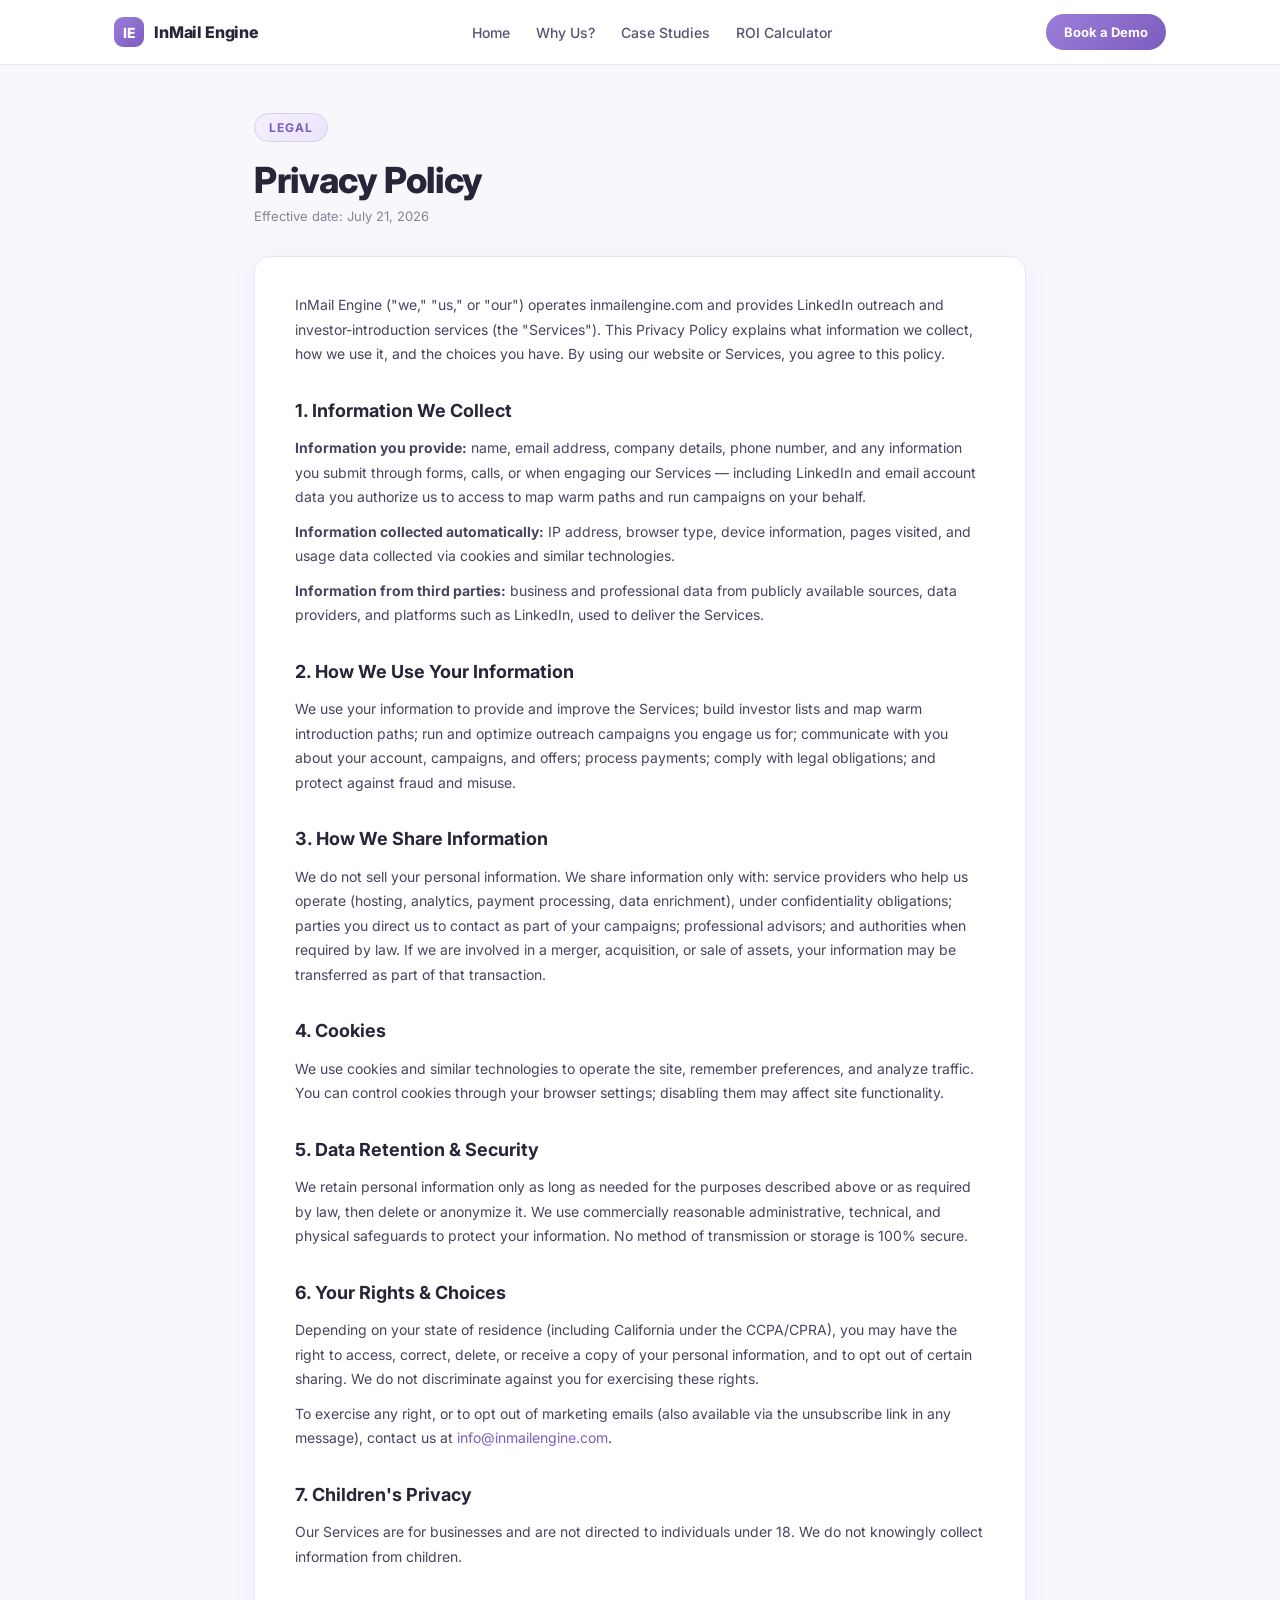
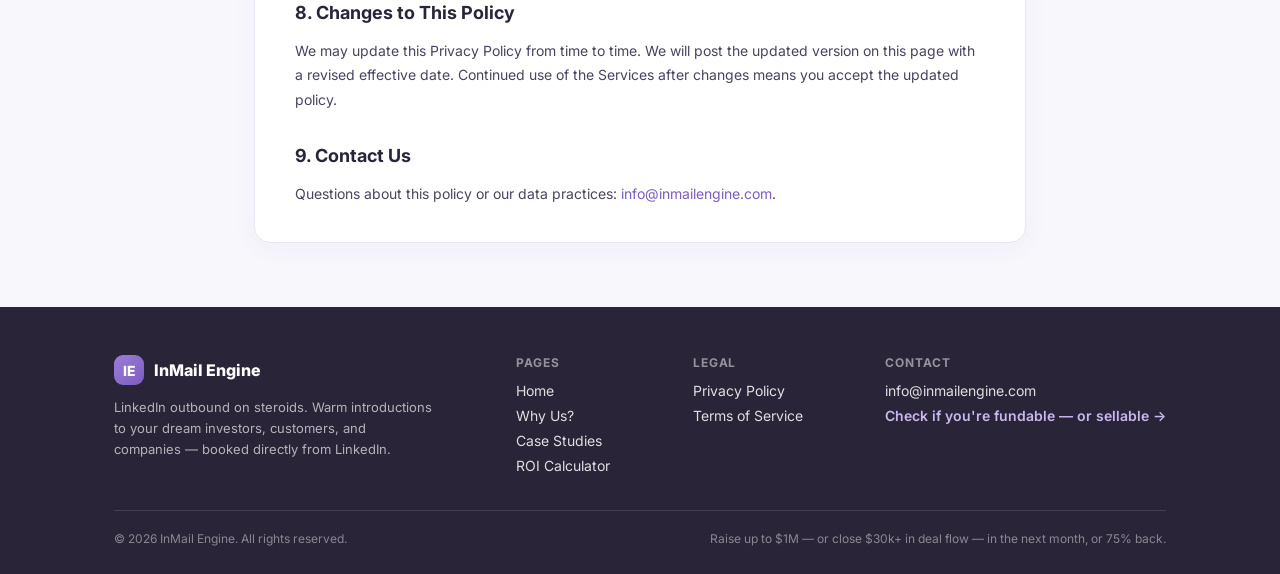
<file: privacy-policy.html>
<!DOCTYPE html>
<html lang="en">
<head>
<meta charset="utf-8">
<meta name="viewport" content="width=device-width, initial-scale=1">
<title>Privacy Policy — InMail Engine</title>
<meta name="description" content="InMail Engine privacy policy — what information we collect, how we use it, and the choices you have.">
<link rel="preconnect" href="https://fonts.googleapis.com">
<link rel="preconnect" href="https://fonts.gstatic.com" crossorigin>
<link href="https://fonts.googleapis.com/css2?family=Inter:wght@300;400;500;600;700;800&display=swap" rel="stylesheet">
<link rel="stylesheet" href="/assets/site.css">
</head>
<body>

<!-- NAV -->
<nav class="ie-nav">
  <div class="ie-nav-inner">
    <a href="/" class="ie-logo">
      <span class="ie-logo-mark">IE</span>
      <span style="font-weight: 800; font-size: 16px; letter-spacing: -0.01em">InMail Engine</span>
    </a>
    <div class="ie-nav-links">
      <a href="/" class="ie-nav-link">Home</a>
      <a href="/why-us" class="ie-nav-link">Why Us?</a>
      <a href="/case-studies" class="ie-nav-link">Case Studies</a>
      <a href="/calculator" class="ie-nav-link">ROI Calculator</a>
    </div>
    <a href="https://calendly.com/inmailengine/funding-fit-audit-with-hezekiah" target="_blank" rel="noopener" class="ie-btn-nav">Book a Demo</a>
  </div>
</nav>

<div style="max-width: 820px; margin: 0 auto; padding: 48px 24px 0">
  <div class="ie-badge">LEGAL</div>
  <h1 style="font-size: 36px; font-weight: 800; margin: 16px 0 6px; letter-spacing: -0.01em">Privacy Policy</h1>
  <p style="color: #8a8299; font-size: 13px; margin: 0 0 32px">Effective date: July 21, 2026</p>

  <div class="ie-card" style="padding: 36px 40px; font-size: 14px; color: #4a4360; line-height: 1.75">
    <p style="margin: 0 0 20px">InMail Engine ("we," "us," or "our") operates inmailengine.com and provides LinkedIn outreach and investor-introduction services (the "Services"). This Privacy Policy explains what information we collect, how we use it, and the choices you have. By using our website or Services, you agree to this policy.</p>

    <h2 style="font-size: 18px; font-weight: 700; color: #2a2438; margin: 28px 0 10px">1. Information We Collect</h2>
    <p style="margin: 0 0 10px"><strong>Information you provide:</strong> name, email address, company details, phone number, and any information you submit through forms, calls, or when engaging our Services — including LinkedIn and email account data you authorize us to access to map warm paths and run campaigns on your behalf.</p>
    <p style="margin: 0 0 10px"><strong>Information collected automatically:</strong> IP address, browser type, device information, pages visited, and usage data collected via cookies and similar technologies.</p>
    <p style="margin: 0"><strong>Information from third parties:</strong> business and professional data from publicly available sources, data providers, and platforms such as LinkedIn, used to deliver the Services.</p>

    <h2 style="font-size: 18px; font-weight: 700; color: #2a2438; margin: 28px 0 10px">2. How We Use Your Information</h2>
    <p style="margin: 0">We use your information to provide and improve the Services; build investor lists and map warm introduction paths; run and optimize outreach campaigns you engage us for; communicate with you about your account, campaigns, and offers; process payments; comply with legal obligations; and protect against fraud and misuse.</p>

    <h2 style="font-size: 18px; font-weight: 700; color: #2a2438; margin: 28px 0 10px">3. How We Share Information</h2>
    <p style="margin: 0">We do not sell your personal information. We share information only with: service providers who help us operate (hosting, analytics, payment processing, data enrichment), under confidentiality obligations; parties you direct us to contact as part of your campaigns; professional advisors; and authorities when required by law. If we are involved in a merger, acquisition, or sale of assets, your information may be transferred as part of that transaction.</p>

    <h2 style="font-size: 18px; font-weight: 700; color: #2a2438; margin: 28px 0 10px">4. Cookies</h2>
    <p style="margin: 0">We use cookies and similar technologies to operate the site, remember preferences, and analyze traffic. You can control cookies through your browser settings; disabling them may affect site functionality.</p>

    <h2 style="font-size: 18px; font-weight: 700; color: #2a2438; margin: 28px 0 10px">5. Data Retention &amp; Security</h2>
    <p style="margin: 0">We retain personal information only as long as needed for the purposes described above or as required by law, then delete or anonymize it. We use commercially reasonable administrative, technical, and physical safeguards to protect your information. No method of transmission or storage is 100% secure.</p>

    <h2 style="font-size: 18px; font-weight: 700; color: #2a2438; margin: 28px 0 10px">6. Your Rights &amp; Choices</h2>
    <p style="margin: 0 0 10px">Depending on your state of residence (including California under the CCPA/CPRA), you may have the right to access, correct, delete, or receive a copy of your personal information, and to opt out of certain sharing. We do not discriminate against you for exercising these rights.</p>
    <p style="margin: 0">To exercise any right, or to opt out of marketing emails (also available via the unsubscribe link in any message), contact us at <a href="mailto:info@inmailengine.com">info@inmailengine.com</a>.</p>

    <h2 style="font-size: 18px; font-weight: 700; color: #2a2438; margin: 28px 0 10px">7. Children's Privacy</h2>
    <p style="margin: 0">Our Services are for businesses and are not directed to individuals under 18. We do not knowingly collect information from children.</p>

    <h2 style="font-size: 18px; font-weight: 700; color: #2a2438; margin: 28px 0 10px">8. Changes to This Policy</h2>
    <p style="margin: 0">We may update this Privacy Policy from time to time. We will post the updated version on this page with a revised effective date. Continued use of the Services after changes means you accept the updated policy.</p>

    <h2 style="font-size: 18px; font-weight: 700; color: #2a2438; margin: 28px 0 10px">9. Contact Us</h2>
    <p style="margin: 0">Questions about this policy or our data practices: <a href="mailto:info@inmailengine.com">info@inmailengine.com</a>.</p>
  </div>
</div>

<!-- FOOTER -->
<footer style="background: #2a2438; color: #ffffff; margin-top: 64px">
  <div style="max-width: 1100px; margin: 0 auto; padding: 48px 24px 28px">
    <div style="display: flex; flex-wrap: wrap; gap: 40px; justify-content: space-between">
      <div style="max-width: 320px">
        <div style="display: flex; align-items: center; gap: 10px; margin-bottom: 12px">
          <span class="ie-logo-mark">IE</span>
          <span style="font-weight: 800; font-size: 16px">InMail Engine</span>
        </div>
        <div style="font-size: 13px; color: rgba(255,255,255,0.65); line-height: 1.6">LinkedIn outbound on steroids. Warm introductions to your dream investors, customers, and companies — booked directly from LinkedIn.</div>
      </div>
      <div>
        <div style="font-size: 12px; font-weight: 700; letter-spacing: 0.08em; color: rgba(255,255,255,0.5); margin-bottom: 12px">PAGES</div>
        <div style="display: flex; flex-direction: column; gap: 8px">
          <a href="/" class="ie-footer-link">Home</a>
          <a href="/why-us" class="ie-footer-link">Why Us?</a>
          <a href="/case-studies" class="ie-footer-link">Case Studies</a>
          <a href="/calculator" class="ie-footer-link">ROI Calculator</a>
        </div>
      </div>
      <div>
        <div style="font-size: 12px; font-weight: 700; letter-spacing: 0.08em; color: rgba(255,255,255,0.5); margin-bottom: 12px">LEGAL</div>
        <div style="display: flex; flex-direction: column; gap: 8px">
          <a href="/privacy-policy" class="ie-footer-link">Privacy Policy</a>
          <a href="/terms-of-service" class="ie-footer-link">Terms of Service</a>
        </div>
      </div>
      <div>
        <div style="font-size: 12px; font-weight: 700; letter-spacing: 0.08em; color: rgba(255,255,255,0.5); margin-bottom: 12px">CONTACT</div>
        <div style="display: flex; flex-direction: column; gap: 8px">
          <a href="mailto:info@inmailengine.com" class="ie-footer-link">info@inmailengine.com</a>
          <a href="https://calendly.com/inmailengine/funding-fit-audit-with-hezekiah" target="_blank" rel="noopener" class="ie-footer-cta">Check if you're fundable — or sellable →</a>
        </div>
      </div>
    </div>
    <div style="border-top: 1px solid rgba(255,255,255,0.12); margin-top: 36px; padding-top: 20px; display: flex; flex-wrap: wrap; gap: 12px; justify-content: space-between; font-size: 12px; color: rgba(255,255,255,0.45)">
      <span>© 2026 InMail Engine. All rights reserved.</span>
      <span>Raise up to $1M — or close $30k+ in deal flow — in the next month, or 75% back.</span>
    </div>
  </div>
</footer>

</body>
</html>
</file>
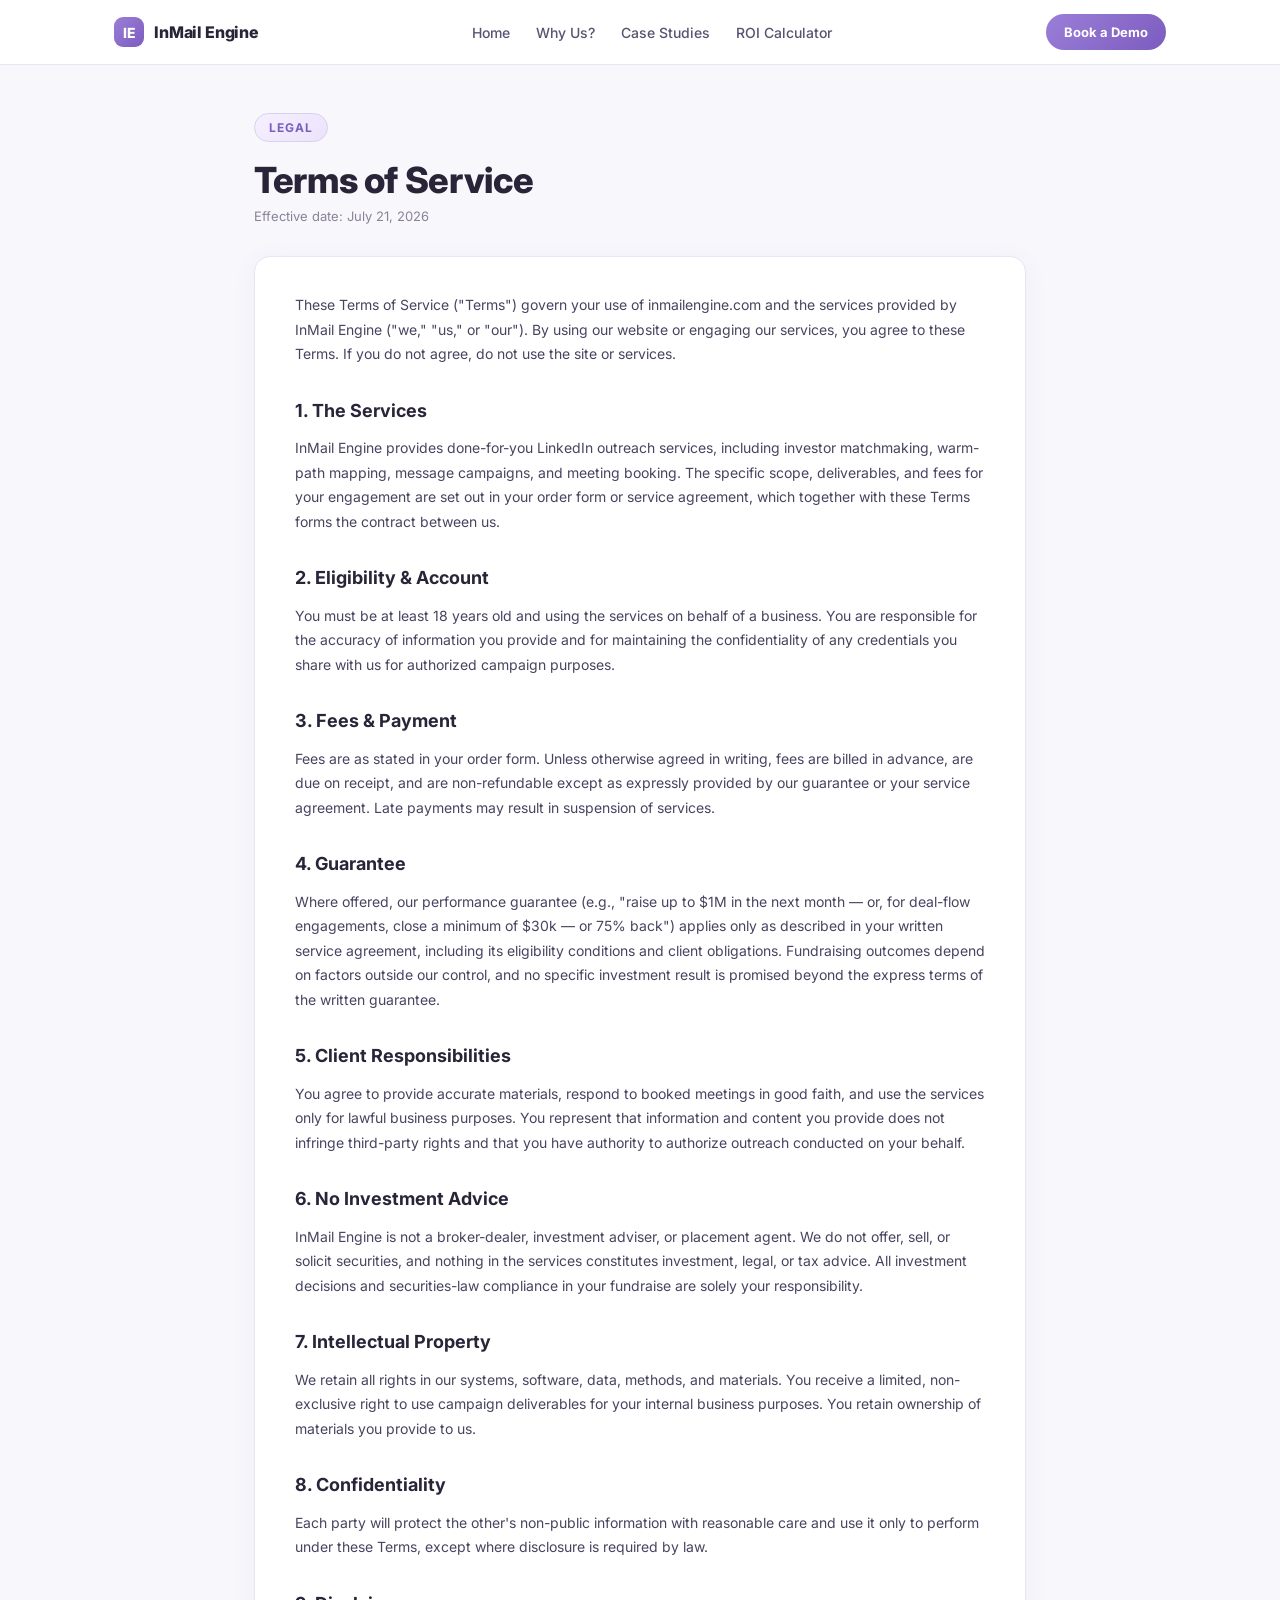
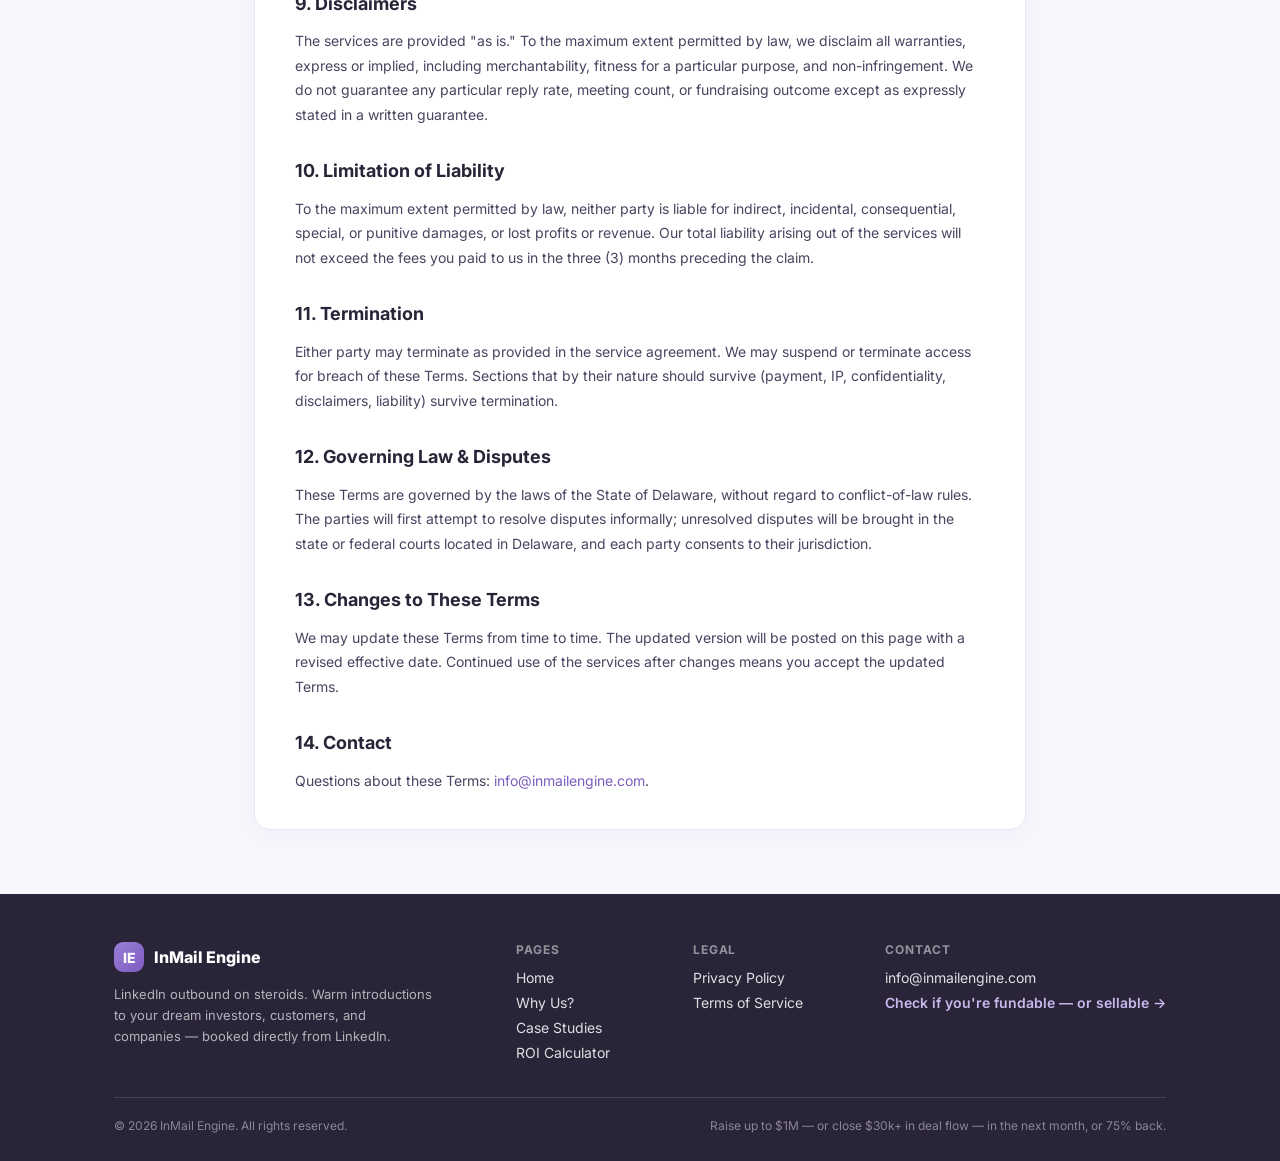
<file: terms-of-service.html>
<!DOCTYPE html>
<html lang="en">
<head>
<meta charset="utf-8">
<meta name="viewport" content="width=device-width, initial-scale=1">
<title>Terms of Service — InMail Engine</title>
<meta name="description" content="Terms of Service governing the use of inmailengine.com and the services provided by InMail Engine.">
<link rel="preconnect" href="https://fonts.googleapis.com">
<link rel="preconnect" href="https://fonts.gstatic.com" crossorigin>
<link href="https://fonts.googleapis.com/css2?family=Inter:wght@300;400;500;600;700;800&display=swap" rel="stylesheet">
<link rel="stylesheet" href="/assets/site.css">
</head>
<body>

<!-- NAV -->
<nav class="ie-nav">
  <div class="ie-nav-inner">
    <a href="/" class="ie-logo">
      <span class="ie-logo-mark">IE</span>
      <span style="font-weight: 800; font-size: 16px; letter-spacing: -0.01em">InMail Engine</span>
    </a>
    <div class="ie-nav-links">
      <a href="/" class="ie-nav-link">Home</a>
      <a href="/why-us" class="ie-nav-link">Why Us?</a>
      <a href="/case-studies" class="ie-nav-link">Case Studies</a>
      <a href="/calculator" class="ie-nav-link">ROI Calculator</a>
    </div>
    <a href="https://calendly.com/inmailengine/funding-fit-audit-with-hezekiah" target="_blank" rel="noopener" class="ie-btn-nav">Book a Demo</a>
  </div>
</nav>

<div style="max-width: 820px; margin: 0 auto; padding: 48px 24px 0">
  <div class="ie-badge">LEGAL</div>
  <h1 style="font-size: 36px; font-weight: 800; margin: 16px 0 6px; letter-spacing: -0.01em">Terms of Service</h1>
  <p style="color: #8a8299; font-size: 13px; margin: 0 0 32px">Effective date: July 21, 2026</p>

  <div class="ie-card" style="padding: 36px 40px; font-size: 14px; color: #4a4360; line-height: 1.75">
    <p style="margin: 0 0 20px">These Terms of Service ("Terms") govern your use of inmailengine.com and the services provided by InMail Engine ("we," "us," or "our"). By using our website or engaging our services, you agree to these Terms. If you do not agree, do not use the site or services.</p>

    <h2 style="font-size: 18px; font-weight: 700; color: #2a2438; margin: 28px 0 10px">1. The Services</h2>
    <p style="margin: 0">InMail Engine provides done-for-you LinkedIn outreach services, including investor matchmaking, warm-path mapping, message campaigns, and meeting booking. The specific scope, deliverables, and fees for your engagement are set out in your order form or service agreement, which together with these Terms forms the contract between us.</p>

    <h2 style="font-size: 18px; font-weight: 700; color: #2a2438; margin: 28px 0 10px">2. Eligibility &amp; Account</h2>
    <p style="margin: 0">You must be at least 18 years old and using the services on behalf of a business. You are responsible for the accuracy of information you provide and for maintaining the confidentiality of any credentials you share with us for authorized campaign purposes.</p>

    <h2 style="font-size: 18px; font-weight: 700; color: #2a2438; margin: 28px 0 10px">3. Fees &amp; Payment</h2>
    <p style="margin: 0">Fees are as stated in your order form. Unless otherwise agreed in writing, fees are billed in advance, are due on receipt, and are non-refundable except as expressly provided by our guarantee or your service agreement. Late payments may result in suspension of services.</p>

    <h2 style="font-size: 18px; font-weight: 700; color: #2a2438; margin: 28px 0 10px">4. Guarantee</h2>
    <p style="margin: 0">Where offered, our performance guarantee (e.g., "raise up to $1M in the next month — or, for deal-flow engagements, close a minimum of $30k — or 75% back") applies only as described in your written service agreement, including its eligibility conditions and client obligations. Fundraising outcomes depend on factors outside our control, and no specific investment result is promised beyond the express terms of the written guarantee.</p>

    <h2 style="font-size: 18px; font-weight: 700; color: #2a2438; margin: 28px 0 10px">5. Client Responsibilities</h2>
    <p style="margin: 0">You agree to provide accurate materials, respond to booked meetings in good faith, and use the services only for lawful business purposes. You represent that information and content you provide does not infringe third-party rights and that you have authority to authorize outreach conducted on your behalf.</p>

    <h2 style="font-size: 18px; font-weight: 700; color: #2a2438; margin: 28px 0 10px">6. No Investment Advice</h2>
    <p style="margin: 0">InMail Engine is not a broker-dealer, investment adviser, or placement agent. We do not offer, sell, or solicit securities, and nothing in the services constitutes investment, legal, or tax advice. All investment decisions and securities-law compliance in your fundraise are solely your responsibility.</p>

    <h2 style="font-size: 18px; font-weight: 700; color: #2a2438; margin: 28px 0 10px">7. Intellectual Property</h2>
    <p style="margin: 0">We retain all rights in our systems, software, data, methods, and materials. You receive a limited, non-exclusive right to use campaign deliverables for your internal business purposes. You retain ownership of materials you provide to us.</p>

    <h2 style="font-size: 18px; font-weight: 700; color: #2a2438; margin: 28px 0 10px">8. Confidentiality</h2>
    <p style="margin: 0">Each party will protect the other's non-public information with reasonable care and use it only to perform under these Terms, except where disclosure is required by law.</p>

    <h2 style="font-size: 18px; font-weight: 700; color: #2a2438; margin: 28px 0 10px">9. Disclaimers</h2>
    <p style="margin: 0">The services are provided "as is." To the maximum extent permitted by law, we disclaim all warranties, express or implied, including merchantability, fitness for a particular purpose, and non-infringement. We do not guarantee any particular reply rate, meeting count, or fundraising outcome except as expressly stated in a written guarantee.</p>

    <h2 style="font-size: 18px; font-weight: 700; color: #2a2438; margin: 28px 0 10px">10. Limitation of Liability</h2>
    <p style="margin: 0">To the maximum extent permitted by law, neither party is liable for indirect, incidental, consequential, special, or punitive damages, or lost profits or revenue. Our total liability arising out of the services will not exceed the fees you paid to us in the three (3) months preceding the claim.</p>

    <h2 style="font-size: 18px; font-weight: 700; color: #2a2438; margin: 28px 0 10px">11. Termination</h2>
    <p style="margin: 0">Either party may terminate as provided in the service agreement. We may suspend or terminate access for breach of these Terms. Sections that by their nature should survive (payment, IP, confidentiality, disclaimers, liability) survive termination.</p>

    <h2 style="font-size: 18px; font-weight: 700; color: #2a2438; margin: 28px 0 10px">12. Governing Law &amp; Disputes</h2>
    <p style="margin: 0">These Terms are governed by the laws of the State of Delaware, without regard to conflict-of-law rules. The parties will first attempt to resolve disputes informally; unresolved disputes will be brought in the state or federal courts located in Delaware, and each party consents to their jurisdiction.</p>

    <h2 style="font-size: 18px; font-weight: 700; color: #2a2438; margin: 28px 0 10px">13. Changes to These Terms</h2>
    <p style="margin: 0">We may update these Terms from time to time. The updated version will be posted on this page with a revised effective date. Continued use of the services after changes means you accept the updated Terms.</p>

    <h2 style="font-size: 18px; font-weight: 700; color: #2a2438; margin: 28px 0 10px">14. Contact</h2>
    <p style="margin: 0">Questions about these Terms: <a href="mailto:info@inmailengine.com">info@inmailengine.com</a>.</p>
  </div>
</div>

<!-- FOOTER -->
<footer style="background: #2a2438; color: #ffffff; margin-top: 64px">
  <div style="max-width: 1100px; margin: 0 auto; padding: 48px 24px 28px">
    <div style="display: flex; flex-wrap: wrap; gap: 40px; justify-content: space-between">
      <div style="max-width: 320px">
        <div style="display: flex; align-items: center; gap: 10px; margin-bottom: 12px">
          <span class="ie-logo-mark">IE</span>
          <span style="font-weight: 800; font-size: 16px">InMail Engine</span>
        </div>
        <div style="font-size: 13px; color: rgba(255,255,255,0.65); line-height: 1.6">LinkedIn outbound on steroids. Warm introductions to your dream investors, customers, and companies — booked directly from LinkedIn.</div>
      </div>
      <div>
        <div style="font-size: 12px; font-weight: 700; letter-spacing: 0.08em; color: rgba(255,255,255,0.5); margin-bottom: 12px">PAGES</div>
        <div style="display: flex; flex-direction: column; gap: 8px">
          <a href="/" class="ie-footer-link">Home</a>
          <a href="/why-us" class="ie-footer-link">Why Us?</a>
          <a href="/case-studies" class="ie-footer-link">Case Studies</a>
          <a href="/calculator" class="ie-footer-link">ROI Calculator</a>
        </div>
      </div>
      <div>
        <div style="font-size: 12px; font-weight: 700; letter-spacing: 0.08em; color: rgba(255,255,255,0.5); margin-bottom: 12px">LEGAL</div>
        <div style="display: flex; flex-direction: column; gap: 8px">
          <a href="/privacy-policy" class="ie-footer-link">Privacy Policy</a>
          <a href="/terms-of-service" class="ie-footer-link">Terms of Service</a>
        </div>
      </div>
      <div>
        <div style="font-size: 12px; font-weight: 700; letter-spacing: 0.08em; color: rgba(255,255,255,0.5); margin-bottom: 12px">CONTACT</div>
        <div style="display: flex; flex-direction: column; gap: 8px">
          <a href="mailto:info@inmailengine.com" class="ie-footer-link">info@inmailengine.com</a>
          <a href="https://calendly.com/inmailengine/funding-fit-audit-with-hezekiah" target="_blank" rel="noopener" class="ie-footer-cta">Check if you're fundable — or sellable →</a>
        </div>
      </div>
    </div>
    <div style="border-top: 1px solid rgba(255,255,255,0.12); margin-top: 36px; padding-top: 20px; display: flex; flex-wrap: wrap; gap: 12px; justify-content: space-between; font-size: 12px; color: rgba(255,255,255,0.45)">
      <span>© 2026 InMail Engine. All rights reserved.</span>
      <span>Raise up to $1M — or close $30k+ in deal flow — in the next month, or 75% back.</span>
    </div>
  </div>
</footer>

</body>
</html>
</file>
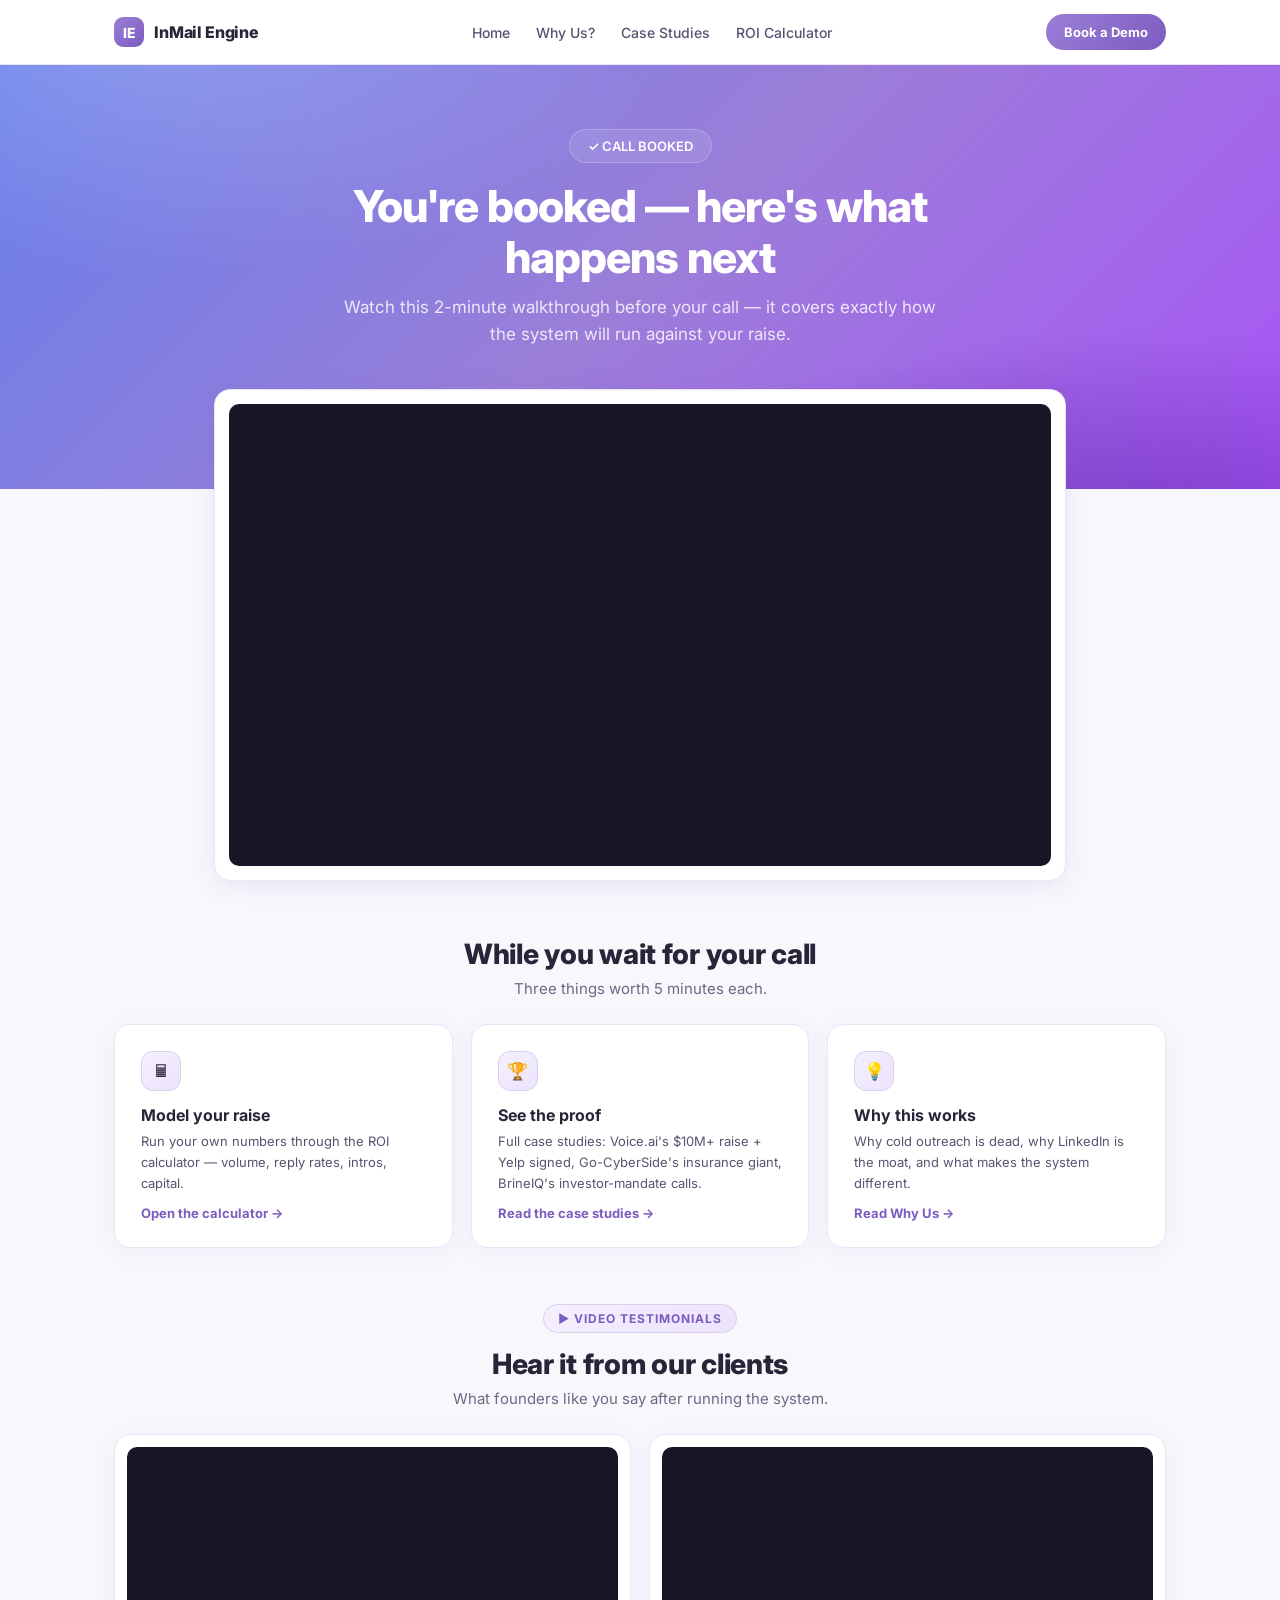
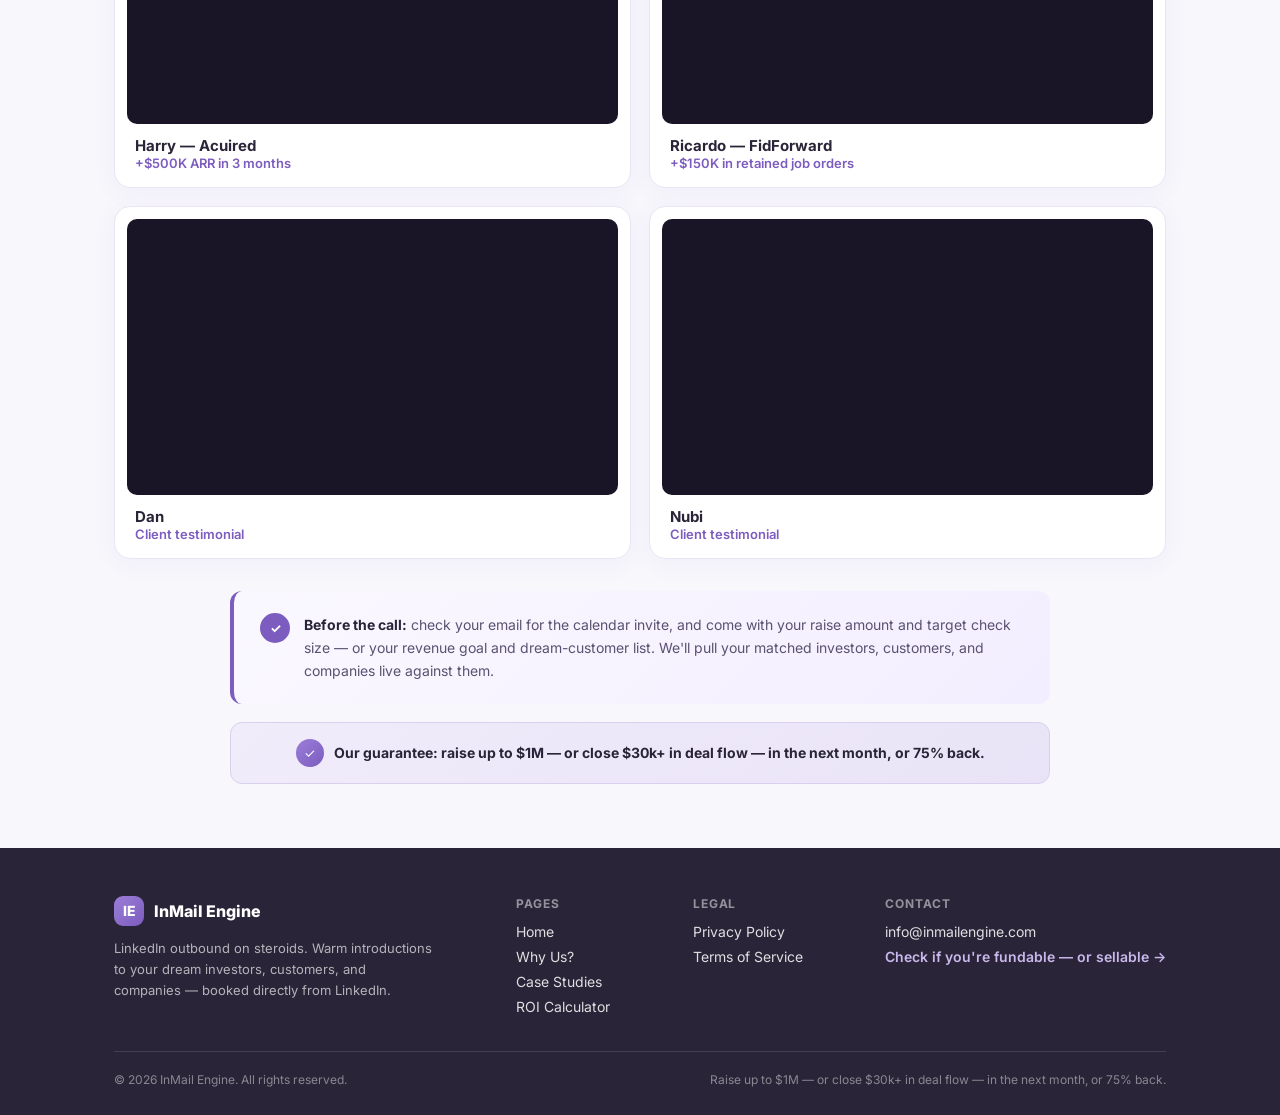
<file: thank-you.html>
<!DOCTYPE html>
<html lang="en">
<head>
<meta charset="utf-8">
<meta name="viewport" content="width=device-width, initial-scale=1">
<title>You're Booked — InMail Engine</title>
<meta name="description" content="Your call is booked — here's what happens next. Watch the 2-minute walkthrough before your call.">
<link rel="preconnect" href="https://fonts.googleapis.com">
<link rel="preconnect" href="https://fonts.gstatic.com" crossorigin>
<link href="https://fonts.googleapis.com/css2?family=Inter:wght@300;400;500;600;700;800&display=swap" rel="stylesheet">
<link rel="stylesheet" href="/assets/site.css">
</head>
<body>

<!-- NAV -->
<nav class="ie-nav">
  <div class="ie-nav-inner">
    <a href="/" class="ie-logo">
      <span class="ie-logo-mark">IE</span>
      <span style="font-weight: 800; font-size: 16px; letter-spacing: -0.01em">InMail Engine</span>
    </a>
    <div class="ie-nav-links">
      <a href="/" class="ie-nav-link">Home</a>
      <a href="/why-us" class="ie-nav-link">Why Us?</a>
      <a href="/case-studies" class="ie-nav-link">Case Studies</a>
      <a href="/calculator" class="ie-nav-link">ROI Calculator</a>
    </div>
    <a href="https://calendly.com/inmailengine/funding-fit-audit-with-hezekiah" target="_blank" rel="noopener" class="ie-btn-nav">Book a Demo</a>
  </div>
</nav>

<!-- HERO -->
<div style="background: radial-gradient(900px 420px at 12% -10%, rgba(255,255,255,0.22), transparent 60%), radial-gradient(760px 360px at 88% 115%, rgba(76,29,149,0.5), transparent 62%), linear-gradient(135deg, #667eea 0%, #9b7ed8 50%, #a855f7 100%); color: #ffffff; text-align: center; padding: 64px 24px 140px">
  <div style="display: inline-flex; align-items: center; gap: 8px; background: rgba(255,255,255,0.1); border: 1px solid rgba(255,255,255,0.2); backdrop-filter: blur(8px); border-radius: 999px; padding: 8px 18px; font-size: 13px; font-weight: 600">&#10003; CALL BOOKED</div>
  <h1 class="ie-hero-h1" style="font-size: 44px; font-weight: 800; margin: 18px auto 12px; letter-spacing: -0.02em; max-width: 720px; line-height: 1.15">You're booked — here's what happens next</h1>
  <p style="color: rgba(255,255,255,0.82); font-size: 17px; max-width: 620px; margin: 0 auto; line-height: 1.6">Watch this 2-minute walkthrough before your call — it covers exactly how the system will run against your raise.</p>
</div>

<div style="max-width: 900px; margin: -100px auto 0; padding: 0 24px; position: relative">
  <div style="background: #ffffff; border: 1px solid #e9e5f5; border-radius: 16px; box-shadow: 0 4px 24px rgba(124,92,191,0.12); padding: 14px">
    <div style="position: relative; padding-bottom: 56.25%; height: 0; border-radius: 10px; overflow: hidden; background: #1a1526">
      <iframe src="https://www.loom.com/embed/7fbe1d9bcd7f4544849cb8c4221b0504" frameborder="0" allowfullscreen style="position: absolute; top: 0; left: 0; width: 100%; height: 100%"></iframe>
    </div>
  </div>
</div>

<div style="max-width: 1100px; margin: 0 auto; padding: 0 24px">
  <div style="text-align: center; margin: 56px 0 26px">
    <h2 style="font-size: 28px; font-weight: 800; margin: 0 0 8px; letter-spacing: -0.01em">While you wait for your call</h2>
    <p style="color: #6f6885; font-size: 15px; margin: 0">Three things worth 5 minutes each.</p>
  </div>
  <div class="ie-grid3" style="display: grid; grid-template-columns: repeat(3, 1fr); gap: 18px">
    <a href="/calculator" class="ie-card ie-card-link" style="padding: 26px">
      <div style="width: 40px; height: 40px; border-radius: 12px; background: linear-gradient(135deg, #f5f0ff, #ebe3fc); border: 1px solid #d9d0ed; display: flex; align-items: center; justify-content: center; font-size: 17px; margin-bottom: 14px">&#128425;</div>
      <div style="font-weight: 700; font-size: 16px; margin-bottom: 6px">Model your raise</div>
      <div style="font-size: 13px; color: #5a5270; line-height: 1.6">Run your own numbers through the ROI calculator — volume, reply rates, intros, capital.</div>
      <div style="font-weight: 700; font-size: 13px; color: #7c5cbf; margin-top: 12px">Open the calculator →</div>
    </a>
    <a href="/case-studies" class="ie-card ie-card-link" style="padding: 26px">
      <div style="width: 40px; height: 40px; border-radius: 12px; background: linear-gradient(135deg, #f5f0ff, #ebe3fc); border: 1px solid #d9d0ed; display: flex; align-items: center; justify-content: center; font-size: 17px; margin-bottom: 14px">&#127942;</div>
      <div style="font-weight: 700; font-size: 16px; margin-bottom: 6px">See the proof</div>
      <div style="font-size: 13px; color: #5a5270; line-height: 1.6">Full case studies: Voice.ai's $10M+ raise + Yelp signed, Go-CyberSide's insurance giant, BrineIQ's investor-mandate calls.</div>
      <div style="font-weight: 700; font-size: 13px; color: #7c5cbf; margin-top: 12px">Read the case studies →</div>
    </a>
    <a href="/why-us" class="ie-card ie-card-link" style="padding: 26px">
      <div style="width: 40px; height: 40px; border-radius: 12px; background: linear-gradient(135deg, #f5f0ff, #ebe3fc); border: 1px solid #d9d0ed; display: flex; align-items: center; justify-content: center; font-size: 17px; margin-bottom: 14px">&#128161;</div>
      <div style="font-weight: 700; font-size: 16px; margin-bottom: 6px">Why this works</div>
      <div style="font-size: 13px; color: #5a5270; line-height: 1.6">Why cold outreach is dead, why LinkedIn is the moat, and what makes the system different.</div>
      <div style="font-weight: 700; font-size: 13px; color: #7c5cbf; margin-top: 12px">Read Why Us →</div>
    </a>
  </div>

  <div class="ie-reveal" style="text-align: center; margin: 56px 0 26px">
    <div class="ie-badge">&#9654; VIDEO TESTIMONIALS</div>
    <h2 style="font-size: 28px; font-weight: 800; margin: 14px 0 8px; letter-spacing: -0.01em">Hear it from our clients</h2>
    <p style="color: #6f6885; font-size: 15px; margin: 0">What founders like you say after running the system.</p>
  </div>
  <div class="ie-grid2 ie-reveal" style="display: grid; grid-template-columns: 1fr 1fr; gap: 18px">
    <div class="ie-card" style="padding: 12px 12px 16px">
      <div style="position: relative; padding-bottom: 56.25%; height: 0; border-radius: 10px; overflow: hidden; background: #1a1526">
        <iframe src="https://player.vimeo.com/video/1075993790" frameborder="0" allow="autoplay; fullscreen; picture-in-picture" allowfullscreen style="position: absolute; top: 0; left: 0; width: 100%; height: 100%"></iframe>
      </div>
      <div style="padding: 12px 8px 0">
        <div style="font-weight: 700; font-size: 15px">Harry — Acuired</div>
        <div style="font-size: 13px; color: #7c5cbf; font-weight: 600">+$500K ARR in 3 months</div>
      </div>
    </div>
    <div class="ie-card" style="padding: 12px 12px 16px">
      <div style="position: relative; padding-bottom: 56.25%; height: 0; border-radius: 10px; overflow: hidden; background: #1a1526">
        <iframe src="https://player.vimeo.com/video/1149347819" frameborder="0" allow="autoplay; fullscreen; picture-in-picture" allowfullscreen style="position: absolute; top: 0; left: 0; width: 100%; height: 100%"></iframe>
      </div>
      <div style="padding: 12px 8px 0">
        <div style="font-weight: 700; font-size: 15px">Ricardo — FidForward</div>
        <div style="font-size: 13px; color: #7c5cbf; font-weight: 600">+$150K in retained job orders</div>
      </div>
    </div>
    <div class="ie-card" style="padding: 12px 12px 16px">
      <div style="position: relative; padding-bottom: 56.25%; height: 0; border-radius: 10px; overflow: hidden; background: #1a1526">
        <iframe src="https://player.vimeo.com/video/925294931" frameborder="0" allow="autoplay; fullscreen; picture-in-picture" allowfullscreen style="position: absolute; top: 0; left: 0; width: 100%; height: 100%"></iframe>
      </div>
      <div style="padding: 12px 8px 0">
        <div style="font-weight: 700; font-size: 15px">Dan</div>
        <div style="font-size: 13px; color: #7c5cbf; font-weight: 600">Client testimonial</div>
      </div>
    </div>
    <div class="ie-card" style="padding: 12px 12px 16px">
      <div style="position: relative; padding-bottom: 56.25%; height: 0; border-radius: 10px; overflow: hidden; background: #1a1526">
        <iframe src="https://player.vimeo.com/video/1149346822" frameborder="0" allow="autoplay; fullscreen; picture-in-picture" allowfullscreen style="position: absolute; top: 0; left: 0; width: 100%; height: 100%"></iframe>
      </div>
      <div style="padding: 12px 8px 0">
        <div style="font-weight: 700; font-size: 15px">Nubi</div>
        <div style="font-size: 13px; color: #7c5cbf; font-weight: 600">Client testimonial</div>
      </div>
    </div>
  </div>

  <div style="background: linear-gradient(135deg, #faf8ff, #f3eeff); border-left: 4px solid #7c5cbf; border-radius: 12px; padding: 22px 26px; margin-top: 32px; display: flex; gap: 14px; align-items: flex-start; max-width: 820px; margin-left: auto; margin-right: auto">
    <span style="flex: 0 0 auto; width: 30px; height: 30px; border-radius: 50%; background: #7c5cbf; color: #ffffff; display: flex; align-items: center; justify-content: center; font-size: 13px; font-weight: 700">&#10003;</span>
    <div style="font-size: 14px; color: #5a5270; line-height: 1.65"><strong style="color: #2a2438">Before the call:</strong> check your email for the calendar invite, and come with your raise amount and target check size — or your revenue goal and dream-customer list. We'll pull your matched investors, customers, and companies live against them.</div>
  </div>

  <div class="ie-reveal" style="display: flex; align-items: center; justify-content: center; gap: 10px; background: linear-gradient(135deg, #f0ecfa, #e9e3f7); border: 1px solid #d9d0ed; border-radius: 12px; padding: 16px 20px; margin-top: 18px; max-width: 820px; margin-left: auto; margin-right: auto">
    <span style="width: 28px; height: 28px; border-radius: 50%; background: linear-gradient(135deg, #9b7ed8, #7c5cbf); color: #ffffff; display: flex; align-items: center; justify-content: center; font-size: 13px; flex: 0 0 auto">&#10003;</span>
    <span style="font-weight: 700; font-size: 14px; text-align: center">Our guarantee: raise up to $1M — or close $30k+ in deal flow — in the next month, or 75% back.</span>
  </div>
</div>

<!-- FOOTER -->
<footer style="background: #2a2438; color: #ffffff; margin-top: 64px">
  <div style="max-width: 1100px; margin: 0 auto; padding: 48px 24px 28px">
    <div style="display: flex; flex-wrap: wrap; gap: 40px; justify-content: space-between">
      <div style="max-width: 320px">
        <div style="display: flex; align-items: center; gap: 10px; margin-bottom: 12px">
          <span class="ie-logo-mark">IE</span>
          <span style="font-weight: 800; font-size: 16px">InMail Engine</span>
        </div>
        <div style="font-size: 13px; color: rgba(255,255,255,0.65); line-height: 1.6">LinkedIn outbound on steroids. Warm introductions to your dream investors, customers, and companies — booked directly from LinkedIn.</div>
      </div>
      <div>
        <div style="font-size: 12px; font-weight: 700; letter-spacing: 0.08em; color: rgba(255,255,255,0.5); margin-bottom: 12px">PAGES</div>
        <div style="display: flex; flex-direction: column; gap: 8px">
          <a href="/" class="ie-footer-link">Home</a>
          <a href="/why-us" class="ie-footer-link">Why Us?</a>
          <a href="/case-studies" class="ie-footer-link">Case Studies</a>
          <a href="/calculator" class="ie-footer-link">ROI Calculator</a>
        </div>
      </div>
      <div>
        <div style="font-size: 12px; font-weight: 700; letter-spacing: 0.08em; color: rgba(255,255,255,0.5); margin-bottom: 12px">LEGAL</div>
        <div style="display: flex; flex-direction: column; gap: 8px">
          <a href="/privacy-policy" class="ie-footer-link">Privacy Policy</a>
          <a href="/terms-of-service" class="ie-footer-link">Terms of Service</a>
        </div>
      </div>
      <div>
        <div style="font-size: 12px; font-weight: 700; letter-spacing: 0.08em; color: rgba(255,255,255,0.5); margin-bottom: 12px">CONTACT</div>
        <div style="display: flex; flex-direction: column; gap: 8px">
          <a href="mailto:info@inmailengine.com" class="ie-footer-link">info@inmailengine.com</a>
          <a href="https://calendly.com/inmailengine/funding-fit-audit-with-hezekiah" target="_blank" rel="noopener" class="ie-footer-cta">Check if you're fundable — or sellable →</a>
        </div>
      </div>
    </div>
    <div style="border-top: 1px solid rgba(255,255,255,0.12); margin-top: 36px; padding-top: 20px; display: flex; flex-wrap: wrap; gap: 12px; justify-content: space-between; font-size: 12px; color: rgba(255,255,255,0.45)">
      <span>© 2026 InMail Engine. All rights reserved.</span>
      <span>Raise up to $1M — or close $30k+ in deal flow — in the next month, or 75% back.</span>
    </div>
  </div>
</footer>

<script src="/assets/site.js"></script>
</body>
</html>
</file>
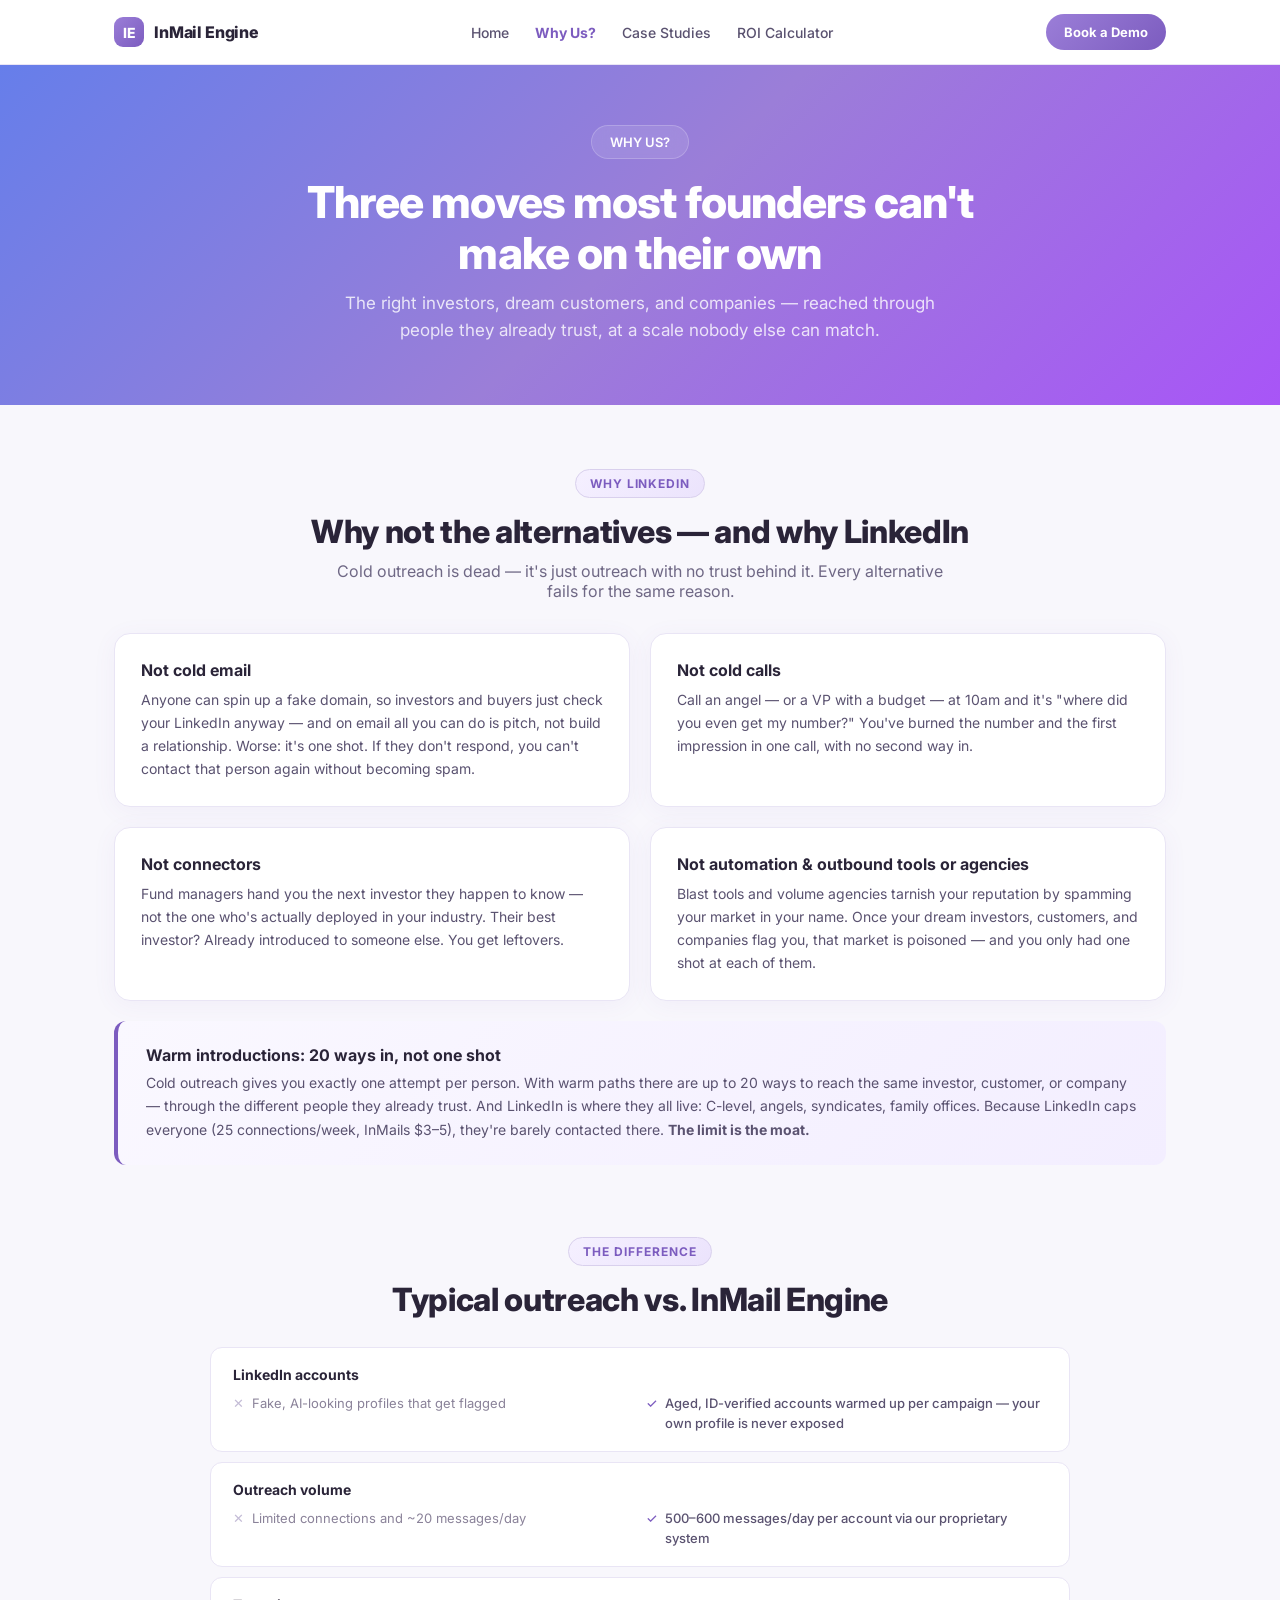
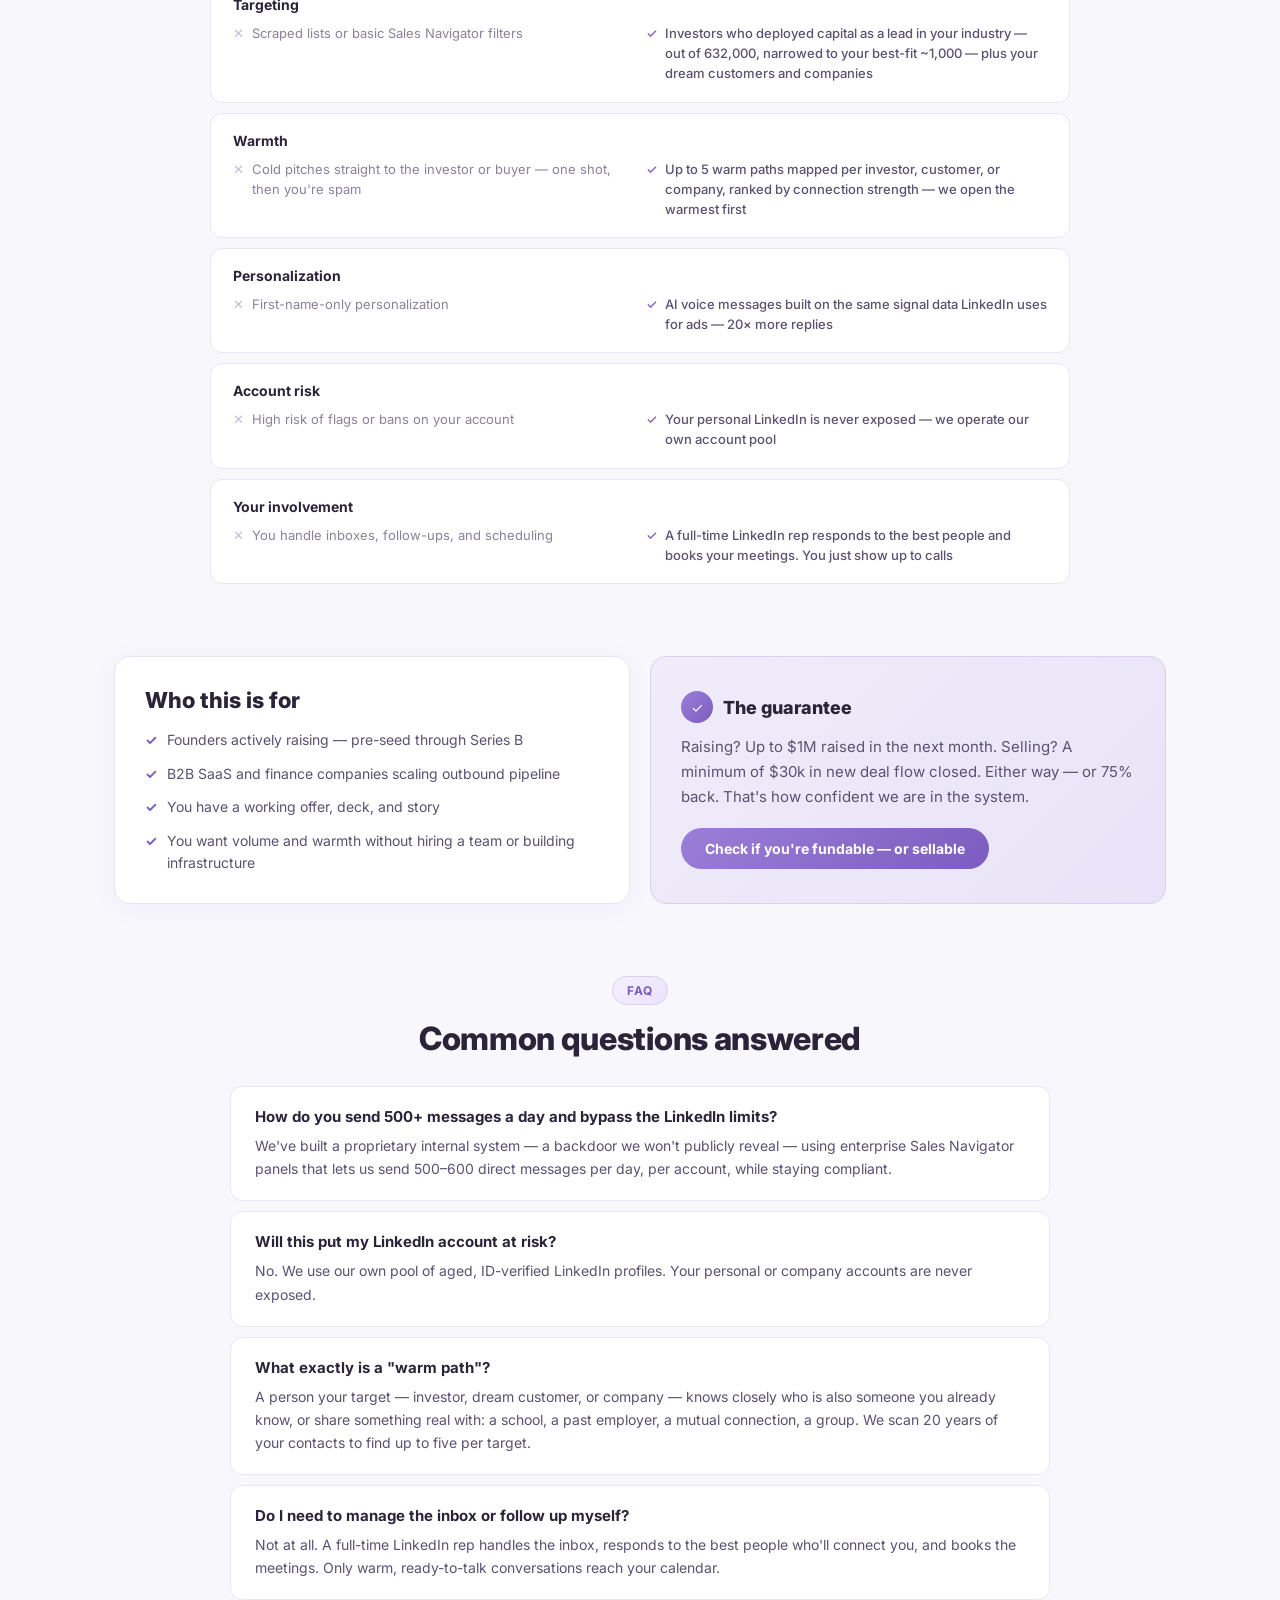
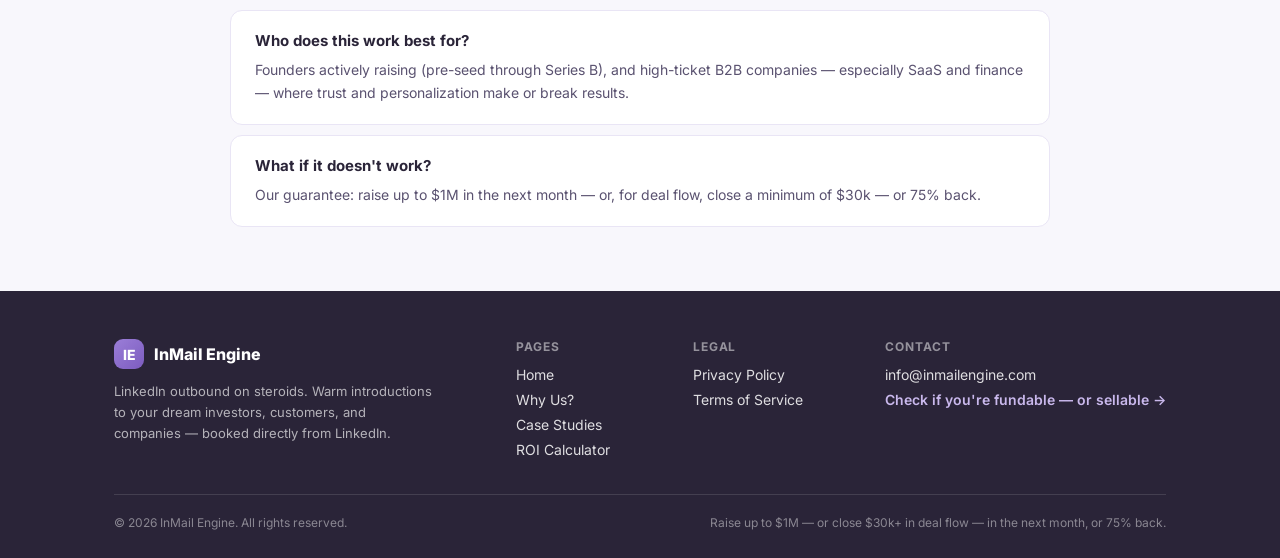
<file: why-us.html>
<!DOCTYPE html>
<html lang="en">
<head>
<meta charset="utf-8">
<meta name="viewport" content="width=device-width, initial-scale=1">
<title>Why Us — InMail Engine</title>
<meta name="description" content="Why cold outreach is dead, why LinkedIn is the moat, and what makes the InMail Engine warm-introduction system different.">
<link rel="preconnect" href="https://fonts.googleapis.com">
<link rel="preconnect" href="https://fonts.gstatic.com" crossorigin>
<link href="https://fonts.googleapis.com/css2?family=Inter:wght@300;400;500;600;700;800&display=swap" rel="stylesheet">
<link rel="stylesheet" href="/assets/site.css">
</head>
<body>

<!-- NAV -->
<nav class="ie-nav">
  <div class="ie-nav-inner">
    <a href="/" class="ie-logo">
      <span class="ie-logo-mark">IE</span>
      <span style="font-weight: 800; font-size: 16px; letter-spacing: -0.01em">InMail Engine</span>
    </a>
    <div class="ie-nav-links">
      <a href="/" class="ie-nav-link">Home</a>
      <a href="/why-us" class="ie-nav-link active">Why Us?</a>
      <a href="/case-studies" class="ie-nav-link">Case Studies</a>
      <a href="/calculator" class="ie-nav-link">ROI Calculator</a>
    </div>
    <a href="https://calendly.com/inmailengine/funding-fit-audit-with-hezekiah" target="_blank" rel="noopener" class="ie-btn-nav">Book a Demo</a>
  </div>
</nav>

<!-- HERO -->
<div style="background: linear-gradient(135deg, #667eea 0%, #9b7ed8 50%, #a855f7 100%); color: #ffffff; text-align: center; padding: 60px 24px">
  <div style="display: inline-flex; align-items: center; gap: 8px; background: rgba(255,255,255,0.1); border: 1px solid rgba(255,255,255,0.2); backdrop-filter: blur(8px); border-radius: 999px; padding: 8px 18px; font-size: 13px; font-weight: 600">WHY US?</div>
  <h1 class="ie-hero-h1" style="font-size: 44px; font-weight: 800; margin: 18px auto 12px; letter-spacing: -0.02em; max-width: 760px; line-height: 1.15">Three moves most founders can't make on their own</h1>
  <p style="color: rgba(255,255,255,0.8); font-size: 17px; max-width: 640px; margin: 0 auto; line-height: 1.6">The right investors, dream customers, and companies — reached through people they already trust, at a scale nobody else can match.</p>
</div>

<div style="max-width: 1100px; margin: 0 auto; padding: 0 24px">

  <!-- WHY NOT THE ALTERNATIVES -->
  <div style="text-align: center; margin: 64px 0 32px">
    <div class="ie-badge">WHY LINKEDIN</div>
    <h2 style="font-size: 32px; font-weight: 800; margin: 14px 0 10px; letter-spacing: -0.01em">Why not the alternatives — and why LinkedIn</h2>
    <p style="color: #6f6885; font-size: 16px; margin: 0 auto; max-width: 620px">Cold outreach is dead — it's just outreach with no trust behind it. Every alternative fails for the same reason.</p>
  </div>
  <div class="ie-grid2 ie-reveal" style="display: grid; grid-template-columns: repeat(2, 1fr); gap: 20px">
    <div class="ie-card" style="padding: 26px">
      <div style="font-weight: 700; font-size: 16px; margin-bottom: 8px">Not cold email</div>
      <div style="font-size: 14px; color: #5a5270; line-height: 1.65">Anyone can spin up a fake domain, so investors and buyers just check your LinkedIn anyway — and on email all you can do is pitch, not build a relationship. Worse: it's one shot. If they don't respond, you can't contact that person again without becoming spam.</div>
    </div>
    <div class="ie-card" style="padding: 26px">
      <div style="font-weight: 700; font-size: 16px; margin-bottom: 8px">Not cold calls</div>
      <div style="font-size: 14px; color: #5a5270; line-height: 1.65">Call an angel — or a VP with a budget — at 10am and it's "where did you even get my number?" You've burned the number and the first impression in one call, with no second way in.</div>
    </div>
    <div class="ie-card" style="padding: 26px">
      <div style="font-weight: 700; font-size: 16px; margin-bottom: 8px">Not connectors</div>
      <div style="font-size: 14px; color: #5a5270; line-height: 1.65">Fund managers hand you the next investor they happen to know — not the one who's actually deployed in your industry. Their best investor? Already introduced to someone else. You get leftovers.</div>
    </div>
    <div class="ie-card" style="padding: 26px">
      <div style="font-weight: 700; font-size: 16px; margin-bottom: 8px">Not automation &amp; outbound tools or agencies</div>
      <div style="font-size: 14px; color: #5a5270; line-height: 1.65">Blast tools and volume agencies tarnish your reputation by spamming your market in your name. Once your dream investors, customers, and companies flag you, that market is poisoned — and you only had one shot at each of them.</div>
    </div>
  </div>
  <div class="ie-reveal" style="background: linear-gradient(135deg, #faf8ff, #f3eeff); border-left: 4px solid #7c5cbf; border-radius: 12px; padding: 24px 28px; margin-top: 20px">
    <div style="font-weight: 700; font-size: 16px; margin-bottom: 6px">Warm introductions: 20 ways in, not one shot</div>
    <div style="font-size: 14px; color: #5a5270; line-height: 1.65">Cold outreach gives you exactly one attempt per person. With warm paths there are up to 20 ways to reach the same investor, customer, or company — through the different people they already trust. And LinkedIn is where they all live: C-level, angels, syndicates, family offices. Because LinkedIn caps everyone (25 connections/week, InMails $3–5), they're barely contacted there. <strong>The limit is the moat.</strong></div>
  </div>

  <!-- COMPARISON -->
  <div style="text-align: center; margin: 72px 0 28px">
    <div class="ie-badge">THE DIFFERENCE</div>
    <h2 style="font-size: 32px; font-weight: 800; margin: 14px 0 10px; letter-spacing: -0.01em">Typical outreach vs. InMail Engine</h2>
  </div>
  <div class="ie-reveal" style="max-width: 860px; margin: 0 auto; display: flex; flex-direction: column; gap: 10px">
    <div style="background: #ffffff; border: 1px solid #e9e5f5; border-radius: 12px; padding: 18px 22px">
      <div style="font-weight: 700; font-size: 14px; margin-bottom: 10px">LinkedIn accounts</div>
      <div class="ie-cmp-row" style="display: grid; grid-template-columns: 1fr 1fr; gap: 12px">
        <div style="font-size: 13px; color: #8a8299; line-height: 1.55; display: flex; gap: 8px"><span style="color: #c4bcd6">✕</span><span>Fake, AI-looking profiles that get flagged</span></div>
        <div style="font-size: 13px; color: #5a5270; line-height: 1.55; display: flex; gap: 8px; font-weight: 500"><span style="color: #7c5cbf">✓</span><span>Aged, ID-verified accounts warmed up per campaign — your own profile is never exposed</span></div>
      </div>
    </div>
    <div style="background: #ffffff; border: 1px solid #e9e5f5; border-radius: 12px; padding: 18px 22px">
      <div style="font-weight: 700; font-size: 14px; margin-bottom: 10px">Outreach volume</div>
      <div class="ie-cmp-row" style="display: grid; grid-template-columns: 1fr 1fr; gap: 12px">
        <div style="font-size: 13px; color: #8a8299; line-height: 1.55; display: flex; gap: 8px"><span style="color: #c4bcd6">✕</span><span>Limited connections and ~20 messages/day</span></div>
        <div style="font-size: 13px; color: #5a5270; line-height: 1.55; display: flex; gap: 8px; font-weight: 500"><span style="color: #7c5cbf">✓</span><span>500–600 messages/day per account via our proprietary system</span></div>
      </div>
    </div>
    <div style="background: #ffffff; border: 1px solid #e9e5f5; border-radius: 12px; padding: 18px 22px">
      <div style="font-weight: 700; font-size: 14px; margin-bottom: 10px">Targeting</div>
      <div class="ie-cmp-row" style="display: grid; grid-template-columns: 1fr 1fr; gap: 12px">
        <div style="font-size: 13px; color: #8a8299; line-height: 1.55; display: flex; gap: 8px"><span style="color: #c4bcd6">✕</span><span>Scraped lists or basic Sales Navigator filters</span></div>
        <div style="font-size: 13px; color: #5a5270; line-height: 1.55; display: flex; gap: 8px; font-weight: 500"><span style="color: #7c5cbf">✓</span><span>Investors who deployed capital as a lead in your industry — out of 632,000, narrowed to your best-fit ~1,000 — plus your dream customers and companies</span></div>
      </div>
    </div>
    <div style="background: #ffffff; border: 1px solid #e9e5f5; border-radius: 12px; padding: 18px 22px">
      <div style="font-weight: 700; font-size: 14px; margin-bottom: 10px">Warmth</div>
      <div class="ie-cmp-row" style="display: grid; grid-template-columns: 1fr 1fr; gap: 12px">
        <div style="font-size: 13px; color: #8a8299; line-height: 1.55; display: flex; gap: 8px"><span style="color: #c4bcd6">✕</span><span>Cold pitches straight to the investor or buyer — one shot, then you're spam</span></div>
        <div style="font-size: 13px; color: #5a5270; line-height: 1.55; display: flex; gap: 8px; font-weight: 500"><span style="color: #7c5cbf">✓</span><span>Up to 5 warm paths mapped per investor, customer, or company, ranked by connection strength — we open the warmest first</span></div>
      </div>
    </div>
    <div style="background: #ffffff; border: 1px solid #e9e5f5; border-radius: 12px; padding: 18px 22px">
      <div style="font-weight: 700; font-size: 14px; margin-bottom: 10px">Personalization</div>
      <div class="ie-cmp-row" style="display: grid; grid-template-columns: 1fr 1fr; gap: 12px">
        <div style="font-size: 13px; color: #8a8299; line-height: 1.55; display: flex; gap: 8px"><span style="color: #c4bcd6">✕</span><span>First-name-only personalization</span></div>
        <div style="font-size: 13px; color: #5a5270; line-height: 1.55; display: flex; gap: 8px; font-weight: 500"><span style="color: #7c5cbf">✓</span><span>AI voice messages built on the same signal data LinkedIn uses for ads — 20× more replies</span></div>
      </div>
    </div>
    <div style="background: #ffffff; border: 1px solid #e9e5f5; border-radius: 12px; padding: 18px 22px">
      <div style="font-weight: 700; font-size: 14px; margin-bottom: 10px">Account risk</div>
      <div class="ie-cmp-row" style="display: grid; grid-template-columns: 1fr 1fr; gap: 12px">
        <div style="font-size: 13px; color: #8a8299; line-height: 1.55; display: flex; gap: 8px"><span style="color: #c4bcd6">✕</span><span>High risk of flags or bans on your account</span></div>
        <div style="font-size: 13px; color: #5a5270; line-height: 1.55; display: flex; gap: 8px; font-weight: 500"><span style="color: #7c5cbf">✓</span><span>Your personal LinkedIn is never exposed — we operate our own account pool</span></div>
      </div>
    </div>
    <div style="background: #ffffff; border: 1px solid #e9e5f5; border-radius: 12px; padding: 18px 22px">
      <div style="font-weight: 700; font-size: 14px; margin-bottom: 10px">Your involvement</div>
      <div class="ie-cmp-row" style="display: grid; grid-template-columns: 1fr 1fr; gap: 12px">
        <div style="font-size: 13px; color: #8a8299; line-height: 1.55; display: flex; gap: 8px"><span style="color: #c4bcd6">✕</span><span>You handle inboxes, follow-ups, and scheduling</span></div>
        <div style="font-size: 13px; color: #5a5270; line-height: 1.55; display: flex; gap: 8px; font-weight: 500"><span style="color: #7c5cbf">✓</span><span>A full-time LinkedIn rep responds to the best people and books your meetings. You just show up to calls</span></div>
      </div>
    </div>
  </div>

  <!-- WHO THIS IS FOR -->
  <div class="ie-grid2 ie-reveal" style="display: grid; grid-template-columns: 1fr 1fr; gap: 20px; margin-top: 72px">
    <div class="ie-card" style="padding: 30px">
      <h2 style="font-size: 22px; font-weight: 800; margin: 0 0 16px">Who this is for</h2>
      <div style="display: flex; flex-direction: column; gap: 12px">
        <div style="display: flex; gap: 10px; font-size: 14px; color: #5a5270; line-height: 1.55"><span style="color: #7c5cbf; font-weight: 700">✓</span><span>Founders actively raising — pre-seed through Series B</span></div>
        <div style="display: flex; gap: 10px; font-size: 14px; color: #5a5270; line-height: 1.55"><span style="color: #7c5cbf; font-weight: 700">✓</span><span>B2B SaaS and finance companies scaling outbound pipeline</span></div>
        <div style="display: flex; gap: 10px; font-size: 14px; color: #5a5270; line-height: 1.55"><span style="color: #7c5cbf; font-weight: 700">✓</span><span>You have a working offer, deck, and story</span></div>
        <div style="display: flex; gap: 10px; font-size: 14px; color: #5a5270; line-height: 1.55"><span style="color: #7c5cbf; font-weight: 700">✓</span><span>You want volume and warmth without hiring a team or building infrastructure</span></div>
      </div>
    </div>
    <div style="background: linear-gradient(135deg, #f0ecfa, #e9e3f7); border: 1px solid #d9d0ed; border-radius: 16px; padding: 30px; display: flex; flex-direction: column; justify-content: center; gap: 12px">
      <div style="display: flex; align-items: center; gap: 10px">
        <span style="width: 32px; height: 32px; border-radius: 50%; background: linear-gradient(135deg, #9b7ed8, #7c5cbf); color: #ffffff; display: flex; align-items: center; justify-content: center; font-size: 14px; flex: 0 0 auto">&#10003;</span>
        <span style="font-weight: 800; font-size: 18px">The guarantee</span>
      </div>
      <div style="font-size: 15px; color: #5a5270; line-height: 1.65">Raising? Up to $1M raised in the next month. Selling? A minimum of $30k in new deal flow closed. Either way — or 75% back. That's how confident we are in the system.</div>
      <a href="https://calendly.com/inmailengine/funding-fit-audit-with-hezekiah" target="_blank" rel="noopener" class="ie-btn-gradient" style="align-self: flex-start; font-size: 14px; padding: 12px 24px; margin-top: 6px">Check if you're fundable — or sellable</a>
    </div>
  </div>

  <!-- FAQ -->
  <div style="text-align: center; margin: 72px 0 28px">
    <div class="ie-badge">FAQ</div>
    <h2 style="font-size: 32px; font-weight: 800; margin: 14px 0 10px; letter-spacing: -0.01em">Common questions answered</h2>
  </div>
  <div class="ie-reveal" style="max-width: 820px; margin: 0 auto; display: flex; flex-direction: column; gap: 10px">
    <div style="background: #ffffff; border: 1px solid #e9e5f5; border-radius: 12px; padding: 20px 24px">
      <div style="font-weight: 700; font-size: 15px; margin-bottom: 8px">How do you send 500+ messages a day and bypass the LinkedIn limits?</div>
      <div style="font-size: 14px; color: #5a5270; line-height: 1.65">We've built a proprietary internal system — a backdoor we won't publicly reveal — using enterprise Sales Navigator panels that lets us send 500–600 direct messages per day, per account, while staying compliant.</div>
    </div>
    <div style="background: #ffffff; border: 1px solid #e9e5f5; border-radius: 12px; padding: 20px 24px">
      <div style="font-weight: 700; font-size: 15px; margin-bottom: 8px">Will this put my LinkedIn account at risk?</div>
      <div style="font-size: 14px; color: #5a5270; line-height: 1.65">No. We use our own pool of aged, ID-verified LinkedIn profiles. Your personal or company accounts are never exposed.</div>
    </div>
    <div style="background: #ffffff; border: 1px solid #e9e5f5; border-radius: 12px; padding: 20px 24px">
      <div style="font-weight: 700; font-size: 15px; margin-bottom: 8px">What exactly is a "warm path"?</div>
      <div style="font-size: 14px; color: #5a5270; line-height: 1.65">A person your target — investor, dream customer, or company — knows closely who is also someone you already know, or share something real with: a school, a past employer, a mutual connection, a group. We scan 20 years of your contacts to find up to five per target.</div>
    </div>
    <div style="background: #ffffff; border: 1px solid #e9e5f5; border-radius: 12px; padding: 20px 24px">
      <div style="font-weight: 700; font-size: 15px; margin-bottom: 8px">Do I need to manage the inbox or follow up myself?</div>
      <div style="font-size: 14px; color: #5a5270; line-height: 1.65">Not at all. A full-time LinkedIn rep handles the inbox, responds to the best people who'll connect you, and books the meetings. Only warm, ready-to-talk conversations reach your calendar.</div>
    </div>
    <div style="background: #ffffff; border: 1px solid #e9e5f5; border-radius: 12px; padding: 20px 24px">
      <div style="font-weight: 700; font-size: 15px; margin-bottom: 8px">Who does this work best for?</div>
      <div style="font-size: 14px; color: #5a5270; line-height: 1.65">Founders actively raising (pre-seed through Series B), and high-ticket B2B companies — especially SaaS and finance — where trust and personalization make or break results.</div>
    </div>
    <div style="background: #ffffff; border: 1px solid #e9e5f5; border-radius: 12px; padding: 20px 24px">
      <div style="font-weight: 700; font-size: 15px; margin-bottom: 8px">What if it doesn't work?</div>
      <div style="font-size: 14px; color: #5a5270; line-height: 1.65">Our guarantee: raise up to $1M in the next month — or, for deal flow, close a minimum of $30k — or 75% back.</div>
    </div>
  </div>
</div>

<!-- FOOTER -->
<footer style="background: #2a2438; color: #ffffff; margin-top: 64px">
  <div style="max-width: 1100px; margin: 0 auto; padding: 48px 24px 28px">
    <div style="display: flex; flex-wrap: wrap; gap: 40px; justify-content: space-between">
      <div style="max-width: 320px">
        <div style="display: flex; align-items: center; gap: 10px; margin-bottom: 12px">
          <span class="ie-logo-mark">IE</span>
          <span style="font-weight: 800; font-size: 16px">InMail Engine</span>
        </div>
        <div style="font-size: 13px; color: rgba(255,255,255,0.65); line-height: 1.6">LinkedIn outbound on steroids. Warm introductions to your dream investors, customers, and companies — booked directly from LinkedIn.</div>
      </div>
      <div>
        <div style="font-size: 12px; font-weight: 700; letter-spacing: 0.08em; color: rgba(255,255,255,0.5); margin-bottom: 12px">PAGES</div>
        <div style="display: flex; flex-direction: column; gap: 8px">
          <a href="/" class="ie-footer-link">Home</a>
          <a href="/why-us" class="ie-footer-link">Why Us?</a>
          <a href="/case-studies" class="ie-footer-link">Case Studies</a>
          <a href="/calculator" class="ie-footer-link">ROI Calculator</a>
        </div>
      </div>
      <div>
        <div style="font-size: 12px; font-weight: 700; letter-spacing: 0.08em; color: rgba(255,255,255,0.5); margin-bottom: 12px">LEGAL</div>
        <div style="display: flex; flex-direction: column; gap: 8px">
          <a href="/privacy-policy" class="ie-footer-link">Privacy Policy</a>
          <a href="/terms-of-service" class="ie-footer-link">Terms of Service</a>
        </div>
      </div>
      <div>
        <div style="font-size: 12px; font-weight: 700; letter-spacing: 0.08em; color: rgba(255,255,255,0.5); margin-bottom: 12px">CONTACT</div>
        <div style="display: flex; flex-direction: column; gap: 8px">
          <a href="mailto:info@inmailengine.com" class="ie-footer-link">info@inmailengine.com</a>
          <a href="https://calendly.com/inmailengine/funding-fit-audit-with-hezekiah" target="_blank" rel="noopener" class="ie-footer-cta">Check if you're fundable — or sellable →</a>
        </div>
      </div>
    </div>
    <div style="border-top: 1px solid rgba(255,255,255,0.12); margin-top: 36px; padding-top: 20px; display: flex; flex-wrap: wrap; gap: 12px; justify-content: space-between; font-size: 12px; color: rgba(255,255,255,0.45)">
      <span>© 2026 InMail Engine. All rights reserved.</span>
      <span>Raise up to $1M — or close $30k+ in deal flow — in the next month, or 75% back.</span>
    </div>
  </div>
</footer>

<script src="/assets/site.js"></script>
</body>
</html>
</file>
<file: assets/site.css>
/* Shared styles for all InMail Engine pages */
html, body { margin: 0; padding: 0; background: #f8f7fc; font-family: 'Inter', sans-serif; color: #2a2438; }
* { box-sizing: border-box; }
a { color: #7c5cbf; text-decoration: none; }
a:hover { color: #9b7ed8; }

@keyframes ie-marquee { from { transform: translateX(0); } to { transform: translateX(-50%); } }
@keyframes ie-flow { 0% { left: 0%; } 100% { left: calc(100% - 16px); } }
@keyframes ie-nodeflash {
  0%, 100% { border-color: #d9d0ed; box-shadow: none; transform: scale(1); background: #ffffff; color: #7c5cbf; }
  2%, 5% { border-color: #7c5cbf; box-shadow: 0 0 0 8px rgba(124,92,191,0.14), 0 6px 18px rgba(124,92,191,0.35); transform: scale(1.14); background: linear-gradient(135deg, #9b7ed8, #7c5cbf); color: #ffffff; }
  9% { border-color: #d9d0ed; box-shadow: none; transform: scale(1); background: #ffffff; color: #7c5cbf; }
}
@keyframes ie-labelflash {
  0%, 100% { color: #9a94ab; }
  2%, 5% { color: #7c5cbf; }
  9% { color: #9a94ab; }
}
.ie-reveal { opacity: 0; transform: translateY(26px); transition: opacity 0.7s ease, transform 0.7s ease; }
.ie-reveal.ie-in { opacity: 1; transform: translateY(0); }

/* Nav */
.ie-nav { background: rgba(255,255,255,0.92); backdrop-filter: blur(12px); border-bottom: 1px solid #e9e5f5; position: sticky; top: 0; z-index: 100; }
.ie-nav-inner { max-width: 1100px; margin: 0 auto; padding: 0 24px; height: 64px; display: flex; align-items: center; justify-content: space-between; gap: 16px; }
.ie-logo { display: flex; align-items: center; gap: 10px; color: #2a2438; }
.ie-logo:hover { color: #2a2438; }
.ie-logo-mark { width: 30px; height: 30px; border-radius: 9px; background: linear-gradient(135deg, #9b7ed8, #7c5cbf); color: #ffffff; display: flex; align-items: center; justify-content: center; font-size: 14px; font-weight: 800; }
.ie-nav-links { display: flex; align-items: center; gap: 26px; }
.ie-nav-link { font-size: 14px; font-weight: 500; color: #5a5270; transition: color 0.2s; }
.ie-nav-link:hover { color: #7c5cbf; }
.ie-nav-link.active { font-weight: 700; color: #7c5cbf; }
.ie-btn-nav { background: linear-gradient(135deg, #9b7ed8, #7c5cbf); color: #ffffff; font-size: 13px; font-weight: 700; padding: 10px 18px; border-radius: 999px; white-space: nowrap; transition: transform 0.2s, box-shadow 0.2s; }
.ie-btn-nav:hover { color: #ffffff; transform: translateY(-1px); box-shadow: 0 4px 14px rgba(124,92,191,0.35); }

/* Buttons */
.ie-btn-hero-primary { background: #ffffff; color: #7c5cbf; font-weight: 700; font-size: 15px; padding: 14px 26px; border-radius: 999px; transition: transform 0.2s, box-shadow 0.2s; }
.ie-btn-hero-primary:hover { color: #7c5cbf; transform: translateY(-2px); box-shadow: 0 8px 24px rgba(0,0,0,0.18); }
.ie-btn-hero-secondary { background: rgba(255,255,255,0.12); border: 1px solid rgba(255,255,255,0.35); color: #ffffff; font-weight: 600; font-size: 15px; padding: 14px 26px; border-radius: 999px; transition: background 0.2s; }
.ie-btn-hero-secondary:hover { color: #ffffff; background: rgba(255,255,255,0.22); }
.ie-btn-gradient { display: inline-block; background: linear-gradient(135deg, #9b7ed8, #7c5cbf); color: #ffffff; font-weight: 700; border-radius: 999px; transition: transform 0.2s, box-shadow 0.2s; }
.ie-btn-gradient:hover { color: #ffffff; transform: translateY(-2px); box-shadow: 0 6px 18px rgba(124,92,191,0.35); }

/* Cards */
.ie-card { background: #ffffff; border: 1px solid #e9e5f5; border-radius: 16px; box-shadow: 0 4px 24px rgba(124,92,191,0.06); }
.ie-card-lift { transition: transform 0.2s; }
.ie-card-lift:hover { transform: translateY(-3px); }
.ie-card-link { display: block; color: #2a2438; transition: transform 0.2s, box-shadow 0.2s; }
.ie-card-link:hover { color: #2a2438; transform: translateY(-3px); box-shadow: 0 8px 28px rgba(124,92,191,0.14); }

/* Section badge */
.ie-badge { display: inline-flex; align-items: center; gap: 6px; background: linear-gradient(135deg, #f5f0ff, #ebe3fc); border: 1px solid #d9d0ed; color: #7c5cbf; border-radius: 999px; padding: 6px 14px; font-size: 12px; font-weight: 700; letter-spacing: 0.08em; }

/* Footer */
.ie-footer-link { color: rgba(255,255,255,0.85); font-size: 14px; }
.ie-footer-link:hover { color: #c9b8ec; }
.ie-footer-cta { color: #c9b8ec; font-size: 14px; font-weight: 600; }
.ie-footer-cta:hover { color: #ffffff; }

@media (max-width: 640px) {
  .ie-hero-h1 { font-size: 30px !important; }
  .ie-grid3 { grid-template-columns: 1fr !important; }
  .ie-grid2 { grid-template-columns: 1fr !important; }
  .ie-grid4 { grid-template-columns: 1fr 1fr !important; }
  .ie-cmp-row { grid-template-columns: 1fr !important; }
  .ie-nav-links { display: none; }
}
</file>
